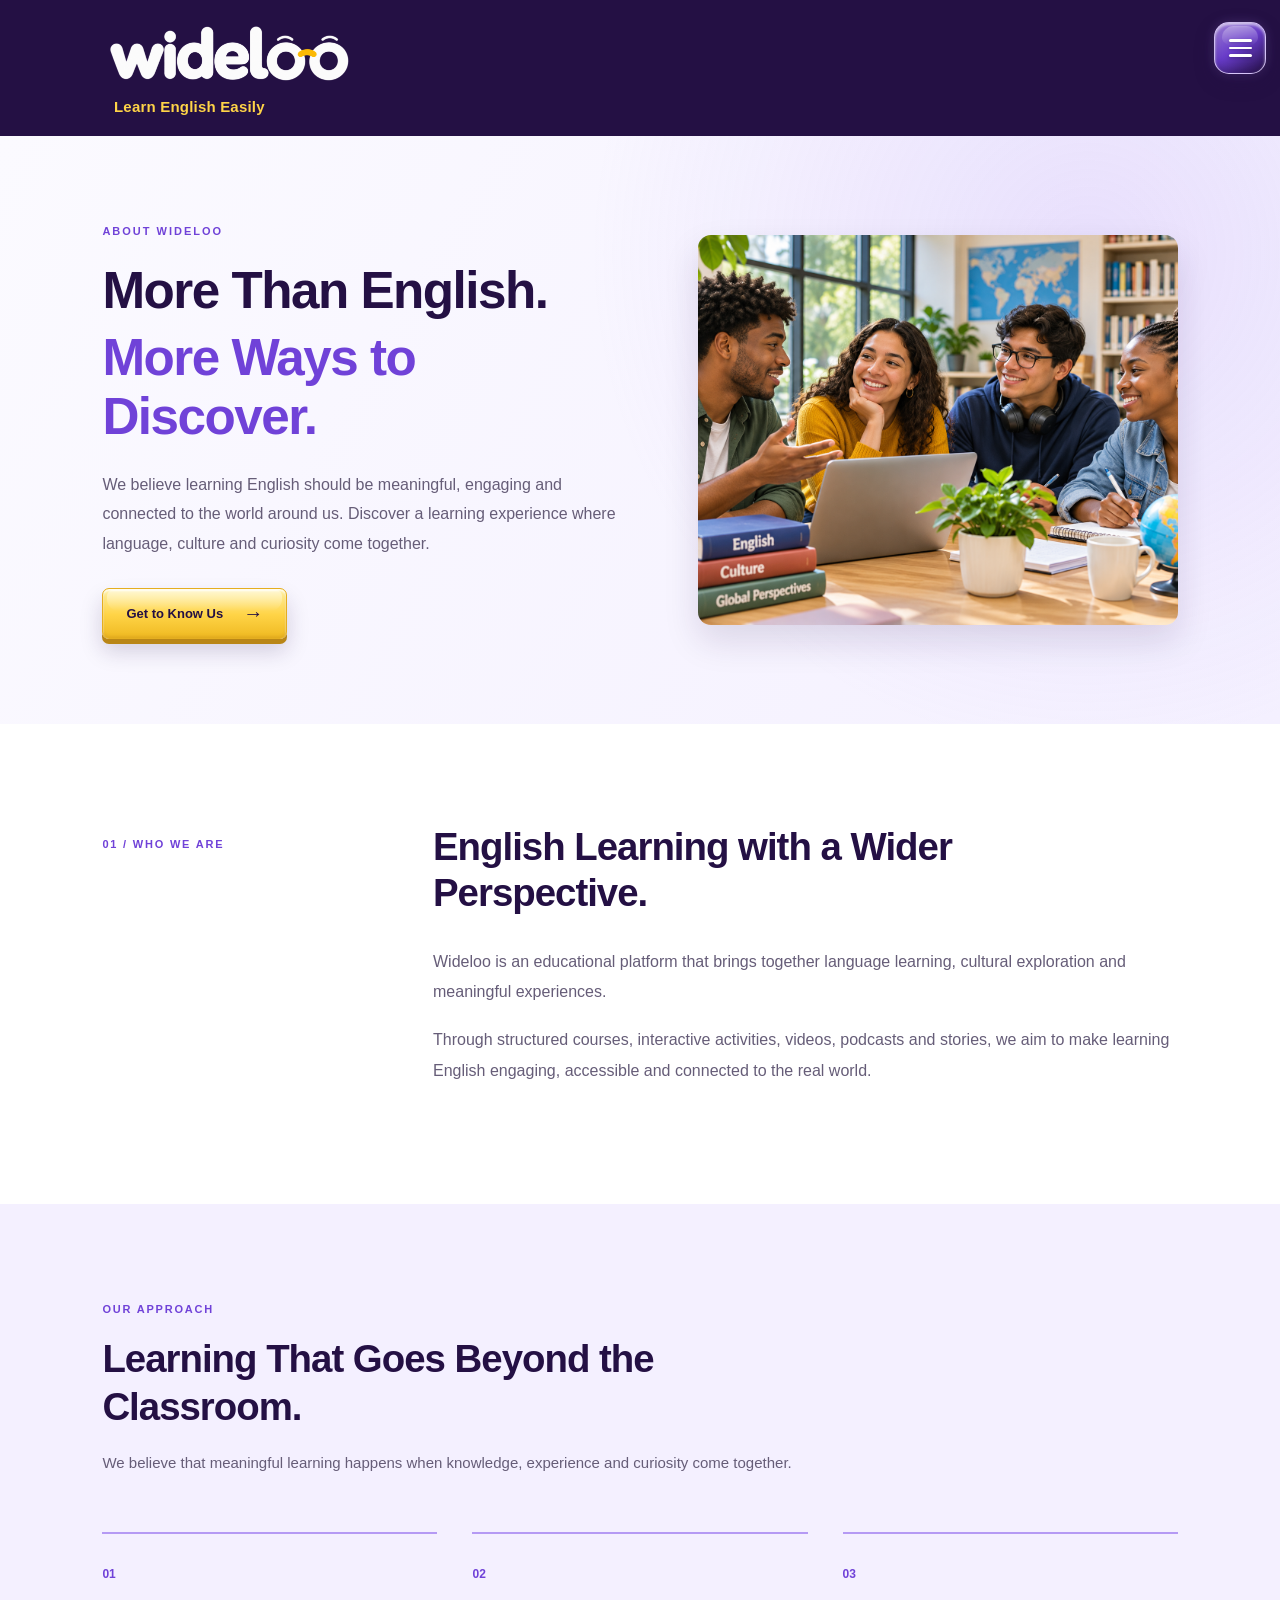
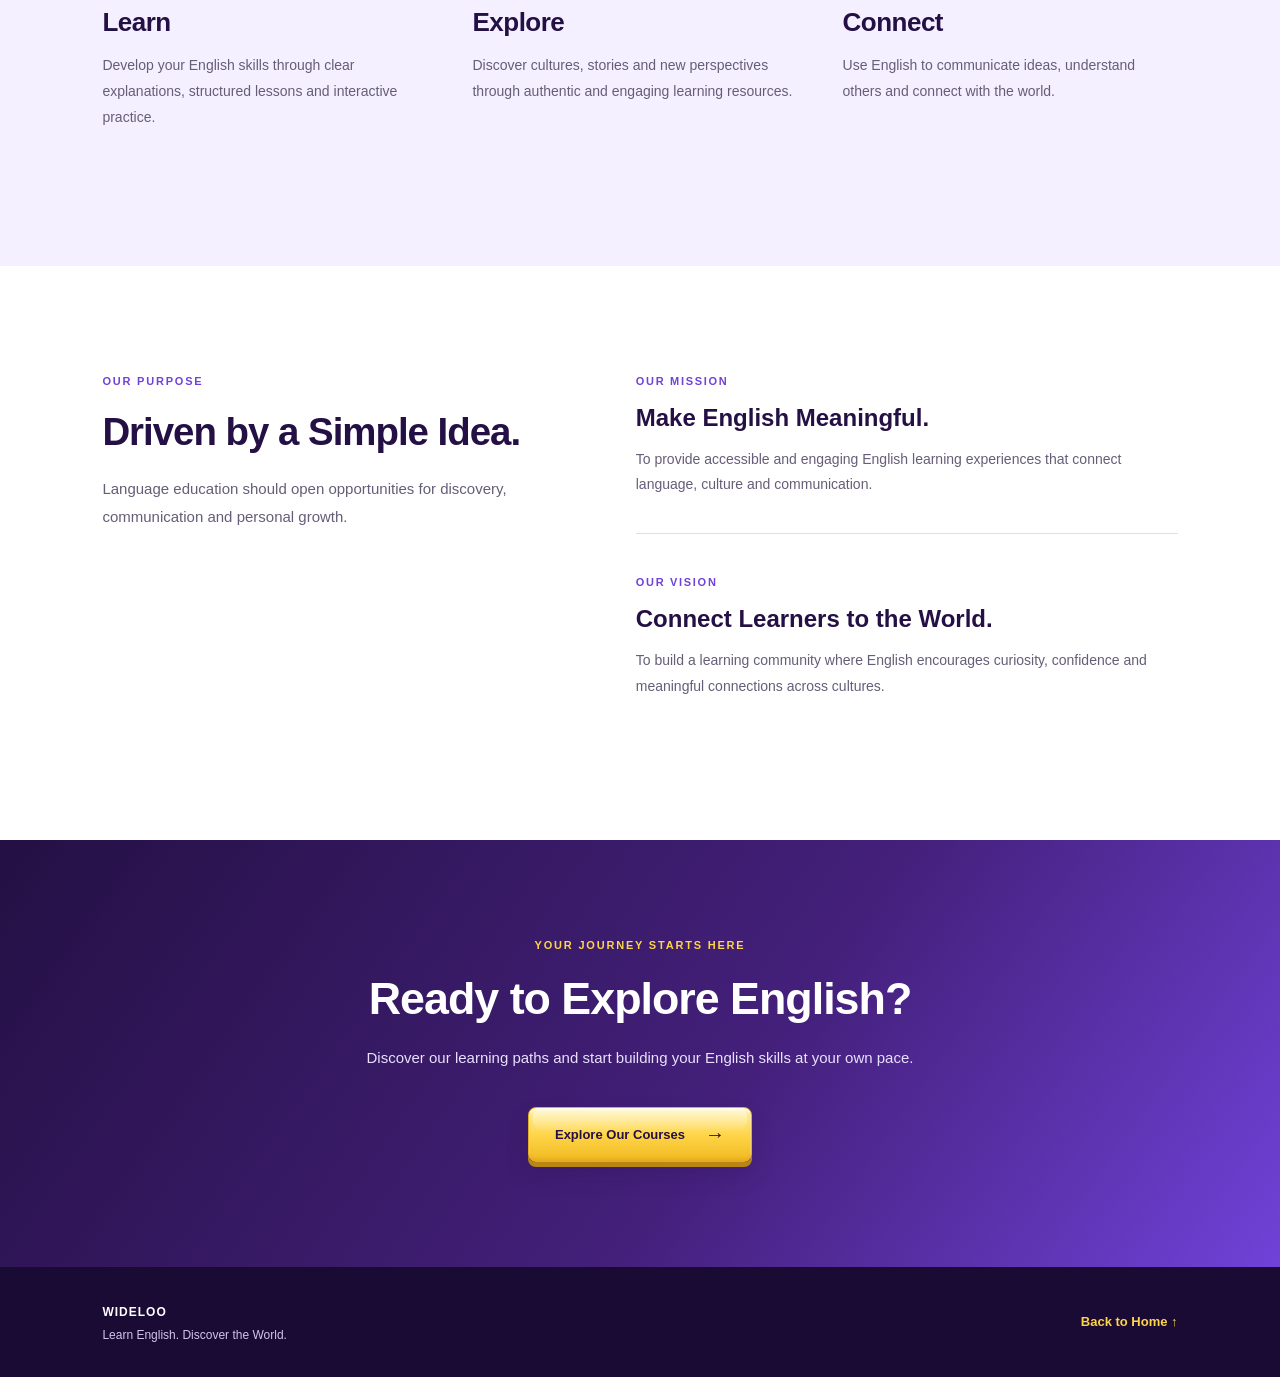
<file: about/about.html>
<!DOCTYPE html>
<html lang="en">

<head>
    <meta charset="UTF-8">
    <meta name="viewport" content="width=device-width, initial-scale=1.0">

    <meta name="description"
          content="Discover the philosophy, mission and vision behind Wideloo.">

    <title>About Us | Wideloo</title>

    <!-- ABOUT US STYLES -->
    <link rel="stylesheet" href="about.css">

    <!-- ABOUT US JAVASCRIPT -->
    <script src="about.js" defer></script>

    <!-- FLOATING NAVIGATION MENU -->
    <link rel="stylesheet" href="../floating-menu.css">
    <script src="../floating-menu.js" defer></script>

</head>

<body>

    <!-- HEADER -->
    <header class="about-header">
        <div class="about-topbar">
            <a href="../index.html" class="about-brand" aria-label="Wideloo - Home">
                <img src="../images/wideloo-logo.png" class="wideloo-logo" alt="Wideloo">
            </a>
            <p class="about-header-motto">Learn English Easily</p>
        </div>
    </header>

    <main>

        <!-- ABOUT HERO -->
<section class="about-hero">

    <div class="about-hero-content">

        <span class="eyebrow">ABOUT WIDELOO</span>

        <h1>
            More Than English.
            <span>More Ways to Discover.</span>
        </h1>

        <p>
            We believe learning English should be meaningful,
            engaging and connected to the world around us.
            Discover a learning experience where language,
            culture and curiosity come together.
        </p>

        <a href="#our-story" class="about-primary-button">
            Get to Know Us
            <span aria-hidden="true">→</span>
        </a>

    </div>

    <div class="about-hero-image">

        <img
            src="../images/about-learning.png"
            alt="Students collaborating and learning English together"
            loading="eager"
        >

    </div>

</section>

        
<!-- WHO WE ARE -->
<section id="our-story" class="about-introduction">

    <div class="about-section-label">
        <span>01 / WHO WE ARE</span>
    </div>

    <div class="about-introduction-content">

        <h2>English Learning with a Wider Perspective.</h2>

        <p>
            Wideloo is an educational
            platform that brings together language learning,
            cultural exploration and meaningful experiences.
        </p>

        <p>
            Through structured courses, interactive activities,
            videos, podcasts and stories, we aim to make
            learning English engaging, accessible and
            connected to the real world.
        </p>

    </div>

</section>


<!-- OUR APPROACH -->
<section class="about-approach">

    <div class="about-section-heading">

        <span class="about-small-label">OUR APPROACH</span>

        <h2>Learning That Goes Beyond the Classroom.</h2>

        <p>
            We believe that meaningful learning happens when
            knowledge, experience and curiosity come together.
        </p>

    </div>

    <div class="about-approach-grid">

        <article class="approach-item">

            <span class="approach-number">01</span>

            <h3>Learn</h3>

            <p>
                Develop your English skills through clear
                explanations, structured lessons and
                interactive practice.
            </p>

        </article>

        <article class="approach-item">

            <span class="approach-number">02</span>

            <h3>Explore</h3>

            <p>
                Discover cultures, stories and new
                perspectives through authentic and
                engaging learning resources.
            </p>

        </article>

        <article class="approach-item">

            <span class="approach-number">03</span>

            <h3>Connect</h3>

            <p>
                Use English to communicate ideas,
                understand others and connect
                with the world.
            </p>

        </article>

    </div>

</section>

<!-- MISSION AND VISION -->
<section class="about-purpose">

    <div class="about-purpose-intro">

        <span class="about-small-label">OUR PURPOSE</span>

        <h2>Driven by a Simple Idea.</h2>

        <p>
            Language education should open opportunities
            for discovery, communication and personal growth.
        </p>

    </div>

    <div class="about-purpose-content">

        <div class="purpose-item">

            <span>OUR MISSION</span>

            <h3>Make English Meaningful.</h3>

            <p>
                To provide accessible and engaging English
                learning experiences that connect language,
                culture and communication.
            </p>

        </div>

        <div class="purpose-item">

            <span>OUR VISION</span>

            <h3>Connect Learners to the World.</h3>

            <p>
                To build a learning community where English
                encourages curiosity, confidence and
                meaningful connections across cultures.
            </p>

        </div>

    </div>

</section>

<!-- FINAL INVITATION -->
<section class="about-final">

    <span class="about-small-label">YOUR JOURNEY STARTS HERE</span>

    <h2>Ready to Explore English?</h2>

    <p>
        Discover our learning paths and start building
        your English skills at your own pace.
    </p>

    <a href="../courses/courses.html" class="about-primary-button">
        Explore Our Courses
        <span aria-hidden="true">→</span>
    </a>

</section>

    </main>

    <footer class="about-footer">

        <div>
            <strong>WIDELOO</strong>
            <p>Learn English. Discover the World.</p>
        </div>

        <a href="../index.html">Back to Home ↑</a>

    </footer>

</body>
</html>
</file>
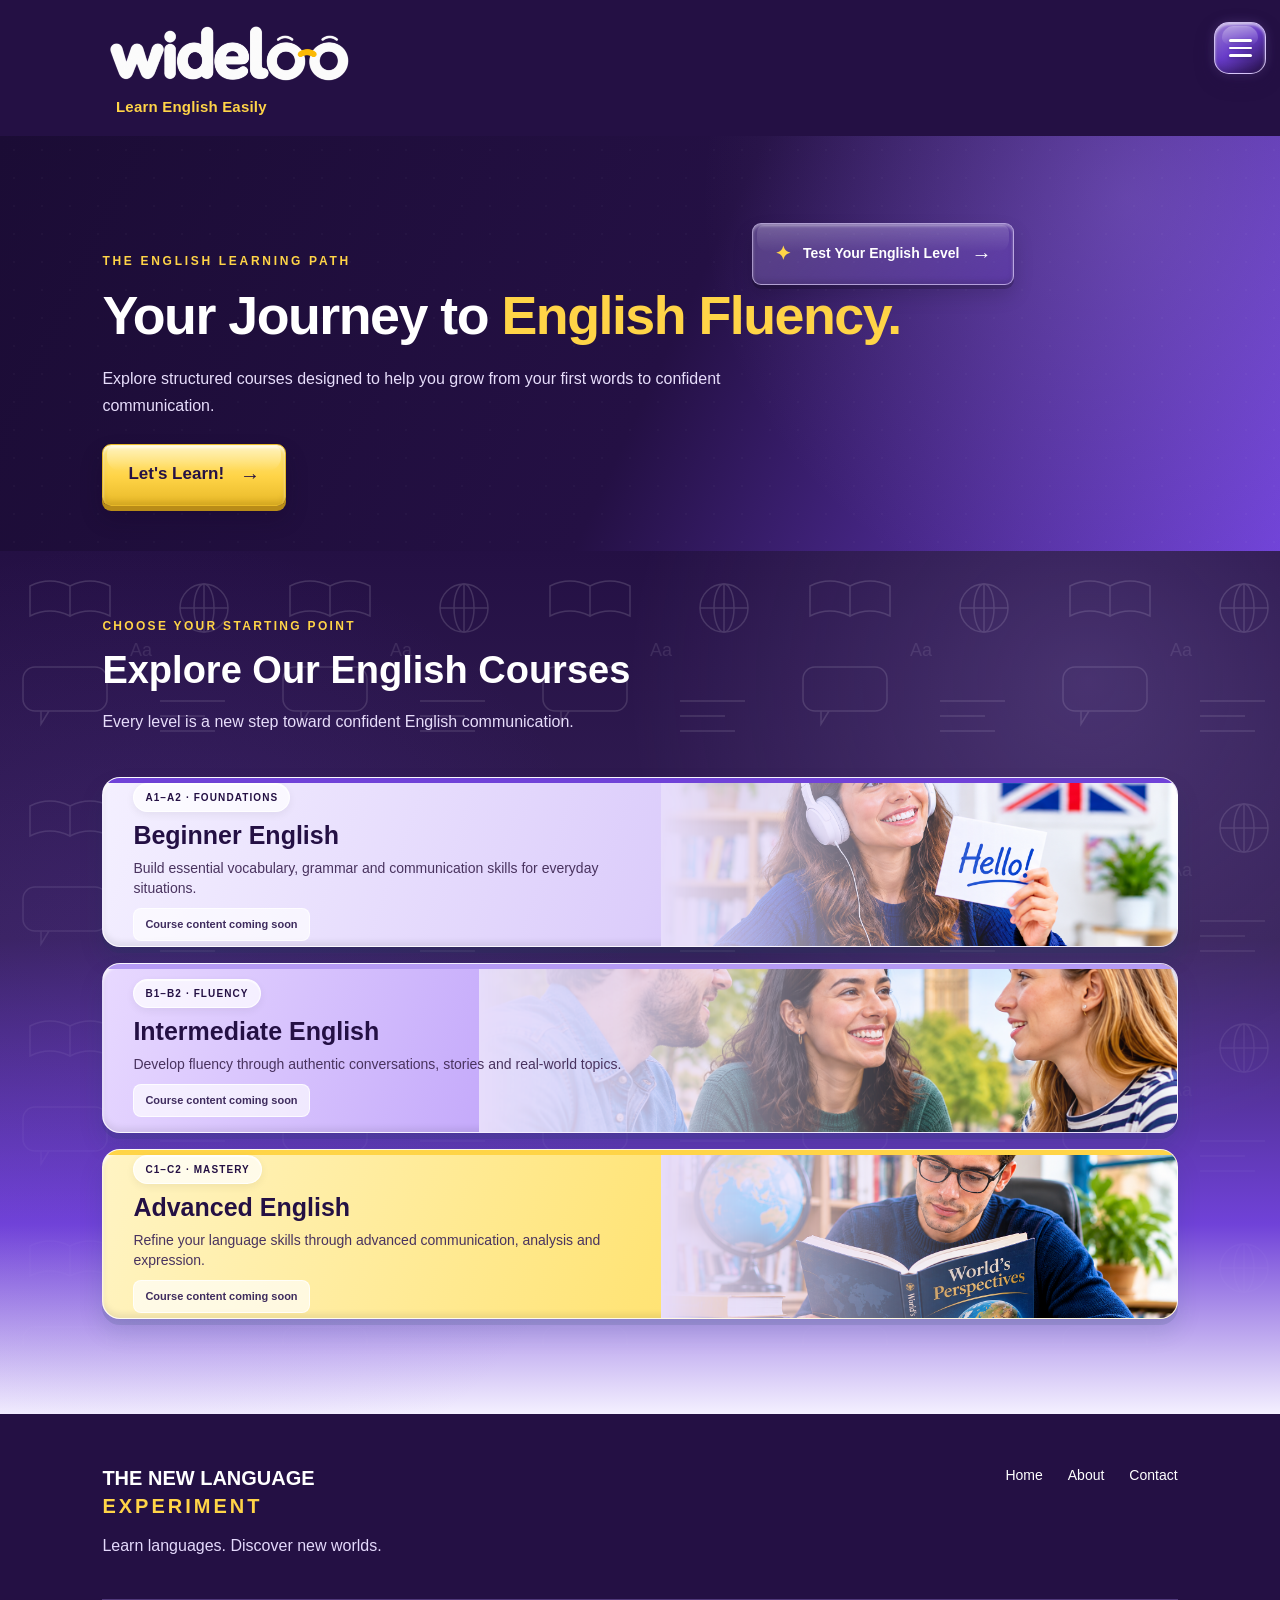
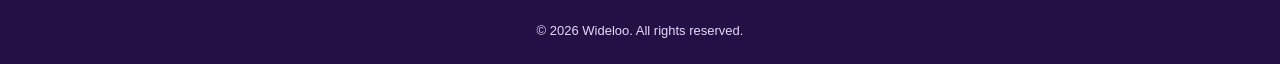
<file: courses/courses.html>
<!DOCTYPE html>
<html lang="en">

<head>
    <meta charset="UTF-8">
    <meta name="viewport"
          content="width=device-width, initial-scale=1.0">

    <meta name="description"
          content="Explore English courses from beginner to advanced at Wideloo. Learn English Easily.">

    <title>Courses | Wideloo</title>

    <!-- MAIN STYLES -->
    <link rel="stylesheet" href="../style.css">
    <link rel="stylesheet" href="courses.css">

    <!-- FLOATING NAVIGATION MENU -->
    <link rel="stylesheet" href="../floating-menu.css">
    <script src="../floating-menu.js" defer></script>
    <script src="courses.js" defer></script>

</head>

<body>

  
<!-- WIDELOO BRAND HEADER -->
<header class="courses-header">
    <div class="site-header-banner">
        <a href="../index.html" class="site-header-brand" aria-label="Wideloo - Home">
            <img class="wideloo-logo" src="../images/wideloo-logo.png" alt="Wideloo">
        </a>
        <p class="site-header-motto">Learn English Easily</p>
    </div>
</header>

    <main>

        <!-- COURSES INTRODUCTION -->

        <section class="courses-hero">

            <div class="courses-hero-content">

                <span class="courses-eyebrow">
                    THE ENGLISH LEARNING PATH
                </span>

                <h1>
                    Your Journey to
                    <span>English Fluency.</span>
                </h1>

                <p>
                    Explore structured courses designed
                    to help you grow from your first words
                    to confident communication.
                </p>
                
<div class="courses-hero-actions">

    <a href="#course-path"
       class="courses-hero-button">
        Let's Learn!
        <span aria-hidden="true">→</span>
    </a>

<a href="../diagnostic/diagnostic.html"
   class="courses-diagnostic-button"
   aria-label="Test Your English Level"
   title="Discover your English level">

    <span class="diagnostic-icon" aria-hidden="true">✦</span>

    <span class="diagnostic-text">
        Test Your English Level
    </span>

    <span class="diagnostic-arrow" aria-hidden="true">→</span>

</a>

</div>

            </div>

        </section>

        <!-- COURSE PATH -->

        <section id="course-path" class="courses-section">

            <div class="courses-section-heading">

                <span class="courses-section-label">
                    CHOOSE YOUR STARTING POINT
                </span>

                <h2>Explore Our English Courses</h2>

                <p>
                    Every level is a new step toward
                    confident English communication.
                </p>

            </div>

            <div class="courses-grid">

                <!-- BEGINNER -->

                <article class="course-path-card beginner">

                    <div class="course-path-image">
                        <img src="../images/level 1.png"
                             alt="Beginner English learning">
                    </div>

                    <div class="course-path-content">

                        <span class="course-path-level">
                            A1–A2 · FOUNDATIONS
                        </span>

                        <h3>Beginner English</h3>

                        <p>
                            Build essential vocabulary,
                            grammar and communication
                            skills for everyday situations.
                        </p>

                        <span class="course-path-status">
                            Course content coming soon
                        </span>

                    </div>

                </article>

                <!-- INTERMEDIATE -->

                <article class="course-path-card intermediate">

                    <div class="course-path-image">
                        <img src="../images/level 2.png"
                             alt="Intermediate English learning">
                    </div>

                    <div class="course-path-content">

                        <span class="course-path-level">
                            B1–B2 · FLUENCY
                        </span>

                        <h3>Intermediate English</h3>

                        <p>
                            Develop fluency through
                            authentic conversations,
                            stories and real-world topics.
                        </p>

                        <span class="course-path-status">
                            Course content coming soon
                        </span>

                    </div>

                </article>

                <!-- ADVANCED -->

                <article class="course-path-card advanced">

                    <div class="course-path-image">
                        <img src="../images/level 3.png"
                             alt="Advanced English learning">
                    </div>

                    <div class="course-path-content">

                        <span class="course-path-level">
                            C1–C2 · MASTERY
                        </span>

                        <h3>Advanced English</h3>

                        <p>
                            Refine your language skills
                            through advanced communication,
                            analysis and expression.
                        </p>

                        <span class="course-path-status">
                            Course content coming soon
                        </span>

                    </div>

                </article>

            </div>

        </section>

    </main>

    <!-- FOOTER -->

    <footer>

        <div class="footer-content">

            <div class="footer-logo">
                <h3>
                    THE NEW LANGUAGE
                    <span>EXPERIMENT</span>
                </h3>

                <p>
                    Learn languages.
                    Discover new worlds.
                </p>
            </div>

            <div class="footer-links">
                <a href="../index.html">Home</a>
                <a href="../index.html#about">About</a>
                <a href="../index.html#contact">Contact</a>
            </div>

        </div>

        <div class="copyright">
            <p>
                © 2026 Wideloo.
                All rights reserved.
            </p>
        </div>

    </footer>

</body>
</html>
</file>
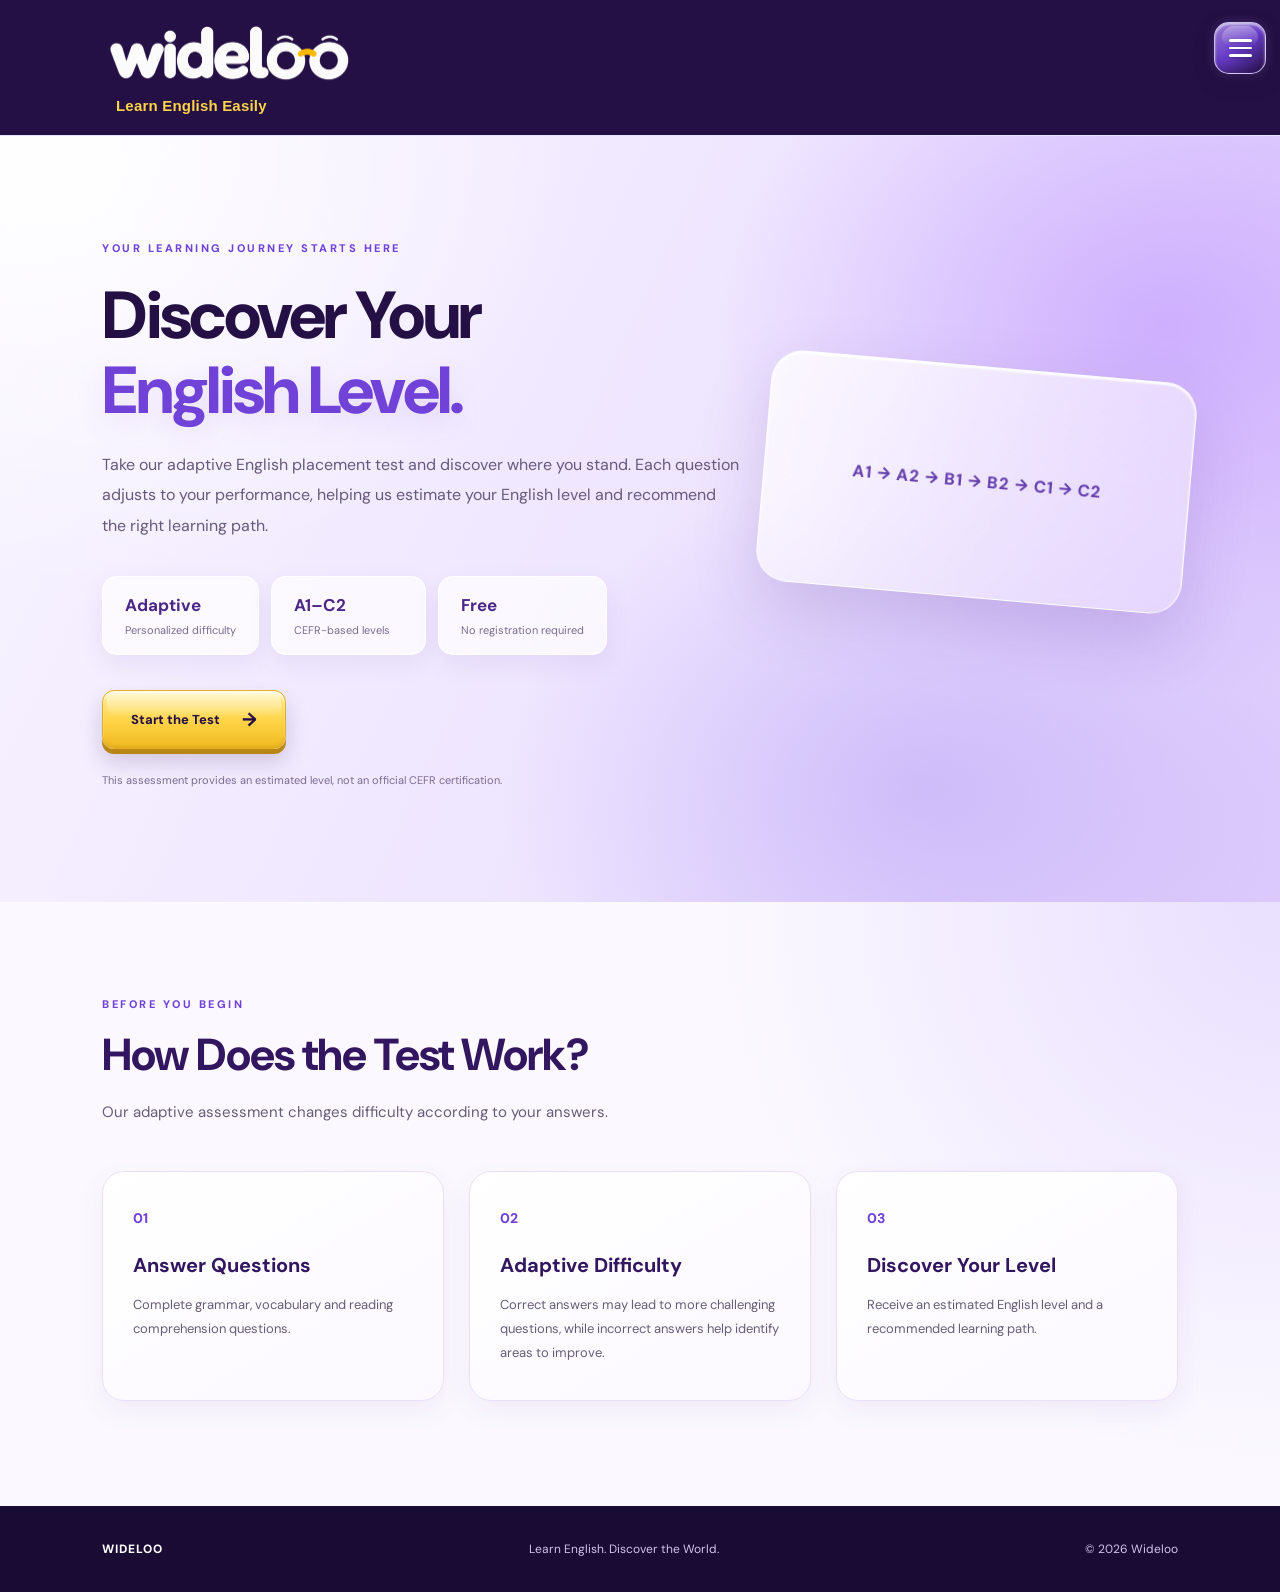
<file: diagnostic/diagnostic.html>
<!DOCTYPE html>
<html lang="en">

<head>
    <meta charset="UTF-8">

    <meta name="viewport"
          content="width=device-width, initial-scale=1.0">

    <meta name="description"
          content="Discover your English level with Wideloo adaptive placement test.">

    <title>
        English Level Test | Wideloo
    </title>

    <!-- DIAGNOSTIC STYLES -->
    <link rel="stylesheet" href="diagnostic.css">

    <!-- DIAGNOSTIC JAVASCRIPT -->
    <script src="diagnostic.js" defer></script>

    <!-- FLOATING NAVIGATION MENU -->
    <link rel="stylesheet" href="../floating-menu.css">
    <script src="../floating-menu.js" defer></script>

</head>

<body>
    <!-- WIDELOO HEADER -->
    <header class="diagnostic-header site-header-banner">
        <a href="../index.html" class="site-header-brand" aria-label="Wideloo - Home">
            <img class="wideloo-logo" src="../images/wideloo-logo.png" alt="Wideloo">
        </a>
        <p class="site-header-motto">Learn English Easily</p>
    </header>
    <main>

        <!-- INTRODUCTION -->
        <section class="diagnostic-intro"
                 id="diagnostic-intro">

            <div class="intro-content">

                <span class="diagnostic-eyebrow">
                    YOUR LEARNING JOURNEY STARTS HERE
                </span>

                <h1>
                    Discover Your
                    <span>English Level.</span>
                </h1>

                <p class="intro-description">
                    Take our adaptive English placement test
                    and discover where you stand.

                    Each question adjusts to your performance,
                    helping us estimate your English level
                    and recommend the right learning path.
                </p>

                <div class="test-features">

                    <div class="feature">
                        <strong>Adaptive</strong>
                        <span>Personalized difficulty</span>
                    </div>

                    <div class="feature">
                        <strong>A1–C2</strong>
                        <span>CEFR-based levels</span>
                    </div>

                    <div class="feature">
                        <strong>Free</strong>
                        <span>No registration required</span>
                    </div>

                </div>

                <button class="start-test-button"
                        id="startTestButton"
                        type="button">

                    Start the Test
                    <span aria-hidden="true">→</span>

                </button>

                <p class="test-note">
                    This assessment provides an estimated
                    level, not an official CEFR certification.
                </p>

            </div>

        </section>


        <!-- INSTRUCTIONS -->
        <section class="test-instructions"
                 id="test-instructions">

            <div class="section-heading">

                <span class="section-eyebrow">
                    BEFORE YOU BEGIN
                </span>

                <h2>How Does the Test Work?</h2>

                <p>
                    Our adaptive assessment changes
                    difficulty according to your answers.
                </p>

            </div>

            <div class="instructions-grid">

                <article class="instruction-card">
                    <span class="instruction-number">01</span>

                    <h3>Answer Questions</h3>

                    <p>
                        Complete grammar, vocabulary
                        and reading comprehension questions.
                    </p>
                </article>

                <article class="instruction-card">
                    <span class="instruction-number">02</span>

                    <h3>Adaptive Difficulty</h3>

                    <p>
                        Correct answers may lead to more
                        challenging questions, while incorrect
                        answers help identify areas to improve.
                    </p>
                </article>

                <article class="instruction-card">
                    <span class="instruction-number">03</span>

                    <h3>Discover Your Level</h3>

                    <p>
                        Receive an estimated English level
                        and a recommended learning path.
                    </p>
                </article>

            </div>

        </section>


        <!-- TEST INTERFACE -->
        <section class="test-interface"
                 id="test-interface"
                 aria-labelledby="test-title"
                 hidden>

            <div class="test-container">

                <div class="test-topbar">

                    <span class="test-category">
                        ADAPTIVE ASSESSMENT
                    </span>

                    <span id="questionCounter">
                        Question 1
                    </span>

                </div>

                <div class="progress-track"
                     role="progressbar"
                     aria-label="Test progress"
                     aria-valuemin="0"
                     aria-valuemax="100"
                     aria-valuenow="0"
                     id="progressTrack">

                    <div class="progress-fill"
                         id="progressFill"></div>

                </div>

                <div class="question-content">

                    <span class="question-level"
                          id="questionLevel">
                        English Assessment
                    </span>

                    <h2 id="test-title">
                        Choose the correct answer.
                    </h2>

                    <p id="questionText">
                        Your first question will appear here.
                    </p>

                    <div class="answer-options"
                         id="answerOptions">
                    </div>

                    <button class="next-question-button"
                            id="nextQuestionButton"
                            type="button"
                            disabled>

                        Continue
                        <span aria-hidden="true">→</span>

                    </button>

                </div>

            </div>

        </section>


        <!-- RESULTS -->
        <section class="test-results"
                 id="test-results"
                 aria-labelledby="results-title"
                 hidden>

            <div class="results-container">

                <span class="results-eyebrow">
                    ASSESSMENT COMPLETED
                </span>

                <h2 id="results-title">
                    Your English Level
                </h2>

                <div class="result-level"
                     id="resultLevel">
                    --
                </div>

                <p id="resultDescription">
                    Your personalized results
                    will appear here.
                </p>

                <a href="../courses/courses.html"
                   class="recommended-course-button"
                   id="recommendedCourseButton">

                    Explore Recommended Courses
                    <span aria-hidden="true">→</span>

                </a>

                <button class="restart-test-button"
                        id="restartTestButton"
                        type="button">

                    Take the Test Again

                </button>

            </div>

        </section>

    </main>


    <!-- FOOTER -->
    <footer class="diagnostic-footer">

        <div class="footer-brand">
            WIDELOO
        </div>

        <p>
            Learn English. Discover the World.
        </p>

        <span>
            © 2026 Wideloo
        </span>

    </footer>

</body>
</html>
</file>
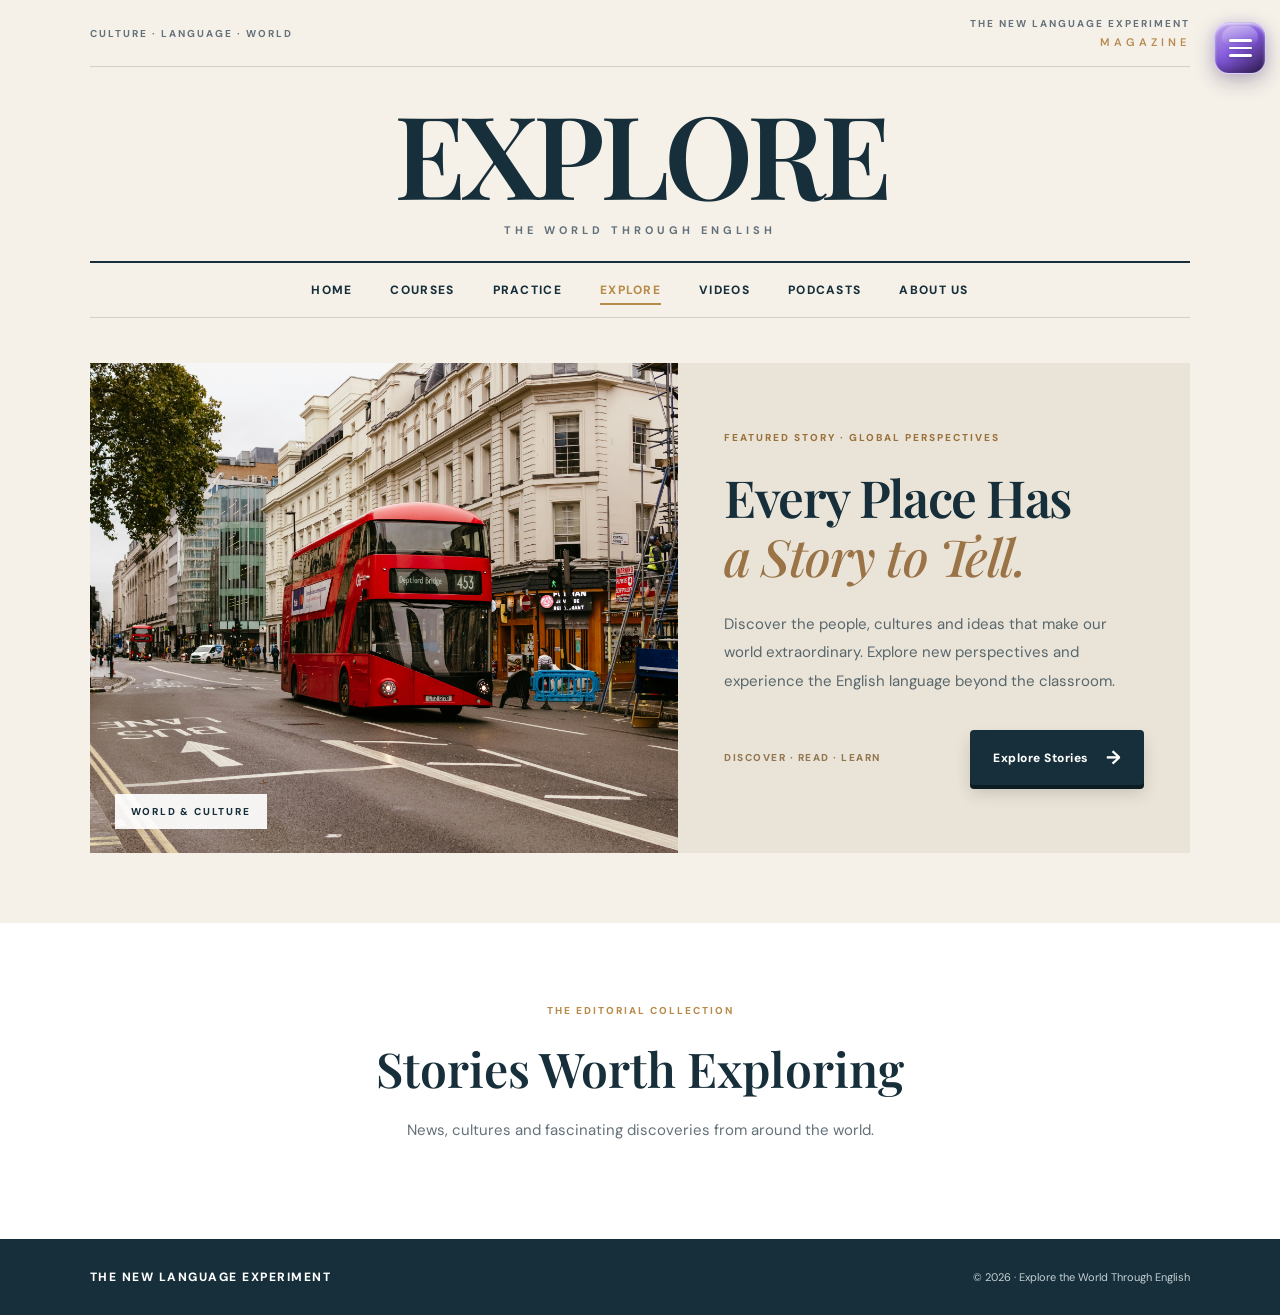
<file: explore/explore.html>
<!DOCTYPE html>
<html lang="en">

<head>
    <meta charset="UTF-8">
    <meta name="viewport"
          content="width=device-width, initial-scale=1.0">

    <meta name="description"
          content="Explore the world through English. Discover global stories, cultures, news and language.">

    <title>Explore | The New Language Experiment</title>

    <!-- EXPLORE STYLES -->
    <link rel="stylesheet" href="explore.css">

    <!-- FLOATING NAVIGATION MENU -->
    <link rel="stylesheet" href="../floating-menu.css">
    <script src="../floating-menu.js" defer></script>

</head>

<body>

    <!-- EDITORIAL HEADER -->
    <header class="explore-header">

        <div class="explore-topline">

            <span>CULTURE · LANGUAGE · WORLD</span>
        <div class="magazine-brand">
            <span class="magazine-name">THE NEW LANGUAGE EXPERIMENT</span>
            <span class="magazine-subtitle">MAGAZINE</span>
        </div>

</div>

        <div class="explore-masthead">
            <a href="explore.html" class="explore-logo">
                EXPLORE
            </a>

            <p>THE WORLD THROUGH ENGLISH</p>
        </div>

        <!-- NAVIGATION -->
        <nav class="explore-nav" aria-label="Main navigation">
            <a href="../index.html#home">Home</a>
            <a href="../courses/courses.html">Courses</a>
            <a href="../practice/practice.html">Practice</a>
            <a href="explore.html" class="active" aria-current="page">Explore</a>
            <a href="../videos/videos.html">Videos</a>
            <a href="../podcasts/podcasts.html">Podcasts</a>
            <a href="../about/about.html">About Us</a>
        </nav>

    </header>

    <main>

        <!-- MAGAZINE COVER -->
        <section class="explore-cover">

            <div class="cover-image">
                <img src="../images/london-news.jpg"
                     alt="A London street with a red double-decker bus">

                <span class="cover-image-label">
                    WORLD & CULTURE
                </span>
            </div>

            <div class="cover-content">

                <span class="cover-category">
                    FEATURED STORY · GLOBAL PERSPECTIVES
                </span>

                <h1>
                    Every Place Has
                    <em>a Story to Tell.</em>
                </h1>

                <p>
                    Discover the people, cultures and ideas
                    that make our world extraordinary.
                    Explore new perspectives and experience
                    the English language beyond the classroom.
                </p>

                <div class="cover-footer">
                    <span>DISCOVER · READ · LEARN</span>
                    <a href="#explore-stories" class="cover-button">
                        Explore Stories
                        <span aria-hidden="true">→</span>
                    </a>
                </div>

            </div>

        </section>

        <!-- FUTURE EDITORIAL CONTENT -->
        <section id="explore-stories" class="explore-stories">

            <div class="stories-heading">
                <span>THE EDITORIAL COLLECTION</span>
                <h2>Stories Worth Exploring</h2>
                <p>
                    News, cultures and fascinating discoveries
                    from around the world.
                </p>
            </div>

        </section>

    </main>

    <footer class="explore-footer">
        <p>THE NEW LANGUAGE EXPERIMENT</p>
        <span>© 2026 · Explore the World Through English</span>
    </footer>

</body>
</html>
</file>
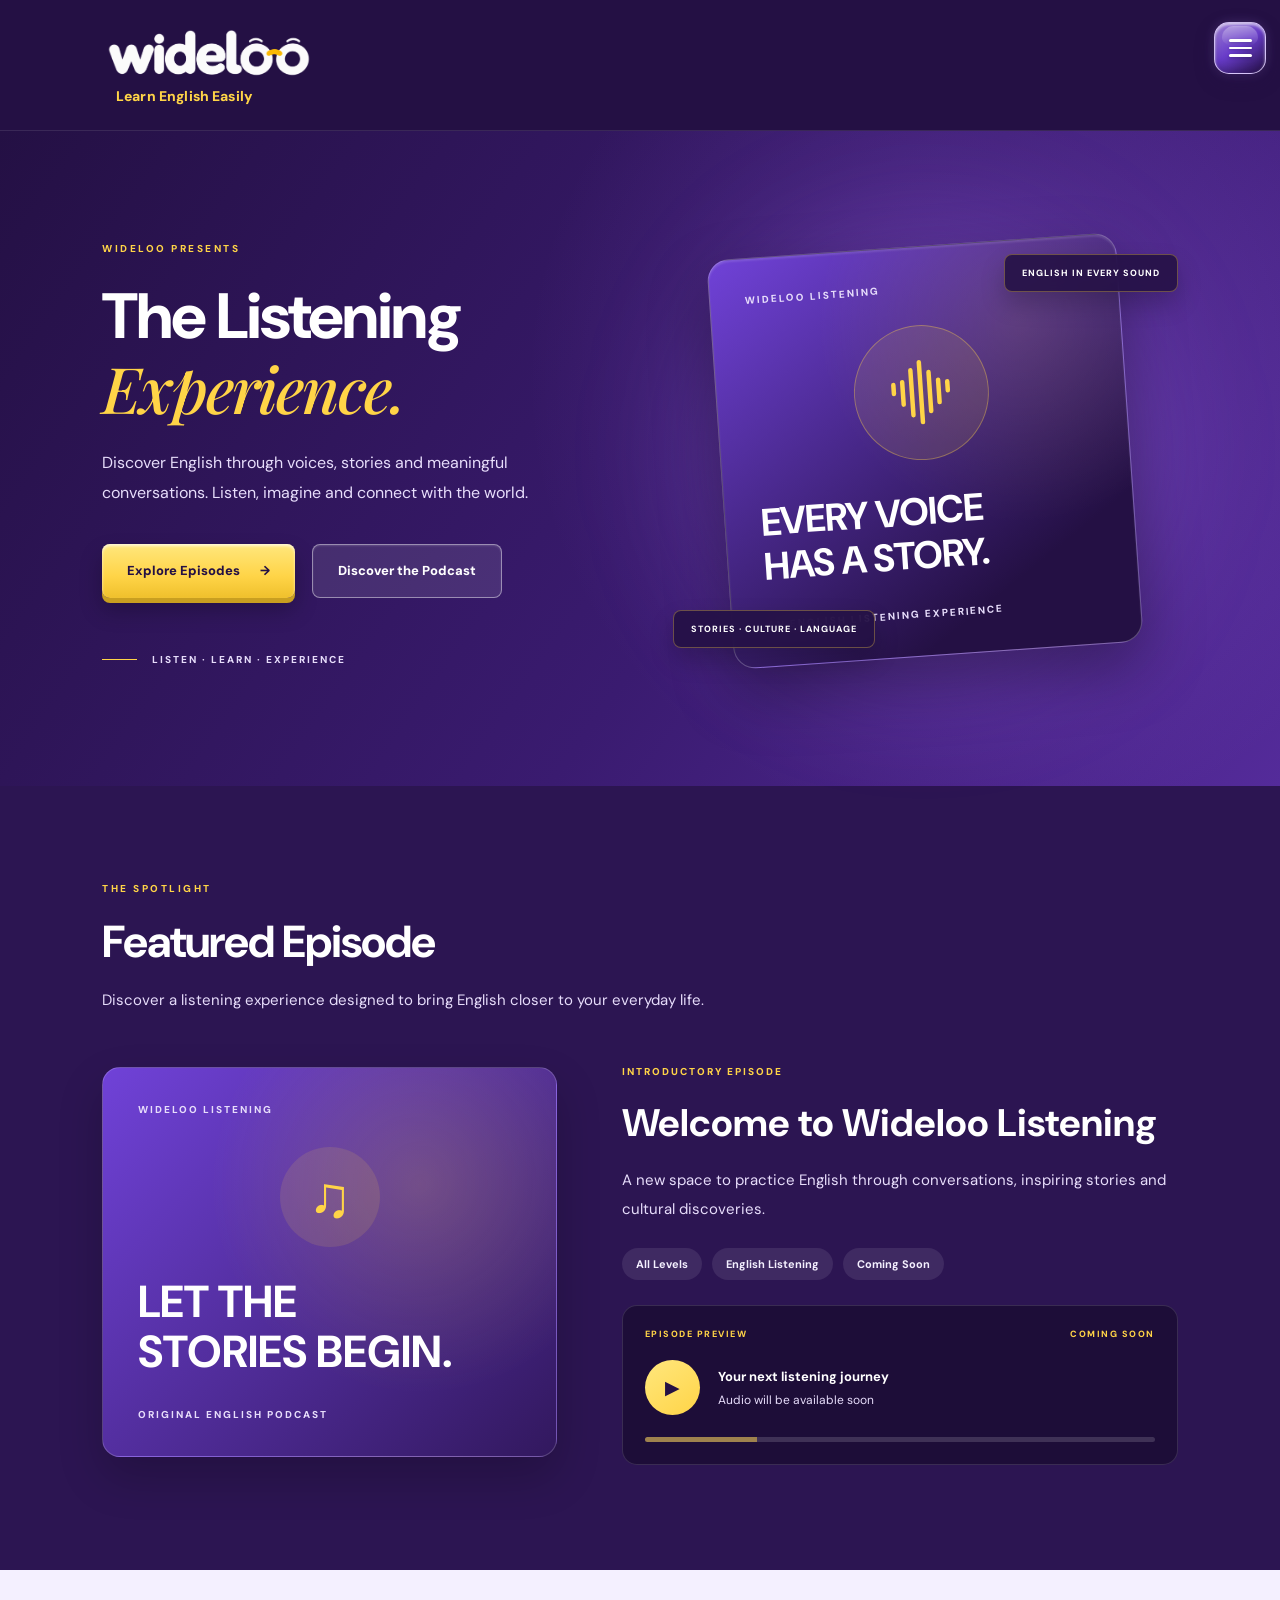
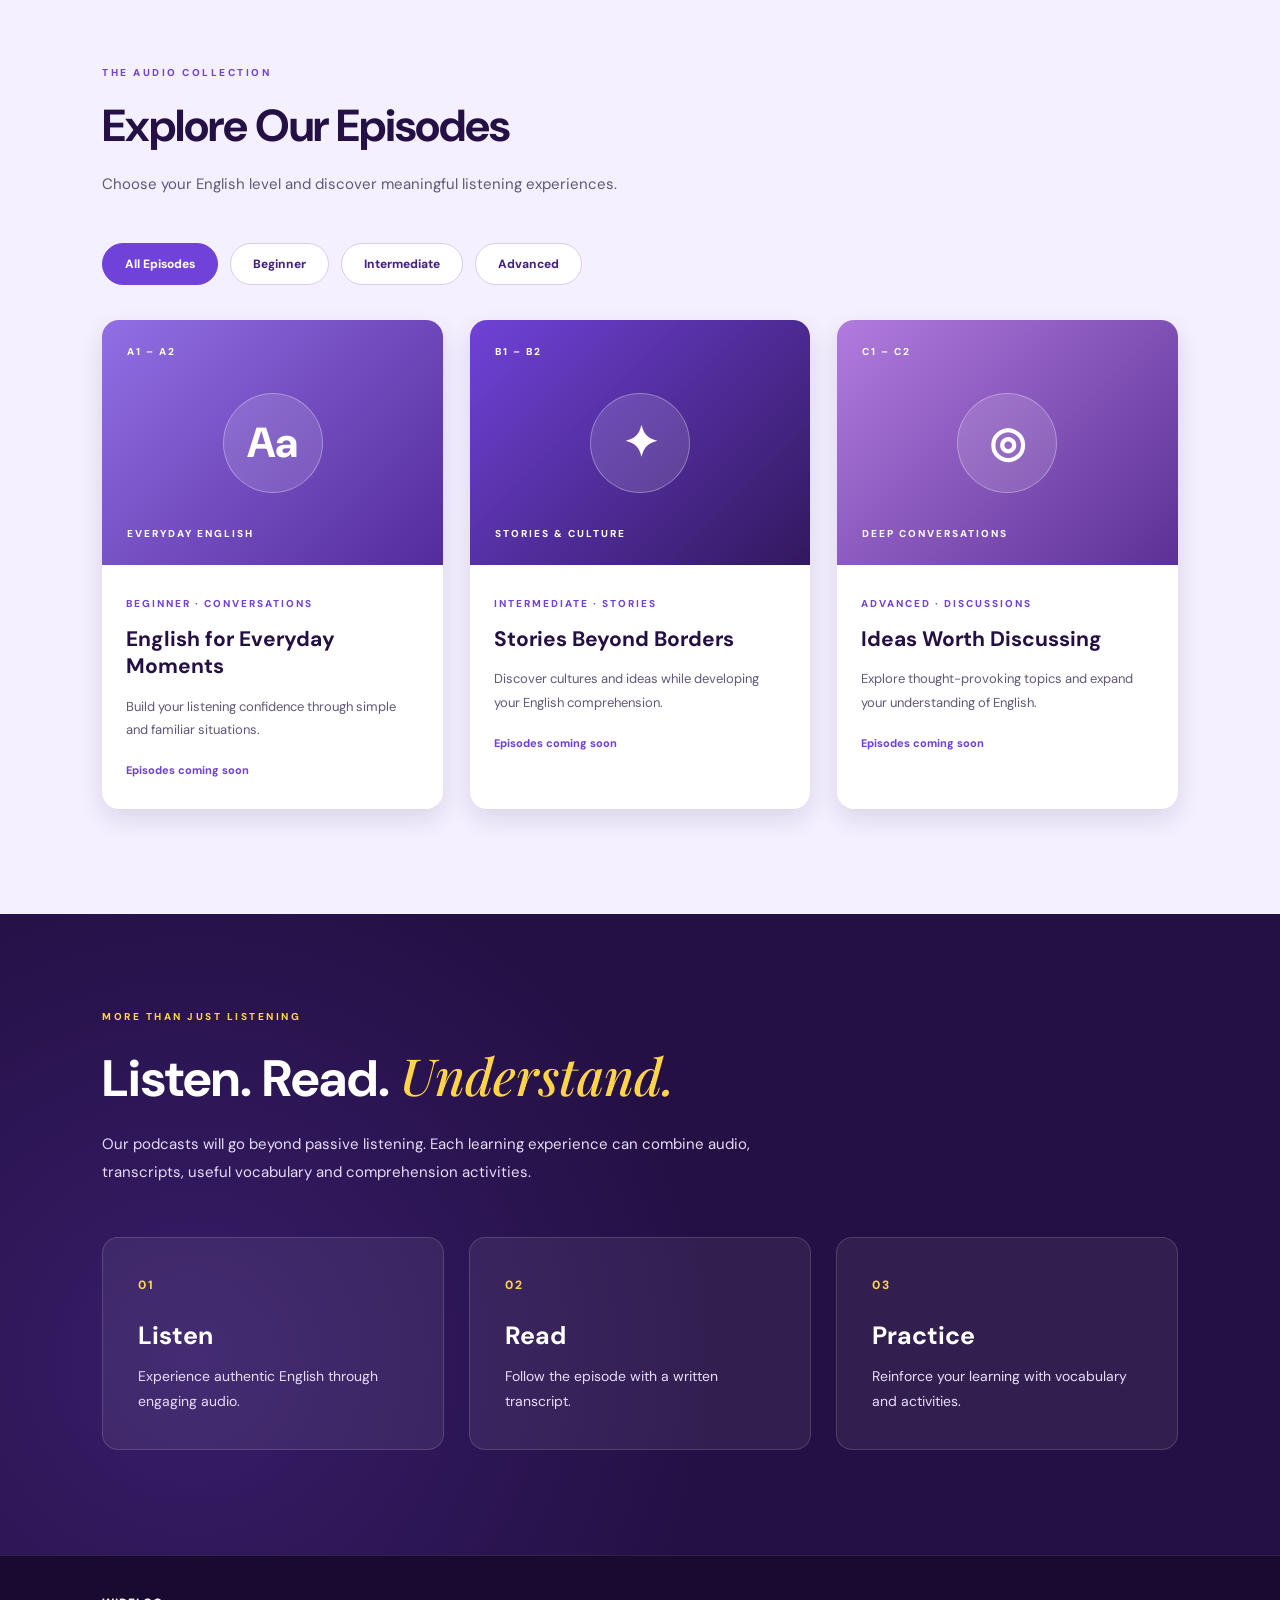
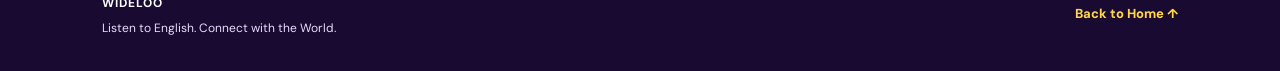
<file: podcasts/podcasts.html>
<!DOCTYPE html>
<html lang="en">

<head>
    <meta charset="UTF-8">
    <meta name="viewport" content="width=device-width, initial-scale=1.0">

    <meta name="description"
          content="Improve your English listening skills through podcasts, stories and conversations at Wideloo.">

    <title>Podcasts | Wideloo</title>

    <!-- PODCASTS STYLES -->
    <link rel="stylesheet" href="podcasts.css">

    <!-- PODCASTS JAVASCRIPT -->
    <script src="podcasts.js" defer></script>

    <!-- FLOATING NAVIGATION MENU -->
    <link rel="stylesheet" href="../floating-menu.css">
    <script src="../floating-menu.js" defer></script>

</head>

<body>

    <!-- HEADER -->
    <header class="podcast-header">
        <div class="site-header-banner">
            <a href="../index.html" class="site-header-brand" aria-label="Wideloo — Back to Home">
                <img class="wideloo-logo" src="../images/wideloo-logo.png" alt="Wideloo">
            </a>
            <p class="site-header-motto">Learn English Easily</p>
        </div>
    </header>

    <main>

        <!-- HERO -->
        <section class="podcast-hero">

            <div class="hero-copy">

                <span class="hero-eyebrow">
                    WIDELOO PRESENTS
                </span>

                <h1>
                    The Listening
                    <em>Experience.</em>
                </h1>

                <p>
                    Discover English through voices, stories
                    and meaningful conversations. Listen,
                    imagine and connect with the world.
                </p>

                <div class="hero-actions">

                    <a href="#episodes" class="podcast-primary-button">
                        Explore Episodes
                        <span aria-hidden="true">→</span>
                    </a>

                    <a href="#featured-episode"
                       class="podcast-secondary-button">
                        Discover the Podcast
                    </a>

                </div>

                <div class="hero-bottom-note">
                    <span class="note-line"></span>
                    LISTEN · LEARN · EXPERIENCE
                </div>

            </div>

            <div class="hero-artwork">

                <div class="artwork-glow"></div>

                <div class="artwork-card">

                    <span class="artwork-top">
                        WIDELOO LISTENING
                    </span>

                    <div class="artwork-symbol" aria-hidden="true">
                        <svg viewBox="0 0 120 120" fill="none">
                            <path d="M24 60V48M36 75V45M48 90V30M60 100V20M72 86V34M84 75V45M96 60V48"
                                  stroke="currentColor"
                                  stroke-width="6"
                                  stroke-linecap="round"/>
                        </svg>
                    </div>

                    <h2>EVERY VOICE<br>HAS A STORY.</h2>

                    <span class="artwork-bottom">
                        AN ENGLISH LISTENING EXPERIENCE
                    </span>

                </div>

                <span class="floating-label floating-one">
                    ENGLISH IN EVERY SOUND
                </span>

                <span class="floating-label floating-two">
                    STORIES · CULTURE · LANGUAGE
                </span>

            </div>

        </section>

        <!-- FEATURED EPISODE -->
        <section id="featured-episode" class="featured-section">

            <div class="section-heading">
                <span class="section-eyebrow">THE SPOTLIGHT</span>
                <h2>Featured Episode</h2>
                <p>
                    Discover a listening experience designed
                    to bring English closer to your everyday life.
                </p>
            </div>

            <div class="featured-layout">

                <div class="featured-cover">

                    <span class="featured-cover-top">
                        WIDELOO LISTENING
                    </span>

                    <div class="featured-cover-icon" aria-hidden="true">
                        ♫
                    </div>

                    <h3>LET THE<br>STORIES BEGIN.</h3>

                    <span class="featured-cover-bottom">
                        ORIGINAL ENGLISH PODCAST
                    </span>

                </div>

                <div class="featured-info">

                    <span class="episode-category">
                        INTRODUCTORY EPISODE
                    </span>

                    <h3>Welcome to Wideloo Listening</h3>

                    <p>
                        A new space to practice English through
                        conversations, inspiring stories and
                        cultural discoveries.
                    </p>

                    <div class="episode-tags">
                        <span>All Levels</span>
                        <span>English Listening</span>
                        <span>Coming Soon</span>
                    </div>

                    <!-- AUDIO PLAYER PLACEHOLDER -->
                    <div class="audio-player-preview">

                        <div class="audio-preview-top">
                            <span>EPISODE PREVIEW</span>
                            <span>COMING SOON</span>
                        </div>

                        <div class="audio-preview-content">
                            <div class="audio-preview-play" aria-hidden="true">
                                ▶
                            </div>

                            <div class="audio-preview-lines">
                                <strong>Your next listening journey</strong>
                                <span>Audio will be available soon</span>
                            </div>
                        </div>

                        <div class="audio-progress-preview">
                            <span></span>
                        </div>

                    </div>

                </div>

            </div>

        </section>

        <!-- EPISODE LIBRARY -->
        <section id="episodes" class="episodes-section">

            <div class="section-heading">
                <span class="section-eyebrow">THE AUDIO COLLECTION</span>
                <h2>Explore Our Episodes</h2>
                <p>
                    Choose your English level and discover
                    meaningful listening experiences.
                </p>
            </div>

            <!-- FILTERS -->
            <div class="episode-filters" aria-label="Filter episodes">

                <button class="episode-filter active"
                        data-level="all" aria-pressed="true">
                    All Episodes
                </button>

                <button class="episode-filter"
                        data-level="beginner" aria-pressed="false">
                    Beginner
                </button>

                <button class="episode-filter"
                        data-level="intermediate" aria-pressed="false">
                    Intermediate
                </button>

                <button class="episode-filter"
                        data-level="advanced" aria-pressed="false">
                    Advanced
                </button>

            </div>

            <div class="episodes-grid">

                <article class="episode-card" data-level="beginner">

                    <div class="episode-card-art art-beginner">
                        <span class="art-level">A1 – A2</span>
                        <div class="art-symbol" aria-hidden="true">Aa</div>
                        <span class="art-bottom">EVERYDAY ENGLISH</span>
                    </div>

                    <div class="episode-card-body">
                        <span class="card-category">BEGINNER · CONVERSATIONS</span>
                        <h3>English for Everyday Moments</h3>
                        <p>
                            Build your listening confidence through
                            simple and familiar situations.
                        </p>
                        <span class="episode-coming">Episodes coming soon</span>
                    </div>

                </article>

                <article class="episode-card" data-level="intermediate">

                    <div class="episode-card-art art-intermediate">
                        <span class="art-level">B1 – B2</span>
                        <div class="art-symbol" aria-hidden="true">✦</div>
                        <span class="art-bottom">STORIES & CULTURE</span>
                    </div>

                    <div class="episode-card-body">
                        <span class="card-category">INTERMEDIATE · STORIES</span>
                        <h3>Stories Beyond Borders</h3>
                        <p>
                            Discover cultures and ideas while
                            developing your English comprehension.
                        </p>
                        <span class="episode-coming">Episodes coming soon</span>
                    </div>

                </article>

                <article class="episode-card" data-level="advanced">

                    <div class="episode-card-art art-advanced">
                        <span class="art-level">C1 – C2</span>
                        <div class="art-symbol" aria-hidden="true">◎</div>
                        <span class="art-bottom">DEEP CONVERSATIONS</span>
                    </div>

                    <div class="episode-card-body">
                        <span class="card-category">ADVANCED · DISCUSSIONS</span>
                        <h3>Ideas Worth Discussing</h3>
                        <p>
                            Explore thought-provoking topics
                            and expand your understanding of English.
                        </p>
                        <span class="episode-coming">Episodes coming soon</span>
                    </div>

                </article>

            </div>

        </section>

        <!-- LEARNING EXPERIENCE -->
        <section class="learning-section">

            <div class="learning-intro">

                <span class="section-eyebrow">
                    MORE THAN JUST LISTENING
                </span>

                <h2>
                    Listen. Read.
                    <em>Understand.</em>
                </h2>

                <p>
                    Our podcasts will go beyond passive listening.
                    Each learning experience can combine audio,
                    transcripts, useful vocabulary and comprehension
                    activities.
                </p>

            </div>

            <div class="learning-features">

                <div class="learning-feature">
                    <span class="feature-number">01</span>
                    <h3>Listen</h3>
                    <p>
                        Experience authentic English
                        through engaging audio.
                    </p>
                </div>

                <div class="learning-feature">
                    <span class="feature-number">02</span>
                    <h3>Read</h3>
                    <p>
                        Follow the episode with a
                        written transcript.
                    </p>
                </div>

                <div class="learning-feature">
                    <span class="feature-number">03</span>
                    <h3>Practice</h3>
                    <p>
                        Reinforce your learning with
                        vocabulary and activities.
                    </p>
                </div>

            </div>

        </section>

    </main>

    <!-- FOOTER -->
    <footer class="podcast-footer">

        <div>
            <strong>WIDELOO</strong>
            <p>Listen to English. Connect with the World.</p>
        </div>

        <a href="../index.html">
            Back to Home ↑
        </a>

    </footer>

</body>
</html>
</file>
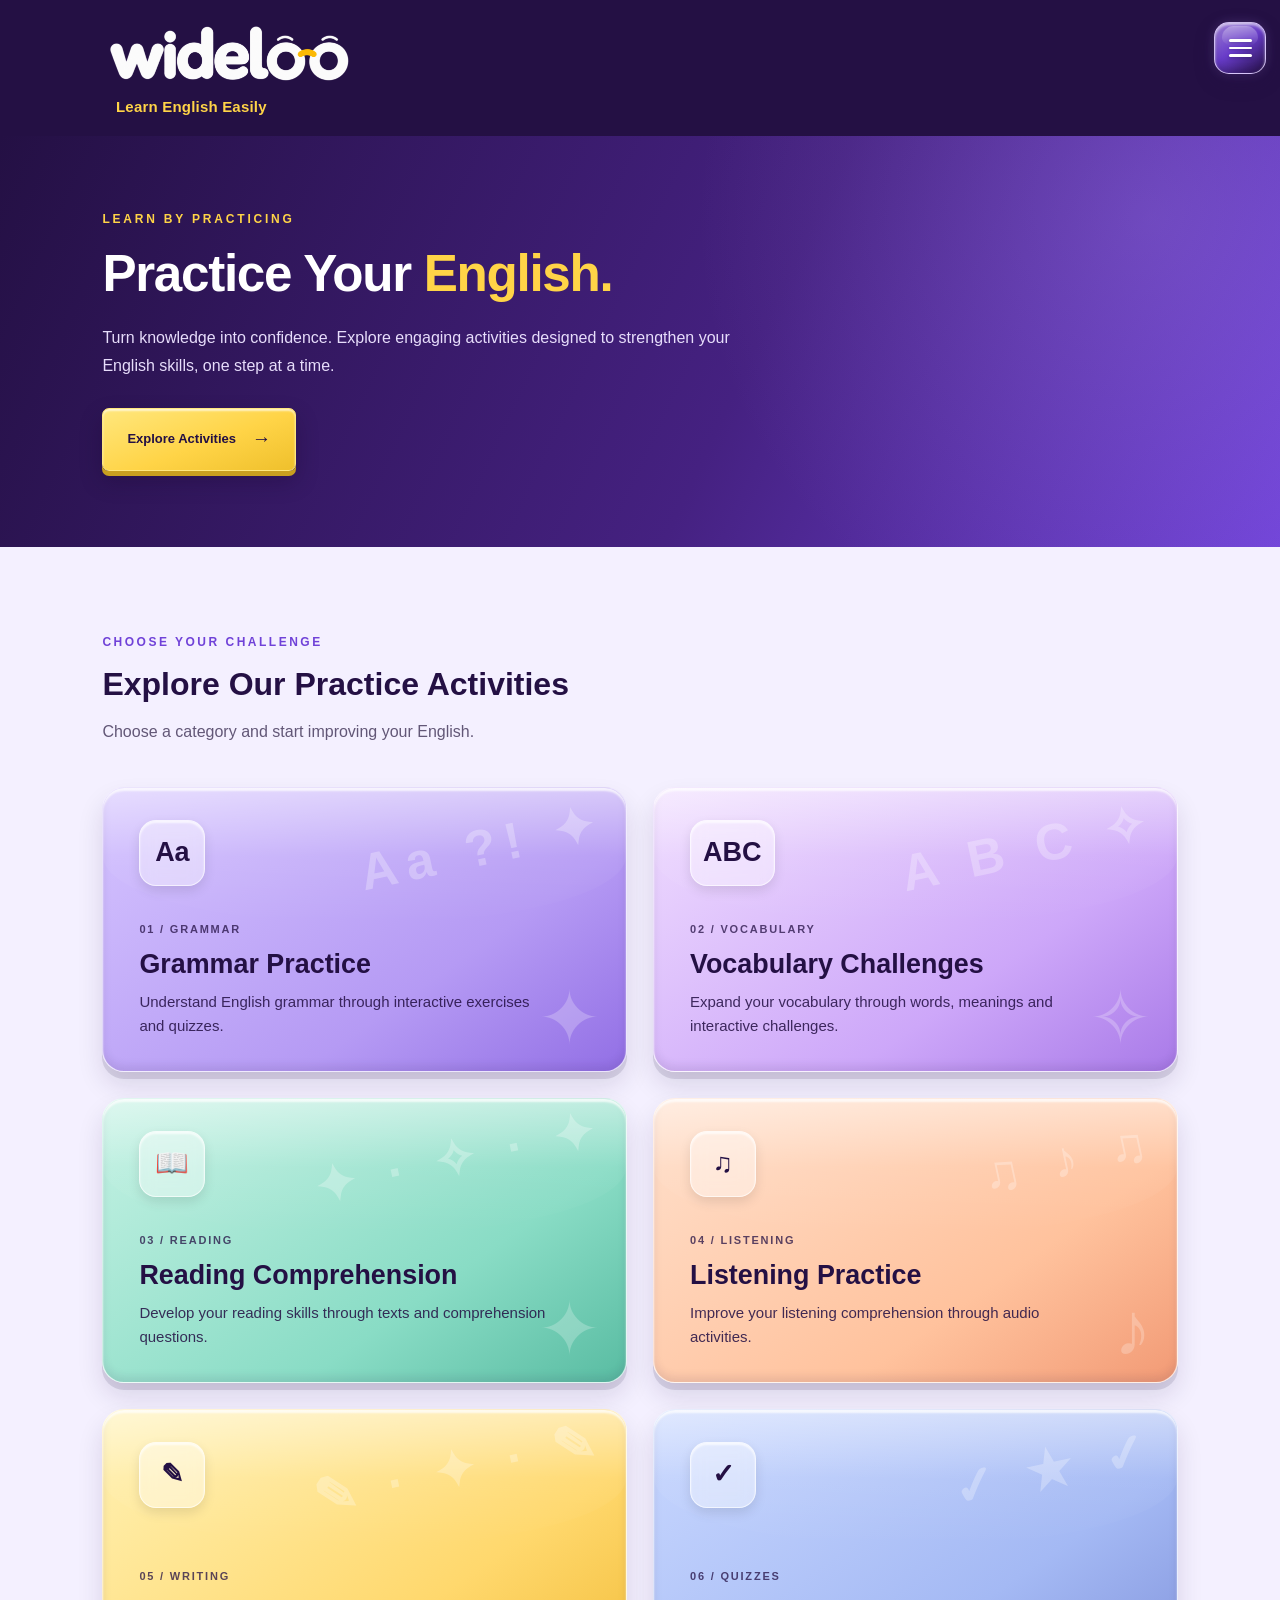
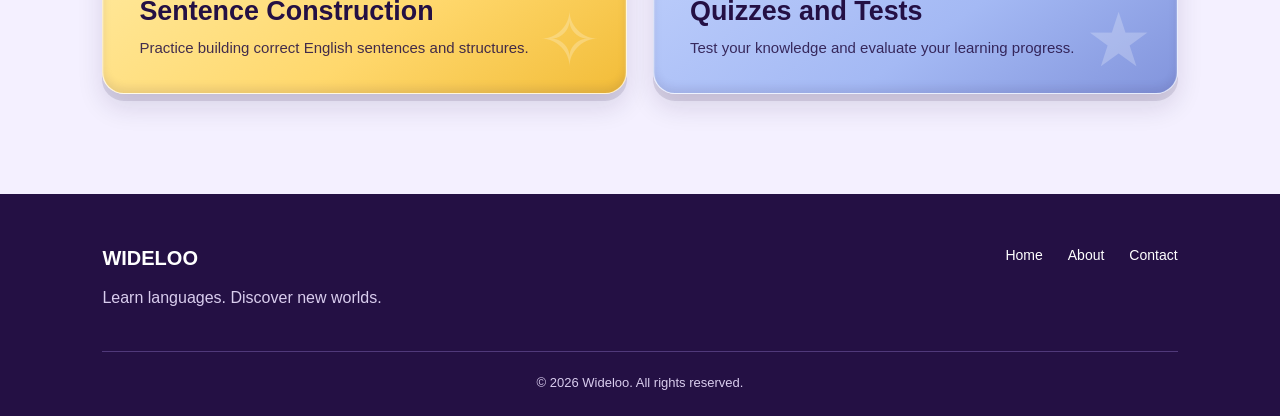
<file: practice/practice.html>
<!DOCTYPE html>
<html lang="en">

<head>
    <meta charset="UTF-8">

    <meta name="viewport"
          content="width=device-width, initial-scale=1.0">

    <meta name="description"
          content="Practice English grammar, vocabulary, reading and listening with Wideloo. Learn English Easily.">

    <title>Practice | Wideloo</title>

    <!-- MAIN STYLES -->
    <link rel="stylesheet" href="../style.css">
    <link rel="stylesheet" href="practice.css">

    <!-- FLOATING NAVIGATION MENU -->
    <link rel="stylesheet" href="../floating-menu.css">
    <script src="../floating-menu.js" defer></script>

</head>


<body>

    <!-- HEADER -->


<!-- SHARED INTERIOR PAGE HEADER -->

<!-- WIDELOO BRAND HEADER -->
<header class="interior-header">
    <div class="site-header-banner">
        <a href="../index.html" class="site-header-brand" aria-label="Wideloo - Home">
            <img class="wideloo-logo" src="../images/wideloo-logo.png" alt="Wideloo">
        </a>
        <p class="site-header-motto">Learn English Easily</p>
    </div>
</header>



    <!-- PAGE INTRODUCTION -->

    <main class="practice-page">

        
<!-- PRACTICE HERO -->

<section class="practice-hero">

    <div class="practice-hero-content">

        <span class="practice-eyebrow">
            LEARN BY PRACTICING
        </span>

        <h1>
            Practice Your
            <span>English.</span>
        </h1>

        <p>
            Turn knowledge into confidence.
            Explore engaging activities designed
            to strengthen your English skills,
            one step at a time.
        </p>

        <a href="#practice-categories"
           class="practice-hero-button">
            Explore Activities
            <span aria-hidden="true">→</span>
        </a>

    </div>

    <div class="practice-hero-decoration"
         aria-hidden="true">
        <span class="practice-orbit orbit-one"></span>
        <span class="practice-orbit orbit-two"></span>
        <span class="practice-orbit orbit-three"></span>
    </div>

</section>

        <!-- PRACTICE CATEGORIES -->

        
<!-- PRACTICE CATEGORIES -->

<section id="practice-categories" class="featured">

    <div class="section-heading">
        <span class="practice-section-eyebrow">
            CHOOSE YOUR CHALLENGE
        </span>

        <h2>Explore Our Practice Activities</h2>

        <p>
            Choose a category and start improving your English.
        </p>
    </div>

    <div class="practice-category-grid">

        <!-- GRAMMAR -->
        <article class="practice-category-card grammar-card">
            <span class="card-pattern" aria-hidden="true">Aa ?! ✦</span>

            <div class="category-icon" aria-hidden="true">Aa</div>

            <div class="category-info">
                <span class="category-number">01 / GRAMMAR</span>
                <h3>Grammar Practice</h3>
                <p>
                    Understand English grammar through
                    interactive exercises and quizzes.
                </p>
            </div>

            <span class="category-decoration" aria-hidden="true">✦</span>
        </article>

        <!-- VOCABULARY -->
        <article class="practice-category-card vocabulary-card">
            <span class="card-pattern" aria-hidden="true">A B C ✧</span>

            <div class="category-icon" aria-hidden="true">ABC</div>

            <div class="category-info">
                <span class="category-number">02 / VOCABULARY</span>
                <h3>Vocabulary Challenges</h3>
                <p>
                    Expand your vocabulary through
                    words, meanings and interactive challenges.
                </p>
            </div>

            <span class="category-decoration" aria-hidden="true">✧</span>
        </article>

        <!-- READING -->
        <article class="practice-category-card reading-card">
            <span class="card-pattern" aria-hidden="true">✦ · ✧ · ✦</span>

            <div class="category-icon" aria-hidden="true">📖</div>

            <div class="category-info">
                <span class="category-number">03 / READING</span>
                <h3>Reading Comprehension</h3>
                <p>
                    Develop your reading skills through
                    texts and comprehension questions.
                </p>
            </div>

            <span class="category-decoration" aria-hidden="true">✦</span>
        </article>

        <!-- LISTENING -->
        <article class="practice-category-card listening-card">
            <span class="card-pattern" aria-hidden="true">♫ ♪ ♫</span>

            <div class="category-icon" aria-hidden="true">♫</div>

            <div class="category-info">
                <span class="category-number">04 / LISTENING</span>
                <h3>Listening Practice</h3>
                <p>
                    Improve your listening comprehension
                    through audio activities.
                </p>
            </div>

            <span class="category-decoration" aria-hidden="true">♪</span>
        </article>

        <!-- SENTENCE CONSTRUCTION -->
        <article class="practice-category-card writing-card">
            <span class="card-pattern" aria-hidden="true">✎ · ✦ · ✎</span>

            <div class="category-icon" aria-hidden="true">✎</div>

            <div class="category-info">
                <span class="category-number">05 / WRITING</span>
                <h3>Sentence Construction</h3>
                <p>
                    Practice building correct English
                    sentences and structures.
                </p>
            </div>

            <span class="category-decoration" aria-hidden="true">✧</span>
        </article>

        <!-- QUIZZES -->
        <article class="practice-category-card quizzes-card">
            <span class="card-pattern" aria-hidden="true">✓ ★ ✓</span>

            <div class="category-icon" aria-hidden="true">✓</div>

            <div class="category-info">
                <span class="category-number">06 / QUIZZES</span>
                <h3>Quizzes and Tests</h3>
                <p>
                    Test your knowledge and evaluate
                    your learning progress.
                </p>
            </div>

            <span class="category-decoration" aria-hidden="true">★</span>
        </article>

    </div>

</section>

    </main>


    <!-- FOOTER -->

    <footer>

        <div class="footer-content">

            <div class="footer-logo">

                <h3>
                    WIDELOO
                </h3>

                <p>
                   Learn languages.
                   Discover new worlds.
                </p>

            </div>

            <div class="footer-links">

                <a href="../index.html">Home</a>
                <a href="../index.html#about">About</a>
                <a href="../index.html#contact">Contact</a>

            </div>

        </div>

        <div class="copyright">

            <p>
                © 2026 Wideloo. All rights reserved.
            </p>

        </div>

    </footer>
<script src="practice.js" defer></script>

</body>

</html>
</file>
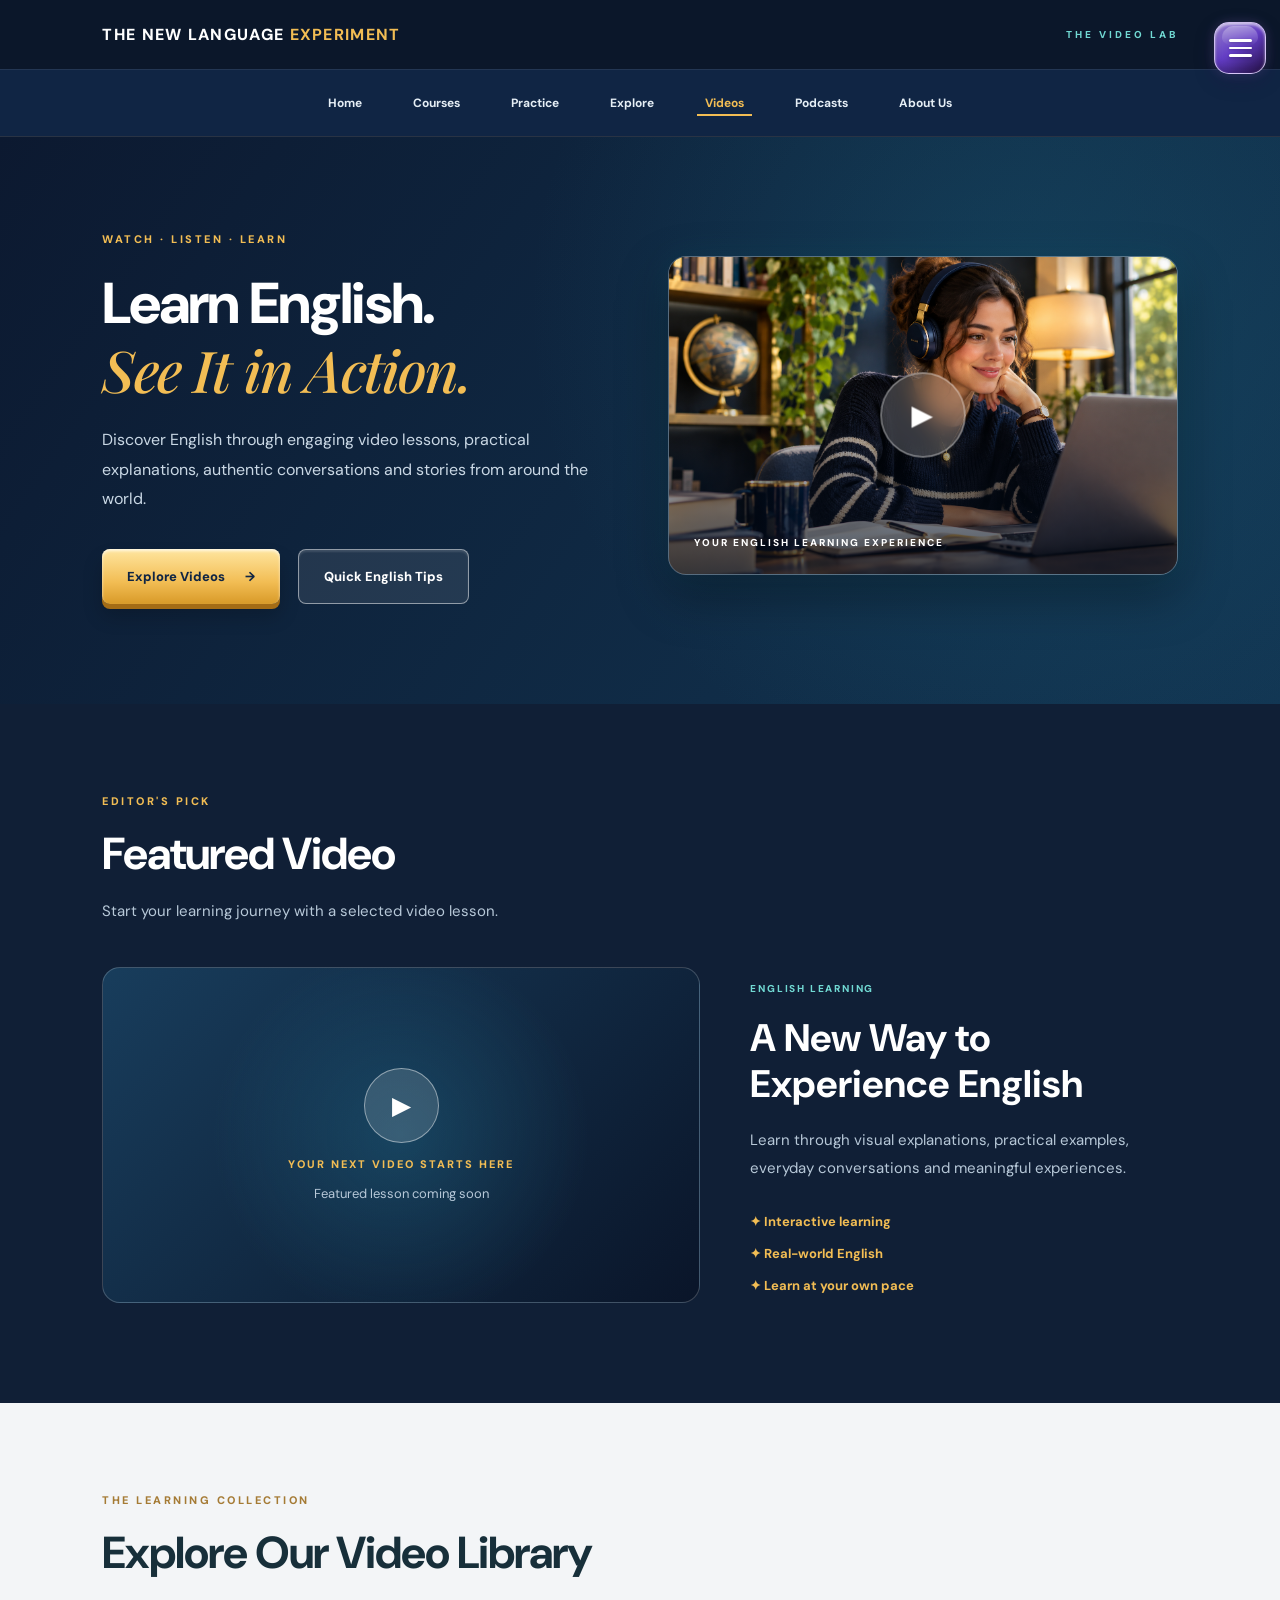
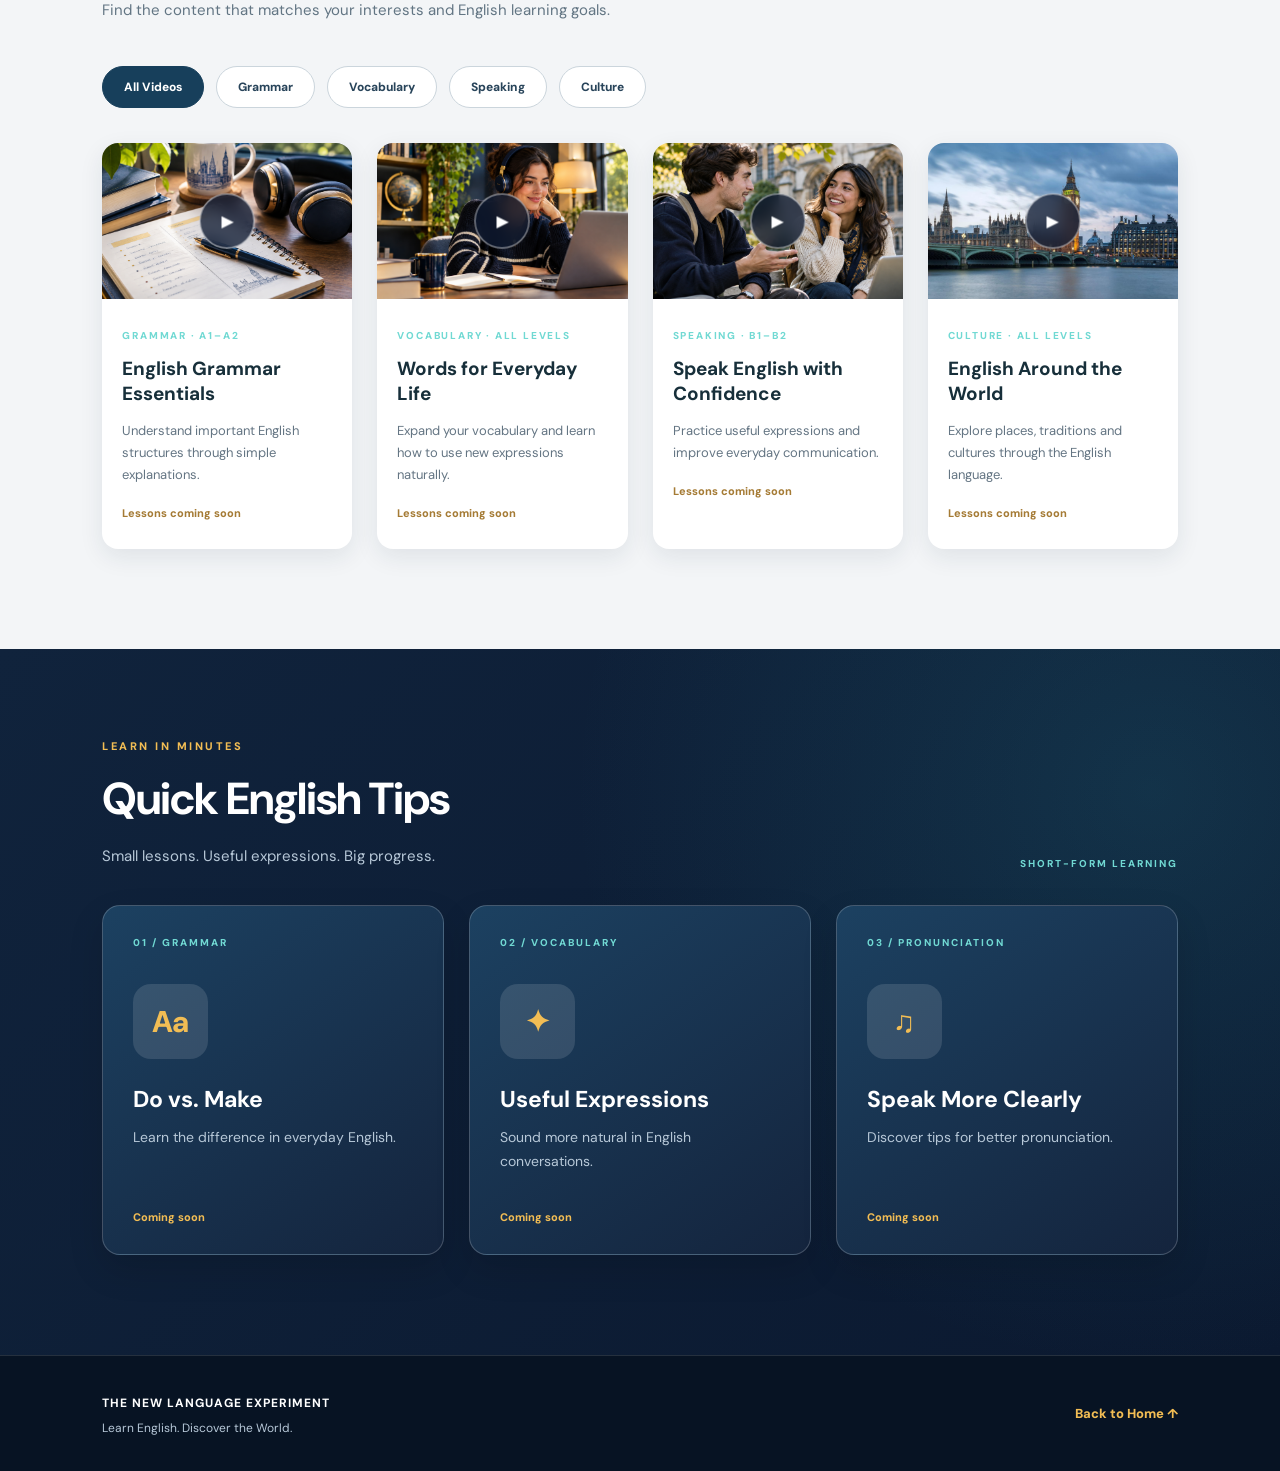
<file: videos/videos.html>
<!DOCTYPE html>
<html lang="en">

<head>
    <meta charset="UTF-8">
    <meta name="viewport" content="width=device-width, initial-scale=1.0">

    <meta name="description"
          content="Learn English through engaging video lessons, practical tips, and real-world content at The New Language Experiment.">

    <title>Videos | The New Language Experiment</title>

    <!-- VIDEOS STYLES -->
    <link rel="stylesheet" href="videos.css">

    <!-- VIDEOS JAVASCRIPT -->
    <script src="videos.js" defer></script>

    <!-- FLOATING NAVIGATION MENU -->
    <link rel="stylesheet" href="../floating-menu.css">
    <script src="../floating-menu.js" defer></script>

</head>

<body>

    <!-- HEADER -->
    <header class="video-header">

        <div class="video-brand">
            <a href="../index.html#home" class="brand-name">
                THE NEW LANGUAGE <strong>EXPERIMENT</strong>
            </a>
            <span class="brand-label">THE VIDEO LAB</span>
        </div>

        <!-- NAVIGATION -->
        <nav class="video-nav" aria-label="Main navigation">
            <a href="../index.html#home">Home</a>
            <a href="../courses/courses.html">Courses</a>
            <a href="../practice/practice.html">Practice</a>
            <a href="../explore/explore.html">Explore</a>
            <a href="videos.html" class="active" aria-current="page">Videos</a>
            <a href="../podcasts/podcasts.html">Podcasts</a>
            <a href="../about/about.html">About Us</a>
        </nav>

    </header>

    <main>

        <!-- VIDEO HERO -->
        <section class="video-hero">

            <div class="hero-copy">
                <span class="eyebrow">WATCH · LISTEN · LEARN</span>

                <h1>
                    Learn English.
                    <em>See It in Action.</em>
                </h1>

                <p>
                    Discover English through engaging video lessons,
                    practical explanations, authentic conversations
                    and stories from around the world.
                </p>

                <div class="hero-actions">
                    <a href="#video-library" class="primary-video-button">
                        Explore Videos
                        <span aria-hidden="true">→</span>
                    </a>

                    <a href="#quick-tips" class="secondary-video-button">
                        Quick English Tips
                    </a>
                </div>
            </div>

            <div class="hero-visual">
                <img src="../images/video-main.png"
                     alt="English learning through video lessons">

                <div class="hero-play-symbol" aria-hidden="true">
                    ▶
                </div>

                <span class="visual-caption">
                    YOUR ENGLISH LEARNING EXPERIENCE
                </span>
            </div>

        </section>

        <!-- FEATURED VIDEO -->
        <section class="featured-video-section" id="featured-video">

            <div class="section-heading">
                <span class="section-eyebrow">EDITOR'S PICK</span>
                <h2>Featured Video</h2>
                <p>
                    Start your learning journey with a selected video lesson.
                </p>
            </div>

            <div class="featured-video-layout">

                <div class="featured-player">
                    <div class="video-placeholder">
                        <div class="placeholder-play" aria-hidden="true">▶</div>
                        <span>YOUR NEXT VIDEO STARTS HERE</span>
                        <p>Featured lesson coming soon</p>
                    </div>
                </div>

                <div class="featured-description">
                    <span class="video-category">ENGLISH LEARNING</span>

                    <h3>A New Way to Experience English</h3>

                    <p>
                        Learn through visual explanations, practical examples,
                        everyday conversations and meaningful experiences.
                    </p>

                    <div class="featured-details">
                        <span>✦ Interactive learning</span>
                        <span>✦ Real-world English</span>
                        <span>✦ Learn at your own pace</span>
                    </div>
                </div>

            </div>

        </section>

        <!-- VIDEO LIBRARY -->
        <section class="video-library" id="video-library">

            <div class="section-heading">
                <span class="section-eyebrow">THE LEARNING COLLECTION</span>
                <h2>Explore Our Video Library</h2>
                <p>
                    Find the content that matches your interests
                    and English learning goals.
                </p>
            </div>

            <!-- FILTERS -->
            <div class="video-filters" aria-label="Filter video categories">
                <button class="filter-button active"
                        data-filter="all" aria-pressed="true">All Videos</button>

                <button class="filter-button"
                        data-filter="grammar" aria-pressed="false">Grammar</button>

                <button class="filter-button"
                        data-filter="vocabulary" aria-pressed="false">Vocabulary</button>

                <button class="filter-button"
                        data-filter="speaking" aria-pressed="false">Speaking</button>

                <button class="filter-button"
                        data-filter="culture" aria-pressed="false">Culture</button>
            </div>

            <!-- VIDEO CARDS -->
            <div class="video-grid">

                <article class="video-card" data-category="grammar">
                    <div class="video-card-image">
                        <img src="../images/video-vocabulary.png"
                             alt="English grammar learning materials">
                        <span class="card-play" aria-hidden="true">▶</span>
                    </div>

                    <div class="video-card-content">
                        <span class="card-category">GRAMMAR · A1–A2</span>
                        <h3>English Grammar Essentials</h3>
                        <p>
                            Understand important English structures
                            through simple explanations.
                        </p>
                        <span class="card-status">Lessons coming soon</span>
                    </div>
                </article>

                <article class="video-card" data-category="vocabulary">
                    <div class="video-card-image">
                        <img src="../images/video-main.png"
                             alt="English vocabulary video lessons">
                        <span class="card-play" aria-hidden="true">▶</span>
                    </div>

                    <div class="video-card-content">
                        <span class="card-category">VOCABULARY · ALL LEVELS</span>
                        <h3>Words for Everyday Life</h3>
                        <p>
                            Expand your vocabulary and learn how
                            to use new expressions naturally.
                        </p>
                        <span class="card-status">Lessons coming soon</span>
                    </div>
                </article>

                <article class="video-card" data-category="speaking">
                    <div class="video-card-image">
                        <img src="../images/video-speaking.png"
                             alt="People practicing English speaking">
                        <span class="card-play" aria-hidden="true">▶</span>
                    </div>

                    <div class="video-card-content">
                        <span class="card-category">SPEAKING · B1–B2</span>
                        <h3>Speak English with Confidence</h3>
                        <p>
                            Practice useful expressions and
                            improve everyday communication.
                        </p>
                        <span class="card-status">Lessons coming soon</span>
                    </div>
                </article>

                <article class="video-card" data-category="culture">
                    <div class="video-card-image">
                        <img src="../images/londres.jpeg"
                             alt="London and English-speaking cultures">
                        <span class="card-play" aria-hidden="true">▶</span>
                    </div>

                    <div class="video-card-content">
                        <span class="card-category">CULTURE · ALL LEVELS</span>
                        <h3>English Around the World</h3>
                        <p>
                            Explore places, traditions and
                            cultures through the English language.
                        </p>
                        <span class="card-status">Lessons coming soon</span>
                    </div>
                </article>

            </div>

        </section>

        <!-- SHORTS -->
        <section class="quick-tips" id="quick-tips">

            <div class="quick-tips-heading">
                <div>
                    <span class="section-eyebrow">LEARN IN MINUTES</span>
                    <h2>Quick English Tips</h2>
                    <p>
                        Small lessons. Useful expressions.
                        Big progress.
                    </p>
                </div>
                <span class="shorts-label">SHORT-FORM LEARNING</span>
            </div>

            <div class="shorts-grid">

                <article class="short-card">
                    <span class="short-number">01 / GRAMMAR</span>
                    <div class="short-icon" aria-hidden="true">Aa</div>
                    <h3>Do vs. Make</h3>
                    <p>Learn the difference in everyday English.</p>
                    <span class="short-status">Coming soon</span>
                </article>

                <article class="short-card">
                    <span class="short-number">02 / VOCABULARY</span>
                    <div class="short-icon" aria-hidden="true">✦</div>
                    <h3>Useful Expressions</h3>
                    <p>Sound more natural in English conversations.</p>
                    <span class="short-status">Coming soon</span>
                </article>

                <article class="short-card">
                    <span class="short-number">03 / PRONUNCIATION</span>
                    <div class="short-icon" aria-hidden="true">♫</div>
                    <h3>Speak More Clearly</h3>
                    <p>Discover tips for better pronunciation.</p>
                    <span class="short-status">Coming soon</span>
                </article>

            </div>

        </section>

    </main>

    <!-- FOOTER -->
    <footer class="video-footer">
        <div>
            <strong>THE NEW LANGUAGE EXPERIMENT</strong>
            <p>Learn English. Discover the World.</p>
        </div>

        <a href="../index.html#home">Back to Home ↑</a>
    </footer>

</body>
</html>
</file>
<file: about/about.css>
@import url('https://fonts.googleapis.com/css2?family=DM+Sans:wght@400;500;600;700;800&family=Playfair+Display:ital,wght@0,500;0,600;1,500;1,600&display=swap');

:root {
    --navy: #102C54;
    --navy-dark: #0B203D;
    --blue: #245A86;
    --gold: #D9A95F;
    --cream: #F5F1E9;
    --ink: #1B3146;
    --muted: #667783;
    --white: #FFFFFF;
}

* {
    margin: 0;
    padding: 0;
    box-sizing: border-box;
}

html {
    scroll-behavior: smooth;
}

body {
    font-family: 'DM Sans', sans-serif;
    color: var(--ink);
    background: var(--cream);
}

a {
    text-decoration: none;
}

/* HEADER */

.about-header {
    background: var(--white);
}

.about-topbar {
    display: flex;
    justify-content: space-between;
    align-items: center;
    gap: 20px;
    padding: 25px 8%;
}

.about-brand {
    display: flex;
    flex-direction: column;
    color: var(--navy);
    font-size: 18px;
    font-weight: 800;
    letter-spacing: 1px;
    line-height: 1.3;
}

.about-brand span {
    color: #B98235;
}

.about-header-note {
    color: var(--muted);
    font-size: 10px;
    font-weight: 800;
    letter-spacing: 2px;
}

.about-nav {
    display: flex;
    justify-content: center;
    flex-wrap: wrap;
    gap: 8px 4px;
    padding: 12px 3%;
    background: var(--navy);
}


.about-nav a {
    position: relative;
    display: inline-flex;
    align-items: center;
    justify-content: center;

    padding: 7px 8px;
    border-radius: 7px;

    color: white;
    font-size: 12px;
    font-weight: 700;

    transition:
        color .3s ease,
        background .3s ease,
        transform .3s ease,
        box-shadow .3s ease;
}

.about-nav a:hover,
.about-nav a.active {
    color: #F2C782;
}

/* ABOUT - PREMIUM BUTTON HOVER */

.about-nav a:hover {
    background: linear-gradient(
        180deg,
        rgba(113, 217, 211, .20),
        rgba(27, 73, 103, .42)
    );

    transform: translateY(-3px);

    box-shadow:
        inset 0 1px 0 rgba(255,255,255,.25),
        0 5px 12px rgba(0,0,0,.22);
}

.about-nav a::after {
    content: "";
    position: absolute;
    left: 0;
    bottom: 2px;
    width: 0;
    height: 2px;
    background: var(--gold);
    transition: width .3s ease;
}

.about-nav a:hover::after,
.about-nav a.active::after {
    width: 100%;
}

/* HERO */

.about-hero {
    display: grid;
    grid-template-columns: 1.1fr .9fr;
    align-items: center;
    gap: 60px;
    min-height: 650px;
    padding: 90px 8%;
    overflow: hidden;
    background:
        radial-gradient(circle at 80% 45%, rgba(68,126,175,.3), transparent 42%),
        linear-gradient(120deg, #0C2444, #19416C);
    color: white;
}

.eyebrow,
.section-eyebrow {
    color: var(--gold);
    font-size: 10px;
    font-weight: 800;
    letter-spacing: 2.4px;
}

.about-hero-content h1 {
    max-width: 760px;
    margin: 25px 0;
    font-size: clamp(42px, 5vw, 72px);
    line-height: 1.13;
    letter-spacing: -2px;
}

.about-hero-content h1 em {
    display: block;
    margin-top: 8px;
    color: #F2C782;
    font-family: 'Playfair Display', serif;
    font-weight: 500;
}

.about-hero-content > p {
    max-width: 570px;
    color: #D6E2EE;
    font-size: 16px;
    line-height: 1.9;
    margin-bottom: 35px;
}

/* BUTTON */

.about-primary-button {
    position: relative;
    display: inline-flex;
    align-items: center;
    justify-content: center;
    gap: 20px;
    padding: 15px 26px;
    border-radius: 8px;

    background: linear-gradient(
        180deg,
        #FFE4A8,
        #E8B96C 55%,
        #CA8D3F
    );

    color: #18304A;
    font-size: 13px;
    font-weight: 800;

    box-shadow:
        inset 0 2px 2px rgba(255,255,255,.8),
        0 5px 0 #94602A,
        0 12px 22px rgba(0,0,0,.2);

    transition: transform .35s ease, box-shadow .35s ease;
}

.about-primary-button:hover {
    transform: translateY(-4px);
    box-shadow:
        inset 0 2px 2px rgba(255,255,255,.9),
        0 9px 0 #94602A,
        0 17px 25px rgba(0,0,0,.25);
}

.about-primary-button span {
    font-size: 20px;
    transition: transform .35s ease;
}

.about-primary-button:hover span {
    transform: translateX(5px);
}

/* HERO ART */

.about-hero-art {
    position: relative;
    display: grid;
    place-items: center;
    min-height: 440px;
}

.hero-orbit {
    position: absolute;
    border: 1px solid rgba(255,255,255,.2);
    border-radius: 50%;
    animation: orbitPulse 7s ease-in-out infinite alternate;
}

.orbit-one {
    width: 350px;
    height: 350px;
}

.orbit-two {
    width: 440px;
    height: 440px;
    border-style: dashed;
    animation-delay: -3s;
}

.hero-center {
    z-index: 1;
    display: flex;
    flex-direction: column;
    justify-content: space-between;
    width: 280px;
    height: 280px;
    padding: 35px;
    border-radius: 50%;
    background: linear-gradient(145deg, #3976A2, #102B4E);
    border: 1px solid rgba(255,255,255,.3);
    box-shadow:
        inset 0 3px 8px rgba(255,255,255,.1),
        0 25px 55px rgba(0,0,0,.25);
}

.hero-center span {
    color: #EFC989;
    font-size: 9px;
    font-weight: 800;
    letter-spacing: 1.5px;
}

.hero-center strong {
    color: white;
    font-size: 27px;
    line-height: 1.2;
}

.orbit-label {
    position: absolute;
    z-index: 2;
    padding: 12px 17px;
    border-radius: 30px;
    background: #F4E5CA;
    color: var(--navy);
    font-size: 10px;
    font-weight: 800;
    letter-spacing: 1px;
    box-shadow: 0 10px 20px rgba(0,0,0,.18);
}

.label-one {
    top: 10%;
    right: 5%;
}

.label-two {
    bottom: 14%;
    left: 0;
}

.label-three {
    bottom: 5%;
    right: 0;
}

@keyframes orbitPulse {
    from {
        transform: scale(.97) rotate(0deg);
        opacity: .5;
    }
    to {
        transform: scale(1.04) rotate(18deg);
        opacity: 1;
    }
}

/* FOOTER */

.about-footer {
    display: flex;
    justify-content: space-between;
    align-items: center;
    flex-wrap: wrap;
    gap: 20px;
    padding: 35px 8%;
    background: var(--navy-dark);
    color: white;
}

.about-footer strong {
    font-size: 12px;
    letter-spacing: 1px;
}

.about-footer p {
    margin-top: 8px;
    color: #B8C9D7;
    font-size: 12px;
}

.about-footer a {
    color: #F2C782;
    font-size: 13px;
    font-weight: 800;
}

/* RESPONSIVE */

@media (max-width: 950px) {
    .about-hero,
    .story-section,
    .difference-section {
        grid-template-columns: 1fr;
    }

    .about-hero {
        gap: 45px;
    }

    .philosophy-grid {
        grid-template-columns: repeat(2, 1fr);
    }
}

@media (max-width: 650px) {
    .about-topbar {
        padding: 22px 6%;
    }

    .about-header-note {
        display: none;
    }

   
.about-nav {
    gap: 8px 4px;
    padding: 12px 6%;
}

    .about-hero,
    .story-section,
    .philosophy-section,
    .difference-section,
    .purpose-section,
    .about-cta {
        padding: 65px 6%;
    }

    .about-hero-content h1 {
        font-size: 43px;
    }

    .about-hero-art {
        min-height: 360px;
        transform: scale(.8);
    }

    .philosophy-grid,
    .purpose-section {
        grid-template-columns: 1fr;
    }

    .purpose-card {
        padding: 30px;
    }
}

@media (prefers-reduced-motion: reduce) {
    html {
        scroll-behavior: auto;
    }

    .hero-orbit {
        animation: none;
    }

    *, *::before, *::after {
        transition-duration: .01ms !important;
    }
}
/* SCROLL REVEAL */

.reveal-ready {
    opacity: 0;
    transform: translateY(28px);
    transition:
        opacity .75s ease,
        transform .75s ease;
}

.reveal-ready.reveal-visible {
    opacity: 1;
    transform: translateY(0);
}
/* ==========================================
   ABOUT US - MINIMALIST REDESIGN
========================================== */

/* Typography */

body {
    font-family: Arial, Helvetica, sans-serif;
    background: #f8f9f7;
}

/* Hero layout */

.about-hero {
    display: grid;
    grid-template-columns: 1.05fr 0.95fr;
    align-items: center;
    gap: 65px;

    min-height: 570px;
    padding: 85px 8%;

    background: #f8f9f7;
    color: #24343a;

    overflow: hidden;
}

/* Small heading */

.about-hero .eyebrow {
    display: inline-block;
    color: #718b7d;
    font-size: 11px;
    font-weight: 800;
    letter-spacing: 2px;
}

/* Main heading */

.about-hero-content h1 {
    max-width: 650px;
    margin: 23px 0;

    font-family: Arial, Helvetica, sans-serif;
    font-size: clamp(36px, 4vw, 58px);
    font-weight: 800;
    line-height: 1.15;
    letter-spacing: -1.5px;

    color: #203239;
}

.about-hero-content h1 span {
    display: block;
    margin-top: 8px;
    color: #6d917d;
}

/* Description */

.about-hero-content > p {
    max-width: 530px;
    margin-bottom: 30px;

    color: #617077;
    font-size: 16px;
    line-height: 1.85;
}

/* Button */

.about-hero .about-primary-button {
    padding: 13px 23px;

    background: linear-gradient(
        180deg,
        #e0ebe2 0%,
        #b9d0bf 55%,
        #9cb9a4 100%
    );

    color: #244437;
    border: 1px solid #a6c0ae;
    border-radius: 7px;

    box-shadow:
        inset 0 2px 2px rgba(255,255,255,.85),
        0 4px 0 #73937c,
        0 9px 17px rgba(30,60,40,.12);

    font-size: 13px;

    transition:
        transform .3s ease,
        box-shadow .3s ease;
}

.about-hero .about-primary-button:hover {
    transform: translateY(-3px);

    box-shadow:
        inset 0 2px 2px rgba(255,255,255,.9),
        0 7px 0 #73937c,
        0 14px 22px rgba(30,60,40,.17);
}

/* Photography */

.about-hero-image {
    position: relative;
    width: 100%;
    height: 390px;

    overflow: hidden;
    border-radius: 13px;

    background: #e5ebe5;
    box-shadow: 0 16px 35px rgba(30,50,40,.1);
}

.about-hero-image img {
    display: block;
    width: 100%;
    height: 100%;
    object-fit: cover;

    transition: transform .7s ease;
}

.about-hero-image:hover img {
    transform: scale(1.035);
}

/* Responsive */

@media (max-width: 950px) {
    .about-hero {
        grid-template-columns: 1fr;
        gap: 40px;
        padding: 65px 7%;
    }

    .about-hero-image {
        height: 350px;
    }
}

@media (max-width: 600px) {
    .about-hero {
        padding: 55px 6%;
    }

    .about-hero-content h1 {
        font-size: 38px;
    }

    .about-hero-image {
        height: 260px;
    }
}

@media (prefers-reduced-motion: reduce) {
    .about-hero-image img {
        transition: none;
    }
}

/* ==========================================
   ABOUT US - MINIMALIST CONTENT
========================================== */

/* WHO WE ARE */

.about-introduction {
    display: grid;
    grid-template-columns: 0.35fr 1fr;
    gap: 70px;

    padding: 100px 8%;
    background: #ffffff;
}

.about-section-label {
    padding-top: 10px;
}

.about-section-label span,
.about-small-label {
    color: #72917f;
    font-size: 11px;
    font-weight: 800;
    letter-spacing: 1.8px;
}

.about-introduction-content {
    max-width: 790px;
}

.about-introduction-content h2 {
    max-width: 650px;
    margin-bottom: 30px;

    color: #263b37;
    font-size: clamp(30px, 3vw, 43px);
    line-height: 1.2;
    letter-spacing: -1px;
}

.about-introduction-content p {
    margin-bottom: 18px;
    color: #667770;
    font-size: 16px;
    line-height: 1.9;
}

/* OUR APPROACH */

.about-approach {
    padding: 95px 8% 105px;
    background: #f5f7f4;
}

.about-section-heading {
    max-width: 700px;
    margin-bottom: 55px;
}

.about-section-heading h2 {
    margin: 18px 0;
    color: #263b37;
    font-size: clamp(30px, 3vw, 43px);
    line-height: 1.25;
    letter-spacing: -1px;
}

.about-section-heading p {
    color: #667770;
    font-size: 15px;
    line-height: 1.85;
}

.about-approach-grid {
    display: grid;
    grid-template-columns: repeat(3, minmax(0, 1fr));
    gap: 35px;
}

.approach-item {
    padding: 30px 0;
    border-top: 2px solid #b5c9bb;

    transition:
        transform 0.35s ease,
        border-color 0.35s ease;
}

.approach-item:hover {
    transform: translateY(-5px);
    border-color: #668d75;
}

.approach-number {
    color: #8da99a;
    font-size: 12px;
    font-weight: 800;
}

.approach-item h3 {
    margin: 25px 0 15px;
    color: #263b37;
    font-size: 26px;
    letter-spacing: -0.5px;
}

.approach-item p {
    max-width: 340px;
    color: #667770;
    font-size: 14px;
    line-height: 1.85;
}

/* MISSION AND VISION */

.about-purpose {
    display: grid;
    grid-template-columns: 0.9fr 1.1fr;
    gap: 90px;

    padding: 105px 8%;
    background: #ffffff;
}

.about-purpose-intro h2 {
    margin: 20px 0;
    color: #263b37;
    font-size: clamp(30px, 3vw, 43px);
    line-height: 1.2;
    letter-spacing: -1px;
}

.about-purpose-intro p {
    max-width: 420px;
    color: #667770;
    font-size: 15px;
    line-height: 1.9;
}

.about-purpose-content {
    display: flex;
    flex-direction: column;
    gap: 38px;
}

.purpose-item {
    padding-bottom: 35px;
    border-bottom: 1px solid #dce5de;
}

.purpose-item:last-child {
    border-bottom: none;
}

.purpose-item > span {
    color: #72917f;
    font-size: 11px;
    font-weight: 800;
    letter-spacing: 1.7px;
}

.purpose-item h3 {
    margin: 15px 0;
    color: #263b37;
    font-size: 24px;
}

.purpose-item p {
    color: #667770;
    font-size: 14px;
    line-height: 1.85;
}

/* FINAL INVITATION */

.about-final {
    padding: 95px 8% 105px;
    text-align: center;
    background: #edf3ee;
}

.about-final h2 {
    margin: 20px 0;
    color: #263b37;
    font-size: clamp(32px, 3.5vw, 47px);
    letter-spacing: -1px;
}

.about-final p {
    max-width: 550px;
    margin: 0 auto 35px;

    color: #667770;
    font-size: 15px;
    line-height: 1.85;
}

/* SUBTLE REVEAL ANIMATIONS */

.reveal-ready {
    opacity: 0;
    transform: translateY(20px);

    transition:
        opacity 0.7s ease,
        transform 0.7s ease;
}

.reveal-ready.reveal-visible {
    opacity: 1;
    transform: translateY(0);
}

/* RESPONSIVE */

@media (max-width: 900px) {

    .about-introduction,
    .about-purpose {
        grid-template-columns: 1fr;
        gap: 35px;
    }

    .about-approach-grid {
        grid-template-columns: 1fr;
        gap: 15px;
    }

}

@media (max-width: 600px) {

    .about-introduction,
    .about-approach,
    .about-purpose,
    .about-final {
        padding: 65px 6%;
    }

    .about-approach-grid {
        gap: 10px;
    }

    .approach-item {
        padding: 25px 0;
    }

}

@media (prefers-reduced-motion: reduce) {

    .reveal-ready {
        opacity: 1;
        transform: none;
        transition: none;
    }

}

/* ==========================================
   FAST NAVIGATION ENTRANCE
   LEFT TO RIGHT - 0.55 SECONDS
========================================== */

.explore-nav,
.video-nav,
.podcast-nav,
.about-nav {
    animation: interiorNavReveal 0.55s cubic-bezier(0.22, 1, 0.36, 1) both;
    animation-delay: 0s;
}

@keyframes interiorNavReveal {
    from {
        opacity: 0;
        transform: translateX(-30px);
    }

    to {
        opacity: 1;
        transform: translateX(0);
    }
}

@media (prefers-reduced-motion: reduce) {
    .explore-nav,
    .video-nav,
    .podcast-nav,
    .about-nav {
        animation: none;
    }
}


/* ==========================================================
   ABOUT US — VIOLET & YELLOW BRAND REFRESH (NOV 2026)
   Layout, typography, photography and reveal animations kept.
========================================================== */
:root {
    --navy: #241044;
    --navy-dark: #1A0B34;
    --blue: #7042D8;
    --gold: #FFD447;
    --cream: #F4F0FF;
    --ink: #241044;
    --muted: #665D78;
    --white: #FFFFFF;
}
body { background: #F4F0FF; color: #241044; }
.about-header, .about-topbar { background: #241044; }
.about-brand { color: #FFFFFF; }
.about-brand span { color: #FFD447; }
.about-header-note { color: #E1D5F6; }
.about-nav { background: #241044; }
.about-nav a { color: #F7F4FF; }
.about-nav a:hover, .about-nav a.active { color: #FFD447; }
.about-nav a:hover {
    background: linear-gradient(180deg, rgba(181,154,244,.27), rgba(112,66,216,.35));
}
.about-nav a::after { background: #FFD447; }

/* Minimalist, bright hero with violet typography */
.about-hero {
    background: radial-gradient(circle at 85% 20%, rgba(181,154,244,.22), transparent 42%),
                linear-gradient(120deg, #FBFAFF 0%, #F4F0FF 100%);
    color: #241044;
}
.about-hero .eyebrow { color: #7042D8; }
.about-hero-content h1 { color: #241044; }
.about-hero-content h1 span { color: #7042D8; }
.about-hero-content > p { color: #665D78; }
.about-hero-image { background: #E9E0FF; box-shadow: 0 16px 35px rgba(36,16,68,.13); }

/* Shared yellow crystal buttons */
.about-primary-button,
.about-hero .about-primary-button {
    position: relative;
    overflow: hidden;
    color: #241044;
    border: 1px solid #E5AE20;
    background: linear-gradient(180deg, #FFF1A7 0%, #FFD447 52%, #EFB921 100%);
    box-shadow: inset 0 2px 2px rgba(255,255,255,.85),
                inset 0 -2px 3px rgba(128,80,0,.13),
                0 5px 0 #B98616, 0 12px 22px rgba(36,16,68,.18);
}
.about-primary-button::before {
    content: "";
    position: absolute;
    top: 1px;
    left: 4px;
    right: 4px;
    height: 43%;
    border-radius: 6px 6px 12px 12px;
    background: linear-gradient(to bottom, rgba(255,255,255,.5), transparent);
    pointer-events: none;
}
.about-primary-button:hover,
.about-hero .about-primary-button:hover {
    color: #241044;
    box-shadow: inset 0 2px 2px rgba(255,255,255,.9),
                0 9px 0 #B98616, 0 17px 27px rgba(36,16,68,.23);
}
.about-primary-button:focus-visible,
.about-nav a:focus-visible {
    outline: 3px solid #7042D8;
    outline-offset: 4px;
}

/* Content sections: preserve light, airy editorial layout */
.about-introduction { background: #FFFFFF; }
.about-approach { background: #F4F0FF; }
.about-purpose { background: #FFFFFF; }
.about-final {
    background: linear-gradient(125deg, #241044 0%, #44207B 58%, #7042D8 100%);
    color: #FFFFFF;
}
.about-section-label span,
.about-small-label,
.purpose-item > span { color: #7042D8; }
.about-introduction-content h2,
.about-section-heading h2,
.approach-item h3,
.about-purpose-intro h2,
.purpose-item h3 { color: #241044; }
.about-introduction-content p,
.about-section-heading p,
.approach-item p,
.about-purpose-intro p,
.purpose-item p { color: #665D78; }
.approach-item { border-top-color: #B59AF4; }
.approach-item:hover { border-top-color: #7042D8; }
.approach-number { color: #7042D8; }
.purpose-item { border-bottom-color: #E4D9F8; }
.about-final .about-small-label { color: #FFD447; }
.about-final h2 { color: #FFFFFF; }
.about-final p { color: #E9E0FF; }
.about-footer { background: #1A0B34; }
.about-footer p { color: #D1C4EB; }
.about-footer a { color: #FFD447; }

@media (prefers-reduced-motion: reduce) {
    .about-primary-button::before { transition: none; }
}


/* ABOUT US — COMPACT STICKY HEADER */
body > .about-header {
    position: sticky;
    top: 0;
    z-index: 900;
    background: #241044;
}
body > .about-header .about-topbar {
    min-height: 108px;
    transition: min-height .28s ease, padding .28s ease;
}
body > .about-header .about-brand {
    transition: font-size .28s ease, letter-spacing .28s ease;
}
body > .about-header.is-compact .about-topbar {
    box-sizing: border-box;
    min-height: 68px;
    height: 68px;
    padding: 0 80px;
    display: flex;
    flex-direction: column;
    justify-content: center;
    align-items: center;
    gap: 0;
}
body > .about-header.is-compact .about-brand {
    text-align: center;
    align-items: center;
    font-size: 16px;
    line-height: 1.08;
    letter-spacing: .5px;
}
body > .about-header.is-compact .about-header-note {
    display: none;
}
@media (max-width: 650px) {
    body > .about-header .about-topbar { min-height: 95px; }
    body > .about-header.is-compact .about-topbar {
        min-height: 64px;
        height: 64px;
        padding: 0 65px;
    }
    body > .about-header.is-compact .about-brand {
        font-size: 13px;
        letter-spacing: .15px;
    }
}
@media (prefers-reduced-motion: reduce) {
    body > .about-header .about-topbar,
    body > .about-header .about-brand { transition: none; }
}

/* =====================================================
   WIDELOO — SHARED BRAND HEADER (HOME / COURSES / PRACTICE)
   Overrides legacy About header only; editorial content stays intact.
===================================================== */
.about-header {
    position: sticky;
    top: 0;
    z-index: 900;
    width: 100%;
    background: #241044;
    box-shadow: none;
    transition: box-shadow .35s ease;
}
.about-header .about-topbar,
body > .about-header .about-topbar {
    box-sizing: border-box;
    height: 136px;
    min-height: 136px;
    padding: 14px 8%;
    display: flex;
    flex-direction: column;
    align-items: flex-start;
    justify-content: center;
    gap: 2px;
    background: #241044;
    transition: height .35s ease, min-height .35s ease, padding .35s ease;
}
.about-header .about-brand {
    display: block;
    width: fit-content;
    max-width: 100%;
    margin: 0;
    line-height: 0;
    text-decoration: none;
}
.about-header .wideloo-logo {
    display: block;
    width: clamp(170px, 20vw, 258px);
    max-width: 100%;
    height: auto;
    transition: width .35s ease;
}
.about-header .about-header-motto {
    display: block;
    margin: 0 0 0 12px;
    color: #FFD447;
    font-family: 'Nunito', 'Trebuchet MS', Arial, sans-serif;
    font-size: 15px;
    font-weight: 700;
    letter-spacing: .2px;
    line-height: 1.2;
    text-align: left;
    max-height: 24px;
    transform-origin: top left;
    animation: widelooAboutSloganReveal 1.1s ease-out .35s both;
    transition: opacity .22s ease, max-height .3s ease;
}
@keyframes widelooAboutSloganReveal {
    0% { opacity: 0; transform: translateY(-12px) scaleY(.75); clip-path: inset(0 0 100% 0); }
    100% { opacity: 1; transform: translateY(0) scaleY(1); clip-path: inset(0 0 0 0); }
}
.about-header.is-compact { box-shadow: 0 9px 22px rgba(20,7,40,.24); }
.about-header.is-compact .about-topbar,
body > .about-header.is-compact .about-topbar {
    height: 70px !important;
    min-height: 70px !important;
    padding: 0 80px !important;
    align-items: center !important;
    justify-content: center !important;
    gap: 0;
}
.about-header.is-compact .about-brand,
body > .about-header.is-compact .about-brand { margin: 0 !important; text-align: center; }
.about-header.is-compact .wideloo-logo { width: 160px; }
.about-header.is-compact .about-header-motto {
    animation: none;
    opacity: 0;
    visibility: hidden;
    max-height: 0;
    overflow: hidden;
    margin: 0;
}
body:has(.about-header.is-compact) .floating-menu-toggle { top: 8px !important; }
@media (max-width: 768px) {
    .about-header .about-topbar,
    body > .about-header .about-topbar {
        height: 108px;
        min-height: 108px;
        padding: 12px 6%;
    }
    .about-header .wideloo-logo { width: 180px; }
    .about-header .about-header-motto { font-size: 12px; }
    .about-header.is-compact .about-topbar,
    body > .about-header.is-compact .about-topbar {
        height: 64px !important;
        min-height: 64px !important;
        padding: 0 65px !important;
    }
    .about-header.is-compact .wideloo-logo { width: 132px; }
    body:has(.about-header.is-compact) .floating-menu-toggle { top: 9px !important; }
}
@media (prefers-reduced-motion: reduce) {
    .about-header .about-header-motto { animation: none; opacity: 1; }
    .about-header.is-compact .about-header-motto { opacity: 0; }
    .about-header .about-topbar, .about-header .wideloo-logo { transition: none; }
}
</file>
<file: floating-menu.css>
/* ==========================================
   FLOATING NAVIGATION MENU
   THE NEW LANGUAGE EXPERIMENT
========================================== */

.floating-menu-toggle {
    position: fixed;
    top: 22px;
    right: 24px;
    z-index: 10001;

    display: flex;
    align-items: center;
    justify-content: center;
    flex-direction: column;
    gap: 5px;

    width: 52px;
    height: 52px;

    border: 1px solid rgba(255,255,255,.7);
    border-radius: 15px;

    background: linear-gradient(
        145deg,
        rgba(90,140,190,.72),
        rgba(16,44,84,.82)
    );

    backdrop-filter: blur(16px);
    -webkit-backdrop-filter: blur(16px);

    box-shadow:
        inset 0 2px 2px rgba(255,255,255,.5),
        inset 0 -2px 4px rgba(0,0,0,.2),
        0 8px 20px rgba(0,0,0,.24);

    cursor: pointer;

    transition:
        transform .3s ease,
        box-shadow .3s ease,
        background .3s ease;
}

.floating-menu-toggle:hover {
    transform: translateY(-3px);

    box-shadow:
        inset 0 2px 3px rgba(255,255,255,.65),
        0 12px 28px rgba(0,0,0,.3);
}

/* THREE LINES */

.floating-menu-toggle span {
    display: block;

    width: 23px;
    height: 2.5px;

    border-radius: 5px;
    background: white;

    box-shadow: 0 1px 3px rgba(0,0,0,.2);

    transition:
        transform .3s ease,
        opacity .3s ease;
}

/* ANIMATED X */

.floating-menu-toggle.is-open span:nth-child(1) {
    transform: translateY(7.5px) rotate(45deg);
}

.floating-menu-toggle.is-open span:nth-child(2) {
    opacity: 0;
}

.floating-menu-toggle.is-open span:nth-child(3) {
    transform: translateY(-7.5px) rotate(-45deg);
}

/* ==========================================
   FLOATING PANEL
========================================== */

.floating-menu-panel {
    position: fixed;
    top: 86px;
    right: 24px;
    z-index: 10000;

    width: min(310px, calc(100vw - 32px));
    max-height: calc(100dvh - 105px);

    overflow-y: auto;

    padding: 22px;

    border-radius: 19px;
    border: 1px solid rgba(255,255,255,.28);

    background: linear-gradient(
        155deg,
        rgba(21,54,94,.96),
        rgba(9,28,55,.97)
    );

    backdrop-filter: blur(20px);
    -webkit-backdrop-filter: blur(20px);

    box-shadow:
        inset 0 1px 2px rgba(255,255,255,.2),
        0 20px 45px rgba(0,0,0,.3);

    opacity: 0;
    visibility: hidden;

    transform: translateX(35px) scale(.97);

    transition:
        opacity .3s ease,
        visibility .3s ease,
        transform .35s cubic-bezier(.22,1,.36,1);
}

.floating-menu-panel.is-open {
    opacity: 1;
    visibility: visible;
    transform: translateX(0) scale(1);
}

.floating-menu-title {
    display: block;

    margin-bottom: 16px;

    color: #F2BD54;
    font-size: 11px;
    font-weight: 800;
    letter-spacing: 2px;
}

.floating-menu-links {
    display: flex;
    flex-direction: column;
    gap: 5px;
}

.floating-menu-links a {
    display: flex;
    align-items: center;
    gap: 13px;

    padding: 12px 13px;

    border-radius: 9px;

    color: #E9F1F8;
    font-size: 13px;
    font-weight: 600;
    text-decoration: none;

    transition:
        background .25s ease,
        color .25s ease,
        transform .25s ease;
}

.floating-menu-links a:hover {
    background: rgba(255,255,255,.12);
    color: #F2BD54;
    transform: translateX(5px);
}

.floating-menu-links a:focus-visible,
.floating-menu-toggle:focus-visible {
    outline: 3px solid #F2BD54;
    outline-offset: 3px;
}

.floating-link-icon {
    display: inline-flex;
    justify-content: center;

    width: 20px;
    font-size: 16px;
}

/* DIAGNOSTIC BUTTON */

.floating-menu-links .floating-diagnostic-link {
    margin-top: 12px;

    background: linear-gradient(
        180deg,
        #FFE5A1,
        #F2BD54,
        #D99A2D
    );

    color: #102C54;
    font-weight: 800;

    box-shadow:
        inset 0 2px 2px rgba(255,255,255,.65),
        0 4px 0 #9F6D20,
        0 8px 18px rgba(0,0,0,.2);
}

.floating-menu-links .floating-diagnostic-link:hover {
    background: linear-gradient(
        180deg,
        #FFF0BE,
        #F5C769,
        #E3A83C
    );

    color: #102C54;
}

/* MOBILE */

@media (max-width: 600px) {
    .floating-menu-toggle {
        top: 15px;
        right: 4px;

        width: 46px;
        height: 46px;
    }

    .floating-menu-panel {
        top: 72px;
        right: 15px;

        padding: 18px;
    }
}

@media (prefers-reduced-motion: reduce) {
    .floating-menu-toggle,
    .floating-menu-toggle span,
    .floating-menu-panel,
    .floating-menu-links a {
        transition: none;
    }
}


/* ==========================================
   FLOATING MENU — PREMIUM GLASS REFINEMENT
========================================== */

/* 1. MORE TRANSPARENT AND BRIGHTER BUTTON */

.floating-menu-toggle {
    background: linear-gradient(
        145deg,
        rgba(175, 220, 255, 0.42) 0%,
        rgba(75, 150, 215, 0.30) 45%,
        rgba(16, 65, 120, 0.48) 100%
    );

    border: 1px solid rgba(255, 255, 255, 0.72);

    backdrop-filter: blur(18px) saturate(170%);
    -webkit-backdrop-filter: blur(18px) saturate(170%);

    box-shadow:
        inset 0 2px 3px rgba(255, 255, 255, 0.70),
        inset 0 -3px 6px rgba(15, 55, 105, 0.16),
        0 5px 18px rgba(20, 75, 130, 0.20),
        0 0 12px rgba(155, 215, 255, 0.18);

    overflow: hidden;
}

/* Delicate glass reflection */

.floating-menu-toggle::before {
    content: "";
    position: absolute;

    top: 3px;
    left: 7px;
    right: 7px;
    height: 42%;

    border-radius: 12px 12px 45% 45%;

    background: linear-gradient(
        180deg,
        rgba(255, 255, 255, 0.34),
        rgba(255, 255, 255, 0)
    );

    pointer-events: none;
}

.floating-menu-toggle:hover {
    background: linear-gradient(
        145deg,
        rgba(190, 230, 255, 0.52),
        rgba(70, 150, 220, 0.42),
        rgba(20, 75, 135, 0.54)
    );

    box-shadow:
        inset 0 2px 4px rgba(255, 255, 255, 0.78),
        0 10px 25px rgba(20, 75, 130, 0.25),
        0 0 20px rgba(155, 215, 255, 0.30);
}

.floating-menu-toggle span {
    position: relative;
    z-index: 1;

    background: #FFFFFF;

    box-shadow:
        0 1px 3px rgba(0, 40, 85, 0.30),
        0 0 5px rgba(255, 255, 255, 0.25);
}

/* 2. TRANSLUCENT BLUE NAVIGATION PANEL */

.floating-menu-panel {
    background: linear-gradient(
        145deg,
        rgba(47, 112, 171, 0.84) 0%,
        rgba(25, 77, 132, 0.88) 50%,
        rgba(12, 45, 91, 0.91) 100%
    );

    border: 1px solid rgba(205, 232, 255, 0.38);

    backdrop-filter: blur(24px) saturate(155%);
    -webkit-backdrop-filter: blur(24px) saturate(155%);

    box-shadow:
        inset 0 2px 3px rgba(255, 255, 255, 0.22),
        inset 1px 0 2px rgba(255, 255, 255, 0.10),
        0 18px 42px rgba(10, 35, 75, 0.27),
        0 0 18px rgba(130, 195, 245, 0.08);
}

/* 3. SOFTER NAVIGATION LINKS */

.floating-menu-links a {
    color: rgba(255, 255, 255, 0.94);
    font-weight: 500;
}

.floating-menu-links a:hover {
    background: rgba(255, 255, 255, 0.15);
    color: #FFFFFF;

    box-shadow:
        inset 0 1px 1px rgba(255, 255, 255, 0.12);
}

/* 4. ELEGANT, COMPACT DIAGNOSTIC LINK */

.floating-menu-links .floating-diagnostic-link {
    margin-top: 9px;
    padding: 10px 12px;

    border: 1px solid rgba(255, 222, 156, 0.45);
    border-radius: 9px;

    background: linear-gradient(
        135deg,
        rgba(255, 222, 151, 0.18),
        rgba(235, 180, 75, 0.10)
    );

    color: #FFE5AE;
    font-size: 12px;
    font-weight: 600;

    box-shadow:
        inset 0 1px 1px rgba(255, 255, 255, 0.10),
        0 3px 9px rgba(0, 0, 0, 0.08);
}

.floating-menu-links .floating-diagnostic-link:hover {
    background: rgba(245, 196, 102, 0.23);

    color: #FFFFFF;

    box-shadow:
        inset 0 1px 2px rgba(255, 255, 255, 0.18),
        0 5px 14px rgba(0, 0, 0, 0.12);
}

/* ==========================================
   FLOATING MENU — POSITION REFINEMENT
========================================== */

/* Desktop */
.floating-menu-toggle {
    right: 14px;
}

.floating-menu-panel {
    right: 14px;
}

/* Small screens and mobile */
@media (max-width: 600px) {

    .floating-menu-toggle {
        right: 4px;
    }

    .floating-menu-panel {
        right: 6px;
    }

}


/* ==========================================
   VIOLET + YELLOW BRAND REFINEMENT
   Overrides previous blue glass treatments.
========================================== */
.floating-menu-toggle {
    background: linear-gradient(145deg, rgba(185,154,244,.82) 0%, rgba(112,66,216,.88) 48%, rgba(36,16,68,.96) 100%);
    border-color: rgba(230,216,255,.85);
    box-shadow: inset 0 2px 3px rgba(255,255,255,.65), inset 0 -3px 6px rgba(36,16,68,.25), 0 7px 20px rgba(36,16,68,.28), 0 0 12px rgba(181,154,244,.20);
}
.floating-menu-toggle:hover {
    background: linear-gradient(145deg, rgba(206,181,255,.92), rgba(130,81,230,.94), rgba(49,23,93,.98));
    box-shadow: inset 0 2px 4px rgba(255,255,255,.8), 0 10px 25px rgba(36,16,68,.35), 0 0 20px rgba(181,154,244,.4);
}
.floating-menu-toggle span {
    background: #FFD447;
    box-shadow: 0 1px 3px rgba(36,16,68,.4), 0 0 5px rgba(255,212,71,.25);
}
.floating-menu-panel {
    background: linear-gradient(145deg, rgba(112,66,216,.94), rgba(66,30,126,.96) 52%, rgba(36,16,68,.98));
    border-color: rgba(206,181,255,.5);
    box-shadow: inset 0 2px 3px rgba(255,255,255,.2), 0 18px 42px rgba(36,16,68,.35), 0 0 18px rgba(181,154,244,.12);
}
.floating-menu-title { color: #FFD447; }
.floating-menu-links a { color: #FFFFFF; }
.floating-menu-links a:hover { background: rgba(181,154,244,.22); color: #FFD447; }
.floating-menu-links a:focus-visible, .floating-menu-toggle:focus-visible { outline-color: #FFD447; }
.floating-menu-links .floating-diagnostic-link {
    border-color: rgba(255,212,71,.58);
    background: linear-gradient(135deg, rgba(255,212,71,.22), rgba(255,212,71,.10));
    color: #FFE58B;
}
.floating-menu-links .floating-diagnostic-link:hover { background: rgba(255,212,71,.28); color: #FFFFFF; }

/* ==========================================
   BOTÓN FLOTANTE - RAYAS BLANCAS
========================================== */

.floating-menu-toggle span {
    background: #FFFFFF !important;
    box-shadow: 0 1px 3px rgba(0, 0, 0, 0.20);
}
</file>
<file: style.css>
/* =====================================
   THE NEW LANGUAGE EXPERIMENT
   GENERAL SETTINGS
===================================== */

:root {
    --navy: #102c54;
    --blue: #21639b;
    --light-blue: #72c6f0;
    --yellow: #f2bd32;
    --background: #f5f7fa;
    --text: #252525;
    --muted: #667085;
    --border: #e2e6eb;
    --white: #ffffff;
}

* {
    margin: 0;
    padding: 0;
    box-sizing: border-box;
}

html {
    scroll-behavior: smooth;
    scroll-padding-top: 30px;
}

body {
    font-family: Arial, Helvetica, sans-serif;
    background-color: var(--white);
    color: var(--text);
    line-height: 1.7;
}

a {
    text-decoration: none;
    color: inherit;
}

a:focus-visible {
    outline: 3px solid var(--yellow);
    outline-offset: 4px;
}

section {
    scroll-margin-top: 20px;
}


/* =====================================
   HEADER
===================================== */

header {
    background-color: var(--white);
    border-bottom: none;
    position: relative;
}

.top-bar {
    display: flex;
    flex-direction: column;
    align-items: center;
    padding: 0 8% 5px;
    max-width: 1600px;
    margin: 0 auto;
    position: relative;
}

.logo {
    width: 115%;
    text-align: center;
}

.logo a {
    display: block;
    width: 100%;
}

.logo img {
    display: block;
    width: 100%;
    height: auto;
    object-fit: contain;
    margin: 0 auto;

}

/* HEADER CALL TO ACTION */

.header-actions {
    position: absolute;
    right: 8%;
    bottom: 12px;

    display: flex;
    flex-direction: column;
    align-items: flex-end;
    gap: 12px;

    animation: linksReveal 0.9s ease-out both;
    animation-delay: 2.4s;
}

.header-start-button {
    display: inline-flex;
    align-items: center;
    gap: 12px;

    padding: 9px 19px;

    background: rgba(59, 130, 184, 0.10);
    color: var(--navy);

    border: 1px solid rgba(16, 44, 84, 0.28);
    border-radius: 6px;

    font-size: 14px;
    font-weight: 700;
    letter-spacing: 0.3px;

    box-shadow:
        inset 0 1px 0 rgba(255, 255, 255, 0.8),
        0 2px 5px rgba(16, 44, 84, 0.06);

    transition:
        background-color 0.3s ease,
        border-color 0.3s ease,
        transform 0.3s ease,
        box-shadow 0.3s ease;
}

/* HEADER START LEARNING - GLASS EFFECT */

.header-start-button {
    display: inline-flex;
    align-items: center;
    justify-content: center;
    gap: 10px;

    padding: 11px 20px;

    color: #102c54;
    font-size: 14px;
    font-weight: 700;
    text-decoration: none;

    background: rgba(255, 255, 255, 0.18);

    border: 1px solid rgba(255, 255, 255, 0.65);
    border-radius: 8px;

    backdrop-filter: blur(12px);
    -webkit-backdrop-filter: blur(12px);

    box-shadow:
        inset 0 2px 2px rgba(255, 255, 255, 0.75),
        inset 0 -2px 4px rgba(16, 44, 84, 0.08),
        0 5px 12px rgba(16, 44, 84, 0.12);
transition:
    background 0.3s ease,
    border-color 0.3s ease,
    transform 0.3s ease,
    box-shadow 0.3s ease;

}
.header-start-button span {
    font-size: 17px;
    transition: transform 0.3s ease;
}

.header-start-button:hover {
    background: rgba(59, 130, 184, 0.20);
    border-color: rgba(16, 44, 84, 0.45);
    transform: translateY(-2px);

    box-shadow:
        0 4px 10px rgba(16, 44, 84, 0.12);
}

.header-start-button:hover span {
    transform: translateX(4px);
}
.header-links {
    display: flex;
    justify-content: flex-end;
    gap: 25px;

}

@keyframes linksReveal {
    from {
        opacity: 0;
        transform: translateY(-8px);
    }

    to {
        opacity: 1;
        transform: translateY(0);
    }
}
.header-links a {
    font-size: 14px;
    color: #555555;
    transition: color 0.3s;
}

.header-links a:hover {
    color: var(--blue);
}


/* =====================================
   NAVIGATION
===================================== */

nav {
    background-color: var(--navy);
    padding: 0 8%;
    border-top: 3px solid var(--blue);
    position: relative;
    animation: menuReveal 0.8s ease-out both;
    animation-delay: 0.35s;
}

nav ul {
    list-style: none;
    display: flex;
    flex-wrap: wrap;
    align-items: center;
    max-width: 1600px;
    margin: 0 auto;
}

nav li {
    padding: 15px 17px;
}

nav a {
    color: var(--white);
    font-size: 17px;
    font-weight: bold;
    transition: color 0.3s;
}

nav a:hover {
    color: var(--light-blue);
}


/* =====================================
   GENERAL TYPOGRAPHY
===================================== */

.category {
    font-size: 11px;
    font-weight: bold;
    color: var(--blue);
    letter-spacing: 2px;
    margin-bottom: 12px;
    text-transform: uppercase;
}

.section-heading {
    max-width: 750px;
    margin-bottom: 40px;
}

.section-heading h2 {
    font-size: 32px;
    line-height: 1.25;
    color: var(--navy);
    margin-bottom: 14px;
}

.section-heading > p:not(.category) {
    color: var(--muted);
    font-size: 16px;
}



/* =====================================
   HERO SECTION
===================================== */

.hero {
    position: relative;
    overflow: hidden;
    min-height: 520px;
    padding: 65px 10% 25px;

    display: flex;
    flex-direction: column;
    justify-content: center;

    background: linear-gradient(
        110deg,
        #102c54,
        #21639b
    );

    color: var(--white);
}

.hero-inner {
    width: 100%;
    max-width: 1400px;
    margin: 0 auto;

    display: grid;
    grid-template-columns: 1.15fr 0.85fr;
    align-items: center;
    gap: 40px;
}

/* TEXT */

.hero-content {
    max-width: 680px;

    animation: heroTextReveal 1.2s ease-out both;
    animation-delay: 0.3s;
}

.hero .category {
    color: #a8dcfa;
    font-size: 12px;
    font-weight: bold;
    letter-spacing: 2.5px;
    margin-bottom: 24px;
}

.hero h1 {
    font-size: clamp(38px, 4.5vw, 60px);
    line-height: 1.12;
    margin-bottom: 24px;
    letter-spacing: -1.5px;
}

.hero h1 span {
    display: block;
    color: #a8dcfa;
}

.hero-description {
    font-size: 17px;
    line-height: 1.8;
    max-width: 550px;
    margin-bottom: 32px;
    color: #e5eff8;
}

/* HERO ANIMATION */

@keyframes heroTextReveal {
    from {
        opacity: 0;
        transform: translateY(18px);
    }

    to {
        opacity: 1;
        transform: translateY(0);
    }
}


/* =====================================
   HERO VISUAL
===================================== */

.hero-visual {
    position: relative;
    min-height: 360px;

    display: flex;
    align-items: center;
    justify-content: center;

    animation: heroTextReveal 1.5s ease-out both;
    animation-delay: 0.6s;
}

.globe {
    position: relative;
    width: 230px;
    height: 230px;
    border-radius: 50%;

    background: radial-gradient(
        circle at 35% 30%,
        #a8dcfa,
        #3b82b8 38%,
        #174574 72%,
        #102c54
    );

    box-shadow:
        0 0 50px rgba(168, 220, 250, 0.25),
        inset -20px -15px 35px rgba(10, 35, 70, 0.5);

    overflow: hidden;
}

.globe-line {
    position: absolute;
    border: 1px solid rgba(255, 255, 255, 0.45);
    border-radius: 50%;
}

.globe-line-one {
    width: 100%;
    height: 45%;
    top: 27%;
}

.globe-line-two {
    width: 45%;
    height: 100%;
    left: 27%;
}

.globe-line-three {
    width: 75%;
    height: 100%;
    left: 12%;
    transform: rotate(35deg);
}

.globe-orbit {
    position: absolute;
    width: 310px;
    height: 310px;
    border: 1px solid rgba(168, 220, 250, 0.35);
    border-radius: 50%;
}

.orbit-one {
    transform: rotateX(65deg) rotate(-25deg);
}

.orbit-two {
    transform: rotateX(65deg) rotate(55deg);
}

.visual-label {
    position: absolute;
    padding: 9px 15px;
    border: 1px solid rgba(255, 255, 255, 0.25);
    border-radius: 5px;
    background: rgba(16, 44, 84, 0.8);
    color: #ffffff;
    font-size: 10px;
    font-weight: bold;
    letter-spacing: 1.5px;
}

.label-one {
    top: 25px;
    right: 5%;
}

.label-two {
    bottom: 55px;
    left: 0;
}

.label-three {
    bottom: 15px;
    right: 0;
}


/* =====================================
   HERO FOOTER
===================================== */

.hero-footer {
    display: flex;
    justify-content: center;
    gap: 55px;

    max-width: 1400px;
    width: 100%;
    margin: 45px auto 0;
    padding-top: 20px;

    border-top: 1px solid rgba(255, 255, 255, 0.2);

    color: #a8dcfa;
    font-size: 11px;
    font-weight: bold;
    letter-spacing: 2px;
}


/* =====================================
   HERO SECTION
===================================== */

.hero {
    min-height: 480px;
    display: flex;
    align-items: center;
    padding: 80px 10%;
    background: linear-gradient(
        110deg,
        #102c54,
        #21639b
    );
    color: var(--white);

    transition: transform 0.3s, box-shadow 0.3s;
}

/* =====================================
   HERO BACKGROUND SLIDESHOW
===================================== */

.hero-background {
    position: absolute;
    inset: 0;
    z-index: 0;
    overflow: hidden;
    pointer-events: none;
}

.hero-background img {
    position: absolute;
    inset: 0;

    width: 100%;
    height: 100%;

    object-fit: cover;
    object-position: center;

    opacity: 0;
    filter: blur(1.5px);

    animation: heroSlideshow 24s infinite ease-in-out;
}

/* Image transitions */

.hero-background img:nth-child(1) {
    animation-delay: 0s;
}

.hero-background img:nth-child(2) {
    animation-delay: -20s;
}

.hero-background img:nth-child(3) {
    animation-delay: -16s;
}

.hero-background img:nth-child(4) {
    animation-delay: -12s;
}

.hero-background img:nth-child(5) {
    animation-delay: -8s;
}

.hero-background img:nth-child(6) {
    animation-delay: -4s;
}

@keyframes heroSlideshow {

    0% {
        opacity: 0;
    }

    4% {
        opacity: 1;
    }

    16% {
        opacity: 1;
    }

    20% {
        opacity: 0;
    }

    100% {
        opacity: 0;
    }
}

/* Blue gradient overlay */

.hero::after {
    content: "";
    position: absolute;
    inset: 0;
    z-index: 1;
    pointer-events: none;

    background:
        linear-gradient(
            to bottom,
            rgba(16, 44, 84, 0.48) 0%,
            rgba(16, 44, 84, 0.60) 55%,
            #102c54 100%
        );
}

/* Keep hero content above images */

.hero-content {
    position: relative;
    z-index: 2;
}
/* HERO HOVER EFFECT */

.hero:hover {
    transform: translateY(-6px);
    box-shadow: 0 12px 28px #102c5415;
}

.hero-content {
    max-width: 750px;
}

.hero .category {
    color: #a8dcfa;
}

.hero h1 {
    font-size: clamp(38px, 5vw, 58px);
    line-height: 1.12;
    margin-bottom: 22px;
    letter-spacing: -1px;
}

.hero-description {
    font-size: 18px;
    max-width: 570px;
    margin-bottom: 32px;
    color: #e5eff8;
}


/* =====================================
   HERO ANIMATIONS
===================================== */

@keyframes heroBackgroundReveal {

    from {
        opacity: 0;
    }

    to {
        opacity: 1;
    }

}

@keyframes heroTextReveal {

    from {
        opacity: 0;
        transform: translateY(15px);
    }

    to {
        opacity: 1;
        transform: translateY(0);
    }

}


/* ACCESSIBILITY */

@media (prefers-reduced-motion: reduce) {

    .hero,
    .hero-content,
    .hero-background img {
        animation: none;
    }

    .hero-background img {
        opacity: 0;
    }

    .hero-background img:first-child {
        opacity: 1;
    }

}

/* =====================================
   BUTTONS
===================================== */

.main-button {
    display: inline-flex;
    align-items: center;
    gap: 14px;

    background-color: #F6C94B;
    color: #18395F;

    padding: 15px 26px;
    border: 1px solid #E5B83D;
    border-radius: 6px;

    font-weight: bold;
    letter-spacing: 0.2px;

    box-shadow:
        0 3px 0 #D5A72E,
        0 5px 12px rgba(16, 44, 84, 0.12);

    transition:
        background-color 0.3s ease,
        transform 0.3s ease,
        box-shadow 0.3s ease;
}

.main-button span {
    font-size: 20px;
    transition: transform 0.3s ease;
}

.main-button:hover {
    background-color: #FFDA70;
    transform: translateY(-3px);

    box-shadow:
        0 5px 0 #D5A72E,
        0 9px 18px rgba(16, 44, 84, 0.18);
}

.main-button:hover span {
    transform: translateX(4px);
}

.main-button:active {
    transform: translateY(1px);

    box-shadow:
        0 1px 0 #D5A72E,
        0 2px 5px rgba(16, 44, 84, 0.12);
}

/* =====================================
   COURSES / LEARNING LEVELS
===================================== */

.learning-levels {
    padding: 80px 8%;
    background-color: var(--background);
}

.learning-levels .section-heading {
    margin-bottom: 35px;
}

.learning-levels .section-heading h2 {
    margin-bottom: 14px;
}

.levels-container {
    display: grid;
    grid-template-columns: repeat(3, 1fr);
    gap: 25px;
}


.level-card {
    position: relative;
    overflow: hidden;

    background: linear-gradient(
        145deg,
        #ffffff,
        #f7fbff
    );

    padding: 34px;
    border: 1px solid #dce6f0;
    border-radius: 12px;

    box-shadow: 0 3px 12px rgba(16, 44, 84, 0.04);

    transition:
        transform 0.35s ease,
        box-shadow 0.35s ease,
        border-color 0.35s ease;

    display: flex;
    flex-direction: column;
}

/* Top decorative line */
.level-card::before {
    content: "";
    position: absolute;
    top: 0;
    left: 0;
    width: 100%;
    height: 4px;

    background: linear-gradient(
        90deg,
        #2c75ad,
        #8bc5e9
    );
}

/* Card hover */
.level-card:hover {
    transform: translateY(-7px);

    border-color: #b8d2e8;

    box-shadow:
        0 14px 30px rgba(16, 44, 84, 0.11);
}

/* Level label */
.level-label {
    display: inline-block;
    align-self: flex-start;

    background-color: #e8f2fb;
    color: var(--blue);

    font-weight: bold;
    padding: 6px 14px;
    font-size: 13px;

    border-radius: 20px;
    margin-bottom: 20px;
}

/* Course title */
.level-card h3 {
    color: var(--navy);
    font-size: 24px;
    margin-bottom: 13px;
}

/* Description */
.level-card p {
    color: var(--muted);
    margin-bottom: 25px;
    flex-grow: 1;
    line-height: 1.7;
}

/* Course link */
.level-card a {
    color: var(--blue);
    font-weight: bold;
    display: inline-block;

    transition:
        color 0.3s ease,
        transform 0.3s ease;
}

.level-card a:hover {
    color: var(--navy);
    transform: translateX(5px);
}


/* =====================================
   FEATURED SECTIONS
===================================== */

.featured {
    padding: 80px 8%;
}


/* =====================================
   STEP BY STEP - BACKGROUND DESIGN
===================================== */

#course-details {
    position: relative;
    isolation: isolate;
    overflow: hidden;
    background-color: #E8D6B5;
}

/* Educational image texture */

#course-details::before {
    content: "";
    position: absolute;
    inset: 0;
    z-index: 0;
    pointer-events: none;

    background-image: url("images/textura%201.png");
    background-repeat: repeat;
    background-size: 380px auto;
    background-position: center top;

    opacity: 0.32;

    -webkit-mask-image: linear-gradient(
        to bottom,
        black 0%,
        rgba(0, 0, 0, 0.75) 45%,
        transparent 100%
    );

    mask-image: linear-gradient(
        to bottom,
        black 0%,
        rgba(0, 0, 0, 0.75) 45%,
        transparent 100%
    );
}

#course-details > * {
    position: relative;
    z-index: 1;
}

#practice {
    background-color: var(--background);
}

#explore {
    background-color: var(--white);
}

#about {
    background-color: var(--background);
}

/* =====================================
   STEP BY STEP / COURSE STRUCTURE
===================================== */

#course-details {
    background-color: #F5F0E6;
}

.content-grid {
    display: grid;
    grid-template-columns: repeat(3, 1fr);
    gap: 28px;
    align-items: stretch;
}

.content-card {
    position: relative;
    background-color: #FFFEFA;
    border: 1px solid #E7DFD1;
    border-radius: 16px;
    overflow: hidden;

    display: flex;
    flex-direction: column;

    box-shadow:
        0 4px 14px rgba(65, 54, 35, 0.05),
        0 1px 3px rgba(65, 54, 35, 0.04);

    transition:
        transform 0.45s cubic-bezier(0.2, 0.8, 0.2, 1),
        box-shadow 0.45s ease,
        border-color 0.35s ease;
}

.content-card:hover {
    transform: translateY(-10px);

    border-color: #CBB995;

    box-shadow:
        0 20px 38px rgba(65, 54, 35, 0.13),
        0 5px 12px rgba(65, 54, 35, 0.06);
}

/* Course image interaction */

.course-card-image {
    position: relative;
    width: 100%;
    height: 220px;
    overflow: hidden;
    background-color: #EDE7DC;
}

.course-card-image::after {
    content: "";
    position: absolute;
    inset: 0;

    background: linear-gradient(
        to bottom,
        transparent 55%,
        rgba(16, 44, 84, 0.18)
    );

    opacity: 0.5;
    transition: opacity 0.45s ease;
}

.course-card-image img {
    display: block;
    width: 100%;
    height: 100%;
    object-fit: cover;

    transition:
        transform 0.8s cubic-bezier(0.2, 0.8, 0.2, 1),
        filter 0.5s ease;
}

.content-card:hover .course-card-image img {
    transform: scale(1.07);
    filter: saturate(1.08);
}

.content-card:hover .course-card-image::after {
    opacity: 1;
}

/* Card content */

.card-content {
    padding: 28px;
    display: flex;
    flex-direction: column;
    flex-grow: 1;
}

.card-content .category {
    color: #927B55;
    font-size: 12px;
    font-weight: 700;
    letter-spacing: 1.2px;
    margin-bottom: 12px;
}

.card-content h3 {
    color: var(--navy);
    font-size: 22px;
    line-height: 1.3;
    margin-bottom: 14px;
}

.card-content p:not(.category) {
    color: var(--muted);
    line-height: 1.7;
    margin-bottom: 24px;
    flex-grow: 1;
}

.card-content a {
    color: var(--blue);
    font-weight: bold;
    display: inline-block;
    transition:
        color 0.3s ease,
        transform 0.3s ease;
}

.card-content a:hover {
    color: var(--navy);
    transform: translateX(5px);
}

/* Card content interaction */

.card-content .category {
    transition:
        color 0.35s ease,
        letter-spacing 0.35s ease;
}

.content-card:hover .card-content .category {
    color: #A17D43;
    letter-spacing: 1.5px;
}

.card-content h3 {
    transition: color 0.35s ease;
}

.content-card:hover .card-content h3 {
    color: #276A9D;
}

.card-content a {
    display: inline-flex;
    align-items: center;
    transition:
        color 0.35s ease,
        transform 0.35s ease;
}

.content-card:hover .card-content a {
    color: #174B79;
    transform: translateX(6px);
}

/* Keyboard accessibility */

.content-card:focus-within {
    outline: 2px solid #7EADD0;
    outline-offset: 4px;
}

/* Reduced motion */

@media (prefers-reduced-motion: reduce) {
    .content-card,
    .course-card-image img,
    .course-card-image::after,
    .card-content .category,
    .card-content h3,
    .card-content a {
        transition: none;
    }
}

/* =====================================
   VIDEO SECTION
===================================== */

.video-section {
    display: grid;
    grid-template-columns: 1fr 1fr;
    gap: 60px;
    align-items: center;
    padding: 85px 8%;
    background-color: #eef3f8;
}

.video-text h2 {
    color: var(--navy);
    font-size: 34px;
    line-height: 1.25;
    margin-bottom: 18px;
}

.video-text p:not(.category) {
    color: var(--muted);
    margin-bottom: 28px;
    max-width: 500px;
}

.video-placeholder {
    min-height: 290px;
    background: linear-gradient(135deg, #102c54, #21639b);
    color: var(--white);
    display: flex;
    flex-direction: column;
    align-items: center;
    justify-content: center;
    text-align: center;
    padding: 30px;
    border-radius: 8px;
}

.play-button {
    background-color: var(--yellow);
    color: var(--navy);
    width: 68px;
    height: 68px;
    border-radius: 50%;
    display: flex;
    align-items: center;
    justify-content: center;
    font-size: 25px;
    margin-bottom: 20px;
}


/* =====================================
   PODCAST SECTION
===================================== */

.podcast-section {
    padding: 85px 10%;
    background-color: var(--white);
}

.podcast-section > div {
    max-width: 750px;
}

.podcast-section h2 {
    color: var(--navy);
    font-size: 34px;
    line-height: 1.25;
    margin-bottom: 18px;
}

.podcast-section p:not(.category) {
    color: var(--muted);
    margin-bottom: 25px;
}

.podcast-section a {
    color: var(--blue);
    font-weight: bold;
}

.podcast-section a:hover {
    color: var(--navy);
}


/* =====================================
   ABOUT SECTION
===================================== */

#about .section-heading {
    max-width: 850px;
    margin-bottom: 0;
}

#about .section-heading > p:not(.category) {
    line-height: 1.9;
    
}

/* =====================================
   NEWSLETTER / CONTACT
===================================== */

.newsletter {
    background-color: #eaf2f9;
    padding: 75px 20px;
    text-align: center;
}

.newsletter h2 {
    color: var(--navy);
    font-size: 32px;
    margin-bottom: 12px;
}

.newsletter p {
    color: var(--muted);
    margin-bottom: 28px;
}


/* =====================================
   FOOTER
===================================== */

footer {
    background-color: var(--navy);
    color: var(--white);
    padding: 50px 8% 22px;
}

.footer-content {
    display: flex;
    justify-content: space-between;
    align-items: flex-start;
    gap: 40px;
    margin-bottom: 40px;
}

.footer-logo h3 {
    font-size: 20px;
    line-height: 1.4;
}

.footer-logo span {
    display: block;
    color: var(--light-blue);
    letter-spacing: 3px;
}

.footer-logo p {
    color: #bdcde0;
    margin-top: 12px;
}

.footer-links {
    display: flex;
    flex-wrap: wrap;
    gap: 18px 25px;
    max-width: 450px;
}

.footer-links a {
    color: var(--white);
    font-size: 14px;
    transition: color 0.3s;
}

.footer-links a:hover {
    color: var(--light-blue);
}

.copyright {
    border-top: 1px solid #49617e;
    padding-top: 20px;
    text-align: center;
    color: #bdcde0;
    font-size: 13px;
}


/* =====================================
   RESPONSIVE DESIGN
===================================== */

@media (max-width: 1000px) {

    .levels-container,
    .content-grid {
        grid-template-columns: repeat(2, 1fr);
    }

    nav {
        padding: 0 4%;
    }

    nav li {
        padding: 14px 12px;
    }

    nav ul {
    justify-content: center;
    flex-wrap: wrap;
    width: 100%;
} 
}


@media (max-width: 768px) {

    .top-bar {
        flex-direction: column;
        gap: 15px;
        text-align: center;
        padding: 22px 5%;
    }

    .header-links {
        justify-content: center;
    }
  

/* COMPACT RESPONSIVE NAVIGATION */


/* COMPACT RESPONSIVE NAVIGATION */

nav {
    height: auto;
    min-height: 0;
    padding: 8px 12px;
    overflow-x: visible;
}

nav ul {
    display: flex;
    flex-wrap: wrap;
    justify-content: center;
    align-content: center;
    align-items: center;

    width: 100%;
    max-width: 100%;
    height: auto;

    gap: 4px 12px;
    margin: 0 auto;
    padding: 0;
}

nav li {
    padding: 0;
    margin: 0;
}

nav a {
    display: inline-flex;
    align-items: center;
    justify-content: center;

    padding: 4px 5px;
    margin: 0;

    font-size: 14px;
    line-height: 1.4;
    white-space: nowrap;
    text-align: center;
}

    .hero {
        min-height: 420px;
        padding: 65px 8%;
    }

    .hero h1 {
        font-size: 40px;
    }

    .hero-description {
        font-size: 16px;
    }

    .learning-levels,
    .featured,
    .video-section,
    .podcast-section {
        padding: 60px 7%;
    }

    .section-heading h2,
    .video-text h2,
    .podcast-section h2 {
        font-size: 28px;
    }

    .levels-container,
    .content-grid {
        grid-template-columns: 1fr;
    }

    .video-section {
        grid-template-columns: 1fr;
        gap: 35px;
    }

    .video-placeholder {
        min-height: 230px;
    }

    .footer-content {
        flex-direction: column;
        gap: 30px;
    }

}


@media (max-width: 480px) {

    .logo a {
        font-size: 21px;
    }

    .logo span {
        font-size: 12px;
    }

    .hero {
        min-height: 390px;
        padding: 55px 7%;
    }

    .hero h1 {
        font-size: 34px;
    }

    .hero-description {
        font-size: 15px;
    }

    .learning-levels,
    .featured,
    .video-section,
    .podcast-section {
        padding: 50px 6%;
    }

    .section-heading h2,
    .video-text h2,
    .podcast-section h2,
    .newsletter h2 {
        font-size: 25px;
    }

    .level-card,
    .card-content {
        padding: 24px;
    }

    .newsletter {
        padding: 55px 20px;
    }

    .footer-links {
        gap: 15px;
    }

}
/* ACTIVE NAVIGATION LINK */

nav a.active {
    color: #f2bd32;
}

/* SEARCH FIELD FOCUS */

#searchInput:focus {
    outline: none;
    border-color: #21639b;
    box-shadow: 0 0 0 3px #21639b20;
}

/* ======================================
   INTERACTIVE A1 ACTIVITY
====================================== */

.interactive-activity {
    max-width: 750px;
    margin: 50px auto;
    padding: 35px;
    background-color: #ffffff;
    border: 1px solid #e2e6eb;
    border-radius: 14px;
    box-shadow: 0 5px 20px rgba(16, 44, 84, 0.07);
}

.activity-header {
    margin-bottom: 30px;
}

.activity-level {
    display: inline-block;
    margin-bottom: 12px;
    color: #21639b;
    font-size: 13px;
    font-weight: bold;
    letter-spacing: 1px;
}

.activity-header h3 {
    color: #102c54;
    margin-bottom: 12px;
}

.activity-header p {
    color: #667085;
    line-height: 1.6;
}

.quiz-progress {
    color: #21639b;
    font-size: 14px;
    font-weight: bold;
    margin-bottom: 15px;
}

.quiz-question {
    color: #102c54;
    font-size: 22px;
    margin-bottom: 22px;
}

.quiz-options {
    display: grid;
    grid-template-columns: 1fr 1fr;
    gap: 12px;
}

.quiz-option {
    padding: 15px;
    background-color: #f5f7fa;
    color: #252525;
    border: 1px solid #e2e6eb;
    border-radius: 8px;
    font-size: 16px;
    cursor: pointer;
    transition: 0.2s;
}

.quiz-option:hover:not(:disabled) {
    border-color: #21639b;
    background-color: #eaf3fa;
}

.quiz-option:disabled {
    cursor: default;
}

.quiz-option.correct {
    background-color: #e2f5e9;
    border-color: #25834a;
    color: #176437;
}

.quiz-option.incorrect {
    background-color: #fce8e8;
    border-color: #c94444;
    color: #a52d2d;
}

.quiz-feedback {
    min-height: 28px;
    margin-top: 20px;
    font-weight: bold;
}

.quiz-footer {
    display: flex;
    justify-content: space-between;
    align-items: center;
    gap: 15px;
    margin-top: 20px;
}

#quizScore {
    color: #102c54;
    font-weight: bold;
}

#quizNextButton,
#quizRestartButton {
    padding: 12px 22px;
    background-color: #21639b;
    color: #ffffff;
    border: none;
    border-radius: 7px;
    font-size: 15px;
    cursor: pointer;
}

#quizNextButton:hover:not(:disabled),
#quizRestartButton:hover {
    background-color: #102c54;
}

#quizNextButton:disabled {
    opacity: 0.5;
    cursor: not-allowed;
}

#quizResult {
    text-align: center;
    padding: 20px 0;
}

#quizResult h4 {
    color: #102c54;
    font-size: 24px;
}

#quizResult p {
    color: #667085;
    margin: 20px 0;
}

#verb-to-be-activity [hidden] {
    display: none !important;
}

@media (max-width: 600px) {
    .interactive-activity {
        padding: 22px;
    }

    .quiz-options {
        grid-template-columns: 1fr;
    }

    .quiz-footer {
        align-items: flex-start;
        flex-direction: column;
    }
}

/* ======================================
   PRACTICE PAGE ADJUSTMENTS
====================================== */

/* PRACTICE HERO TITLE */

.practice-page .hero {
    text-align: center;
}

.practice-page .hero-content {
    max-width: 850px;
    margin: 0 auto;
}

.practice-page .hero h1 {
    font-size: clamp(38px, 5vw, 58px);
    line-height: 1.15;
    margin-bottom: 20px;
}

/* HEADER VERTICAL REVEAL */

.logo {
    overflow: hidden;
    animation: headerReveal 3.0s cubic-bezier(0.22, 1, 0.36, 1) both;
}

@keyframes headerReveal {
    from {
        clip-path: inset(0 0 100% 0);
    }

    to {
        clip-path: inset(0 0 0 0);
    }
}

/* NAVIGATION REVEAL */

nav {
    animation: menuReveal 0.55s cubic-bezier(0.22, 1, 0.36, 1) both;
    animation-delay: 0s;
}

@keyframes menuReveal {
    from {
        opacity: 0;
        transform: translateX(-30px);
    }

    to {
        opacity: 1;
        transform: translateX(0);
    }
}

/* ACCESSIBILITY */

@media (prefers-reduced-motion: reduce) {
    .logo,
    nav,
    .header-links,
    .search-container {
        animation: none;
    }
}

/* PROFESSIONAL SEARCH BAR */

.search-container {
    background-color: var(--white);
    padding: 18px 8% 22px;
    border-bottom: 1px solid var(--border);

    /* Animación de derecha a izquierda */
    transform-origin: right center;
    animation: searchReveal 2.2s cubic-bezier(0.22, 1, 0.36, 1) both;
    animation-delay: 1.0s;
}

.search-field {
    position: relative;
    width: 100%;
    max-width: 680px;
    margin: 0 auto;
}

/* Search icon */

.search-field::before {
    content: "";
    position: absolute;
    left: 18px;
    top: 50%;
    width: 17px;
    height: 17px;
    transform: translateY(-50%);
    background-repeat: no-repeat;
    background-position: center;
    background-size: contain;
    background-image: url("data:image/svg+xml,%3Csvg xmlns='http://www.w3.org/2000/svg' fill='none' viewBox='0 0 24 24' stroke='%233B82B8' stroke-width='2'%3E%3Ccircle cx='11' cy='11' r='7'/%3E%3Cpath stroke-linecap='round' d='m16 16 4 4'/%3E%3C/svg%3E");
    pointer-events: none;
}

/* Input */

.search-input {
    width: 100%;
    box-sizing: border-box;
    padding: 15px 18px 15px 48px;
    border: 1px solid var(--border);
    border-radius: 8px;
    background-color: #ffffff;
    color: var(--navy);
    font-family: inherit;
    font-size: 15px;
    outline: none;
    transition: border-color 0.3s, box-shadow 0.3s;
}

.search-input::placeholder {
    color: #929eab;
}

.search-input:focus {
    border-color: var(--blue);
    box-shadow: 0 0 0 3px rgba(59, 130, 184, 0.12);
}

/* No results message */

.no-results {
    max-width: 680px;
    margin: 14px auto 0;
    color: #667085;
    font-size: 14px;
}

/* MOBILE */

@media (max-width: 768px) {
    .search-container {
        padding: 15px 6%;
    }

    .search-input {
        font-size: 14px;
        padding: 13px 14px 13px 44px;
    }
}

/* SEARCH BAR REVEAL */

@keyframes searchReveal {
    from {
        clip-path: inset(0 0 0 100%);
        opacity: 0.7;
    }

    to {
        clip-path: inset(0 0 0 0);
        opacity: 1;
    }
}
/* REPLAY HERO ANIMATIONS */

.hero.animate-hero {
    animation: heroBackgroundReveal 1.5s ease-out both;
}

.hero.animate-hero .hero-content {
    animation: heroTextReveal 1.2s ease-out 0.4s both;
}
/* HERO DIAGNOSTIC BUTTON */

.hero-cta-group {
    display: flex;
    align-items: center;
    flex-wrap: wrap;
    gap: 18px;
}

.diagnostic-button {
    display: inline-flex;
    align-items: center;
    justify-content: center;
    gap: 12px;

    padding: 15px 23px;
    border-radius: 6px;

    color: #ffffff;
    font-size: 15px;
    font-weight: 600;
    text-decoration: none;

    background: rgba(255, 255, 255, 0.10);
    border: 1px solid rgba(255, 255, 255, 0.55);

    backdrop-filter: blur(10px);
    -webkit-backdrop-filter: blur(10px);

    box-shadow: inset 0 1px 0 rgba(255, 255, 255, 0.2);

    transition:
        background 0.3s ease,
        transform 0.3s ease,
        box-shadow 0.3s ease;
}

.diagnostic-button:hover {
    background: rgba(255, 255, 255, 0.22);
    transform: translateY(-3px);
    box-shadow: 0 8px 22px rgba(0, 0, 0, 0.15);
}

.diagnostic-icon {
    color: #f4c542;
    font-size: 18px;
}

.diagnostic-arrow {
    display: inline-block;
    transition: transform 0.3s ease;
}

.diagnostic-button:hover .diagnostic-arrow {
    transform: translateX(5px);
}

@media (max-width: 600px) {
    .hero-cta-group {
        flex-direction: column;
        align-items: flex-start;
        gap: 14px;
    }
}

@media (prefers-reduced-motion: reduce) {
    .diagnostic-button,
    .diagnostic-arrow {
        transition: none;
    }
}
/* =====================================
   GLOSSY YELLOW BUTTONS
===================================== */

.main-button {
    position: relative;
    overflow: hidden;

    /* Solid, vibrant yellow */
    background: linear-gradient(
        180deg,
        #ffda4f 0%,
        #f4c542 48%,
        #e5ae20 100%
    );

    color: #102c54;

    border: 1px solid #c99415;
    border-radius: 7px;

    /* Visible 3D relief */
    box-shadow:
        inset 0 2px 1px rgba(255, 255, 255, 0.65),
        inset 0 -2px 2px rgba(119, 77, 0, 0.22),
        0 4px 0 #a87914,
        0 8px 15px rgba(0, 0, 0, 0.22);

    transition:
        transform 0.3s ease,
        box-shadow 0.3s ease,
        background 0.3s ease;
}

/* Glossy reflection */

.main-button::before {
    content: "";
    position: absolute;

    top: 1px;
    left: 4px;
    right: 4px;
    height: 40%;

    background: linear-gradient(
        to bottom,
        rgba(255, 255, 255, 0.35),
        transparent
    );

    border-radius: 5px 5px 12px 12px;
    pointer-events: none;
}

/* Hover: raised button */

.main-button:hover {
    background: linear-gradient(
        180deg,
        #ffe061 0%,
        #f4c542 48%,
        #e5ae20 100%
    );

    transform: translateY(-3px);

    box-shadow:
        inset 0 2px 2px rgba(255, 255, 255, 0.75),
        inset 0 -2px 2px rgba(119, 77, 0, 0.2),
        0 7px 0 #a87914,
        0 13px 20px rgba(0, 0, 0, 0.25);
}

/* Active: pressed button */

.main-button:active {
    transform: translateY(3px);

    box-shadow:
        inset 0 3px 5px rgba(119, 77, 0, 0.28),
        0 1px 0 #a87914,
        0 3px 7px rgba(0, 0, 0, 0.15);
}

@media (prefers-reduced-motion: reduce) {
    .main-button {
        transition: none;
    }
}
/* =====================================
   SEARCH BAR BACKGROUND
===================================== */

.search-container {
    position: relative;

    background-color: #f7fbff !important;

    background-image:
    linear-gradient(
        rgba(255, 255, 255, 0.197),
        rgba(255, 255, 255, 0.241)
    ),
    url("images/cinta%201.png") !important;

    background-repeat: no-repeat;
    background-position: center center;
    background-size: cover;

    border-bottom: 1px solid rgba(16, 44, 84, 0.12);
}
/* =====================================
   SEARCH BAR - GLOSSY 3D EFFECT
===================================== */

#searchInput {
    position: relative;

    background: linear-gradient(
        180deg,
        #ffffff 0%,
        #f8fbff 55%,
        #edf4fc 100%
    ) !important;

    border: 1px solid #4b8fc4 !important;
    border-radius: 10px !important;

    /* Glass-like relief */
    box-shadow:
        inset 0 2px 2px rgba(255, 255, 255, 1),
        inset 0 -2px 3px rgba(70, 120, 165, 0.12),
        0 4px 0 rgba(42, 104, 157, 0.22),
        0 8px 18px rgba(16, 44, 84, 0.14);

    transition:
        box-shadow 0.3s ease,
        border-color 0.3s ease,
        transform 0.3s ease,
        background 0.3s ease;
}

/* HOVER - SLIGHT ELEVATION */

#searchInput:hover {
    transform: translateY(-2px);

    border-color: #21639b !important;

    box-shadow:
        inset 0 2px 2px rgba(255, 255, 255, 1),
        inset 0 -2px 3px rgba(70, 120, 165, 0.12),
        0 6px 0 rgba(42, 104, 157, 0.25),
        0 12px 22px rgba(16, 44, 84, 0.18);
}

/* FOCUS - SOFT BLUE GLOW */

#searchInput:focus {
    outline: none;

    background: #ffffff !important;

    border-color: #21639b !important;

    box-shadow:
        inset 0 2px 4px rgba(16, 44, 84, 0.06),
        0 3px 0 rgba(42, 104, 157, 0.2),
        0 0 0 4px rgba(70, 150, 210, 0.15),
        0 10px 22px rgba(16, 44, 84, 0.15);
}

@media (prefers-reduced-motion: reduce) {
    #searchInput {
        transition: none;
    }
}
/* =====================================
   RESTORE SEARCH ICON
===================================== */

.search-field {
    position: relative;
}

/* Magnifying glass */

.search-field::before {
    content: "";
    position: absolute;

    left: 26px;
    top: 50%;

    width: 12px;
    height: 12px;

    border: 2px solid #2878b8;
    border-radius: 50%;

    transform: translateY(-65%);

    z-index: 2;
    pointer-events: none;
}

/* Magnifying glass handle */

.search-field::after {
    content: "";
    position: absolute;

    left: 40px;
    top: 50%;

    width: 8px;
    height: 2px;

    background-color: #2878b8;
    border-radius: 2px;

    transform: translateY(4px) rotate(45deg);
    transform-origin: left center;

    z-index: 2;
    pointer-events: none;
}

/* Space for the icon */

#searchInput {
    padding-left: 62px !important;
}

/* =====================================
   PRACTICE - BENTO GRID
===================================== */

#practice .practice-bento {
    display: grid;
    grid-template-columns: 1fr 1fr;
    grid-template-rows: repeat(2, minmax(210px, auto));
    gap: 22px;
    margin-top: 45px;
}

/* GENERAL BENTO CARD */

#practice .bento-card {
    position: relative;
    overflow: hidden;
    isolation: isolate;

    display: flex;
    flex-direction: column;
    justify-content: space-between;

    padding: 34px;
    border-radius: 22px;
    border: 1px solid rgba(16, 44, 84, 0.08);

    transition:
        transform 0.4s ease,
        box-shadow 0.4s ease,
        border-color 0.4s ease;
}

/* LARGE GRAMMAR CARD */

#practice .bento-grammar {
    grid-row: span 2;

    min-height: 450px;

    background: linear-gradient(
        145deg,
        #2879ad 0%,
        #174b7b 48%,
        #102c54 100%
    );

    color: #ffffff;

    box-shadow: 0 10px 28px rgba(16, 44, 84, 0.14);
}

/* DECORATIVE CIRCLES */

#practice .bento-grammar::before {
    content: "";
    position: absolute;
    width: 340px;
    height: 340px;
    right: -125px;
    top: -120px;

    border-radius: 50%;
    border: 45px solid rgba(255, 255, 255, 0.07);

    pointer-events: none;
}

#practice .bento-grammar::after {
    content: "";
    position: absolute;
    width: 220px;
    height: 220px;
    left: -110px;
    bottom: -125px;

    background: #f4c542;
    border-radius: 50%;

    pointer-events: none;
}

/* VOCABULARY */

#practice .bento-vocabulary {
    background: linear-gradient(
        135deg,
        #fffaf0,
        #ffe8ad
    );

    color: #102c54;
}

/* SKILLS */

#practice .bento-skills {
    background: linear-gradient(
        135deg,
        #effcfb,
        #bcece8
    );

    color: #102c54;
}

/* CONTENT */

#practice .bento-content {
    position: relative;
    z-index: 1;
    max-width: 470px;
}

#practice .bento-category {
    font-size: 12px;
    font-weight: 800;
    letter-spacing: 2px;
    margin-bottom: 15px;
    opacity: 0.85;
}

#practice .bento-card h3 {
    font-size: clamp(23px, 2.3vw, 34px);
    line-height: 1.15;
    margin-bottom: 18px;
}

#practice .bento-card p:not(.bento-category) {
    font-size: 15px;
    line-height: 1.75;
    margin-bottom: 25px;
}

/* DECORATIVE ICON */

#practice .bento-icon {
    position: absolute;
    top: 25px;
    right: 30px;

    font-size: 48px;
    font-weight: 800;
    line-height: 1;

    opacity: 0.22;

    transition:
        transform 0.4s ease,
        opacity 0.4s ease;
}

/* LINKS */

#practice .bento-link {
    display: inline-flex;
    align-items: center;
    gap: 12px;

    width: fit-content;
    padding: 12px 18px;

    background: rgba(255, 255, 255, 0.75);
    color: #102c54;

    border-radius: 9px;
    font-size: 14px;
    font-weight: 700;
    text-decoration: none;

    box-shadow: 0 3px 0 rgba(16, 44, 84, 0.12);

    transition:
        transform 0.3s ease,
        background 0.3s ease,
        box-shadow 0.3s ease;
}

#practice .bento-grammar .bento-link {
    background: #f4c542;
    color: #102c54;
}

#practice .bento-link:hover {
    transform: translateY(-3px);
    background: #ffffff;
    box-shadow: 0 6px 12px rgba(16, 44, 84, 0.15);
}

#practice .bento-link span {
    display: inline-block;
    transition: transform 0.3s ease;
}

#practice .bento-link:hover span {
    transform: translateX(5px);
}

/* CARD HOVER */

#practice .bento-card:hover {
    transform: translateY(-6px);
    box-shadow: 0 18px 35px rgba(16, 44, 84, 0.16);
}

#practice .bento-card:hover .bento-icon {
    transform: rotate(-12deg) scale(1.12);
    opacity: 0.35;
}

/* RESPONSIVE */

@media (max-width: 800px) {

    #practice .practice-bento {
        grid-template-columns: 1fr;
        grid-template-rows: auto;
    }

    #practice .bento-grammar {
        grid-row: auto;
        min-height: 340px;
    }

    #practice .bento-card {
        padding: 28px;
    }
}

@media (prefers-reduced-motion: reduce) {

    #practice .bento-card,
    #practice .bento-icon,
    #practice .bento-link,
    #practice .bento-link span {
        transition: none;
    }
}


/* =====================================
   PRACTICE BENTO - REFINED DESIGN
===================================== */

/* Section background */

#practice {
    position: relative;
    isolation: isolate;
    overflow: hidden;

    padding: 55px 8% 65px;

    background: linear-gradient(
        120deg,
        #e3f0ff 0%,
        #e4e5ff 48%,
        #e9d9fa 100%
    );
}

/* England image blended into the background */

#practice::before {
    content: "";
    position: absolute;
    inset: 0;
    z-index: -1;
    pointer-events: none;

    background-image:
    linear-gradient(
        to right,
        #e3f0ff 0%,
        rgba(214, 234, 255, 0.85) 35%,
        rgba(240, 248, 255, 0.35) 100%
    ),
    url("images/inglaterra.jpeg");

    background-size: cover;
    background-position: center;
    background-repeat: no-repeat;
}

/* More prominent section heading */

#practice .section-heading {
    max-width: 850px;
    margin: 0 auto 30px;
    text-align: center;
}

#practice .section-heading .category {
    display: inline-block;
    color: #365da1;
    font-size: 13px;
    font-weight: 650;
    letter-spacing: 2.5px;
    margin-bottom: 12px;
}

#practice .section-heading h2 {
    font-weight: 700;
    color: #102c54;
    margin-bottom: 14px;
}

#practice .section-heading > p:last-child {
    font-size: 16px;
    line-height: 1.6;
    color: #52617b;
}

/* More compact bento layout */

#practice .practice-bento {
    grid-template-rows: repeat(2, minmax(155px, auto));
    gap: 16px;
    margin-top: 26px;
}

/* Smaller cards */

#practice .bento-card {
    padding: 24px 28px;
    border-radius: 18px;
}

#practice .bento-grammar {
    min-height: 330px;

    background: linear-gradient(
        135deg,
        #2e24bb 0%,
        #6d597e 52%,
        #7b278e 100%
    );
}

/* Compact text */

#practice .bento-category {
    font-size: 11px;
    margin-bottom: 10px;
}

#practice .bento-card h3 {
    font-size: clamp(21px, 2vw, 29px);
    margin-bottom: 10px;
}

#practice .bento-card p:not(.bento-category) {
    font-size: 14px;
    line-height: 1.55;
    margin-bottom: 16px;
}

/* Smaller action buttons */

#practice .bento-link {
    padding: 10px 15px;
    font-size: 13px;
}

/* Smaller decorative icons */

#practice .bento-icon {
    font-size: 38px;
    top: 20px;
    right: 24px;
}

/* Responsive layout */

@media (max-width: 800px) {
    #practice {
        padding: 45px 6%;
    }

    #practice .practice-bento {
        grid-template-columns: 1fr;
        grid-template-rows: auto;
    }

    #practice .bento-grammar {
        grid-row: auto;
        min-height: 270px;
    }

    #practice .bento-card {
        padding: 25px;
    }
}
/* ==========================================
   PRACTICE BENTO - IMAGE INTEGRATION
========================================== */

/* Base for the three cards */

#practice .bento-card {
    position: relative;
    isolation: isolate;
    overflow: hidden;
}

/* Image layer */

#practice .bento-card::before {
    content: "";
    position: absolute;
    inset: 0;

    z-index: -1;
    pointer-events: none;

    background-size: cover;
    background-repeat: no-repeat;
    background-position: 58% center;

    opacity: 0.82;

transform: translateX(0) scale(1.06);

    transition:
        transform 0.75s cubic-bezier(0.22, 1, 0.36, 1),
        opacity 0.6s ease;
}

/* Image reveal on hover */

#practice .bento-card:hover::before {
    transform: translateX(-6px) scale(1.06);
    opacity: 1;
}


/* ==========================================
   GRAMMAR
========================================== */

#practice .bento-grammar::before {
    inset: 0;
    width: auto;
    height: auto;
    border: 0;
    border-radius: 0;

    background-image:
        linear-gradient(
            90deg,
            rgba(16, 44, 84, 0.97) 0%,
            rgba(23, 75, 123, 0.85) 38%,
            rgba(23, 75, 123, 0.35) 100%
        ),
        url("images/grammar.png");

    background-position: center;
}


/* ==========================================
   VOCABULARY
========================================== */

#practice .bento-vocabulary::before {
    background-image:
        linear-gradient(
            90deg,
            rgba(255, 250, 240, 0.98) 0%,
            rgba(255, 239, 199, 0.85) 45%,
            rgba(255, 232, 173, 0.18) 100%
        ),
        url("images/voc.jpeg");

    background-position: center;
}


/* ==========================================
   READING AND LISTENING
========================================== */

#practice .bento-skills::before {
    background-image:
        linear-gradient(
            90deg,
            rgba(239, 252, 251, 0.98) 0%,
            rgba(207, 241, 239, 0.85) 45%,
            rgba(188, 236, 232, 0.18) 100%
        ),
        url("images/Listening.jpeg");

    background-position: center;
}


/* Keep content above the image */

#practice .bento-content,
#practice .bento-icon {
    position: relative;
    z-index: 1;
}

/* Smooth content movement */

#practice .bento-content {
    transition: transform 0.55s ease;
}

#practice .bento-card:hover .bento-content {
    transform: translateX(5px);
}


/* Mobile adjustments */

@media (max-width: 800px) {

    #practice .bento-card::before {
        transform: none;
        opacity: 0.9;
    }

    #practice .bento-card:hover .bento-content {
        transform: none;
    }

}

/* Accessibility */

@media (prefers-reduced-motion: reduce) {

    #practice .bento-card::before,
    #practice .bento-content {
        transition: none;
        transform: none;
    }

}
/* Remove decorative circles from Grammar card */

#practice .bento-grammar::after {
    content: none;
}
/* ==========================================
   PRACTICE BENTO - GLOSSY 3D BUTTONS
========================================== */

#practice .bento-link {
    position: relative;
    overflow: hidden;

    background: linear-gradient(
        180deg,
        #ffffff 0%,
        #f4f8ff 48%,
        #dce9f8 100%
    );

    color: #102c54;
    border: 1px solid rgba(255, 255, 255, 0.95);
    border-radius: 10px;

    box-shadow:
        inset 0 2px 2px rgba(255, 255, 255, 1),
        inset 0 -2px 3px rgba(50, 90, 140, 0.12),
        0 4px 0 rgba(30, 70, 120, 0.30),
        0 7px 14px rgba(16, 44, 84, 0.18);

    transition:
        transform 0.25s ease,
        box-shadow 0.25s ease,
        filter 0.25s ease;
}

/* Glossy reflection */

#practice .bento-link::before {
    content: "";
    position: absolute;

    top: 2px;
    left: 5%;
    width: 90%;
    height: 45%;

    border-radius: 7px 7px 50% 50%;

    background: linear-gradient(
        180deg,
        rgba(255, 255, 255, 0.75),
        rgba(255, 255, 255, 0.05)
    );

    pointer-events: none;
}

/* Grammar - golden button */

#practice .bento-grammar .bento-link {
    background: linear-gradient(
        180deg,
        #ffe985 0%,
        #f4c542 55%,
        #e6ad22 100%
    );

    border-color: #ffeaa0;

    box-shadow:
        inset 0 2px 2px rgba(255, 255, 255, 0.8),
        inset 0 -2px 3px rgba(150, 100, 0, 0.15),
        0 4px 0 #b98716,
        0 7px 14px rgba(16, 44, 84, 0.22);
}

/* Hover - button lifts */

#practice .bento-link:hover {
    transform: translateY(-3px);

    filter: brightness(1.06);

    box-shadow:
        inset 0 2px 2px rgba(255, 255, 255, 1),
        0 7px 0 rgba(30, 70, 120, 0.25),
        0 12px 20px rgba(16, 44, 84, 0.20);
}

/* Grammar hover */

#practice .bento-grammar .bento-link:hover {
    background: linear-gradient(
        180deg,
        #fce67b 0%,
        #ffd451 55%,
        #e9b12b 100%
    );

    box-shadow:
        inset 0 2px 2px rgba(255, 255, 255, 0.9),
        0 7px 0 #b98716,
        0 12px 20px rgba(16, 44, 84, 0.24);
}

/* Click - pressed effect */

#practice .bento-link:active,
#practice .bento-grammar .bento-link:active {
    transform: translateY(3px);

    box-shadow:
        inset 0 2px 5px rgba(16, 44, 84, 0.15),
        0 1px 0 rgba(30, 70, 120, 0.25);
}

/* Keyboard accessibility */

#practice .bento-link:focus-visible {
    outline: 3px solid #2879bb;
    outline-offset: 4px;
}

@media (prefers-reduced-motion: reduce) {
    #practice .bento-link {
        transition: none;
    }
}
/* ==========================================
   PRACTICE SECTION - NEW BACKGROUND & HEADING
========================================== */

/* Soft blue background */

#practice {
    position: relative;
    isolation: isolate;
    overflow: hidden;

    padding: 55px 8% 65px;

    background: linear-gradient(
        125deg,
        #edf6ff 0%,
        #dcecfb 48%,
        #c8e0f4 100%
    );
}

/* Remove previous background photograph */

#practice::before {
    content: none;
}

/* Subtle educational texture */

#practice::after {
    content: "";
    position: absolute;
    inset: 0;
    z-index: -1;
    pointer-events: none;

    background-image:
        radial-gradient(
            circle,
            rgba(37, 91, 151, 0.10) 1px,
            transparent 1.5px
        );

    background-size: 26px 26px;

    -webkit-mask-image: linear-gradient(
        to bottom,
        rgba(0, 0, 0, 0.65),
        transparent 85%
    );

    mask-image: linear-gradient(
        to bottom,
        rgba(0, 0, 0, 0.65),
        transparent 85%
    );
}

/* Section heading */

#practice .section-heading {
    position: relative;
    max-width: 850px;
    margin: 0 auto 32px;
    text-align: center;
}

/* Small category label */

#practice .section-heading .category {
    color: #245a91;
    font-size: 12px;
    font-weight: 800;
    letter-spacing: 2.5px;
    margin-bottom: 14px;
}

/* Main title - original typography */

#practice .section-heading h2 {
    position: relative;

    font-weight: 700;
    color: #102c54;

    margin-bottom: 22px;
    padding-bottom: 16px;
}

/* Small golden accent */

#practice .section-heading h2::after {
    content: "";
    position: absolute;

    width: 64px;
    height: 4px;

    background: #f4c542;
    border-radius: 10px;

    left: 50%;
    bottom: 0;
    transform: translateX(-50%);
}

/* Description */

#practice .section-heading > p:last-child {
    color: #52617b;
    font-size: 16px;
    line-height: 1.6;
}

/* Responsive */

@media (max-width: 800px) {
    #practice {
        padding: 45px 6%;
    }

    #practice .section-heading {
        margin-bottom: 26px;
    }

    #practice .section-heading h2 {
        padding-bottom: 14px;
    }
}
/* ==========================================
   PRACTICE - HEADING STYLE
========================================== */

#practice .section-heading {
    max-width: none;
    margin: 0 0 32px;
    text-align: left;
}

#practice .section-heading .category {
    color: #245a91;
    font-size: 12px;
    font-weight: 800;
    letter-spacing: 2.5px;
    margin-bottom: 20px;
}

#practice .section-heading h2 {
    font-weight: 700;
    color: #102c54;
    letter-spacing: normal;
    line-height: normal;
    margin-bottom: 22px;
    padding-bottom: 0;
}

/* Remove yellow decorative line */

#practice .section-heading h2::after {
    content: none;
}

#practice .section-heading > p:last-child {
    color: #52617b;
    text-align: left;
    font-size: 16px;
    line-height: 1.6;
}


/* ==========================================
   EXPLORE THE WORLD - EDITORIAL JOURNEY
========================================== */

#explore.explore-editorial {
    padding: 38px 8% 70px;
    background: linear-gradient(
        145deg,
        #fffdf8 0%,
        #f7f5ef 55%,
        #edf2f6 100%
    );
    overflow: hidden;
}

/* Heading */

#explore .section-heading {
    max-width: 850px;
    margin: 0 0 22px;
    text-align: left;
}

#explore .section-heading h2 {
    color: #102c54;
    font-weight: 700;
}

#explore .section-heading .category {
    color: #a77c35;
    font-size: 12px;
    font-weight: 800;
    letter-spacing: 2.5px;
}

#explore .section-heading > p:last-child {
    color: #52617b;
    line-height: 1.7;
}

/* Main layout */

#explore .editorial-container {
    max-width: 1350px;
    margin: 0 auto;
    display: flex;
    flex-direction: column;
    gap: 34px;
}

/* ==========================================
   FEATURED NEWS
========================================== */

#explore .editorial-feature {
    overflow: hidden;
    border-radius: 22px;
    background: #ffffff;
    border: 1px solid rgba(16, 44, 84, 0.08);

    box-shadow: 0 12px 32px rgba(16, 44, 84, 0.09);

    transition:
        box-shadow 0.45s ease,
        transform 0.45s ease;
}

#explore .editorial-feature-image {
    position: relative;
    height: clamp(195px, 24vw, 300px);
    overflow: hidden;
}

#explore .editorial-feature-image::after {
    content: "";
    position: absolute;
    inset: 0;
    pointer-events: none;

    background: linear-gradient(
        to top,
        rgba(16, 44, 84, 0.20),
        transparent 55%
    );
}

#explore .editorial-feature-image img {
    width: 100%;
    height: 100%;
    display: block;
    object-fit: cover;
    object-position: center;

    transition:
        transform 0.9s cubic-bezier(0.22, 1, 0.36, 1),
        filter 0.6s ease;
}

#explore .editorial-feature:hover img {
    transform: scale(1.025) translateY(-5px);
    filter: saturate(1.08);
}

#explore .editorial-feature-content {
    padding: 20px 30px 24px;
}

/* ==========================================
   HORIZONTAL EDITORIAL STORIES
========================================== */

#explore .editorial-story {
    display: grid;
    grid-template-columns: 1fr 1fr;
    align-items: stretch;
    min-height: 300px;

    overflow: hidden;
    border-radius: 20px;

    background: #ffffff;
    border: 1px solid rgba(16, 44, 84, 0.08);

    box-shadow: 0 8px 25px rgba(16, 44, 84, 0.07);

    transition:
        transform 0.45s ease,
        box-shadow 0.45s ease;
}

#explore .editorial-story:hover,
#explore .editorial-feature:hover {
    transform: translateY(-4px);
    box-shadow: 0 18px 38px rgba(16, 44, 84, 0.13);
}

#explore .editorial-story-content {
    display: flex;
    flex-direction: column;
    justify-content: center;
    align-items: flex-start;

    padding: clamp(28px, 4vw, 58px);
}

#explore .editorial-story-image {
    position: relative;
    overflow: hidden;
    min-height: 280px;
}

#explore .editorial-story-image img {
    display: block;
    width: 100%;
    height: 100%;
    position: absolute;
    inset: 0;
    object-fit: cover;

    transition:
        transform 0.75s cubic-bezier(0.22, 1, 0.36, 1),
        filter 0.6s ease;
}

/* Directional image movement */

#explore .editorial-culture:hover img {
    transform: translateX(-10px) scale(1.05);
}

#explore .editorial-words:hover img {
    transform: translateX(10px) scale(1.05);
}

/* Subtle background variations */

#explore .editorial-culture {
    background: #fffaf0;
}

#explore .editorial-words {
    background: #f0f6fb;
}

/* ==========================================
   EDITORIAL TYPOGRAPHY
========================================== */

#explore .editorial-label {
    color: #a77c35;
    font-size: 12px;
    font-weight: 800;
    letter-spacing: 2px;
    margin-bottom: 15px;
}

#explore .editorial-feature h3,
#explore .editorial-story h3 {
    color: #102c54;
    font-size: clamp(25px, 2.5vw, 36px);
    line-height: 1.2;
    margin-bottom: 16px;
}

#explore .editorial-feature-content > p:not(.editorial-label),
#explore .editorial-story-content > p:not(.editorial-label) {
    color: #52617b;
    font-size: 15px;
    line-height: 1.75;
    margin-bottom: 24px;
}

/* Editorial links */

#explore .editorial-link {
    display: inline-flex;
    align-items: center;
    gap: 12px;

    color: #175c96;
    font-size: 14px;
    font-weight: 800;
    text-decoration: none;

    border-bottom: 2px solid rgba(23, 92, 150, 0.25);
    padding-bottom: 5px;

    transition:
        color 0.3s ease,
        border-color 0.3s ease;
}

#explore .editorial-link span {
    transition: transform 0.3s ease;
}

#explore .editorial-link:hover {
    color: #102c54;
    border-color: #d7a63d;
}

#explore .editorial-link:hover span {
    transform: translateX(6px);
}

#explore .editorial-link:focus-visible {
    outline: 3px solid #2879bb;
    outline-offset: 5px;
}

/* ==========================================
   RESPONSIVE
========================================== */

@media (max-width: 800px) {

    #explore.explore-editorial {
        padding: 55px 6% 65px;
    }

    #explore .editorial-container {
        gap: 22px;
    }

    #explore .editorial-feature-content {
        padding: 26px;
    }

    #explore .editorial-story {
        grid-template-columns: 1fr;
    }

    #explore .editorial-story-image {
        min-height: 230px;
        order: -1;
    }

    #explore .editorial-story-content {
        padding: 26px;
    }

}

@media (prefers-reduced-motion: reduce) {

    #explore .editorial-feature,
    #explore .editorial-story,
    #explore .editorial-feature-image img,
    #explore .editorial-story-image img,
    #explore .editorial-link,
    #explore .editorial-link span {
        transition: none;
    }

}

/* ==========================================
   EXPLORE - EDITORIAL FINISHING DETAILS
========================================== */

/* Photo labels */

#explore .editorial-photo-tag {
    position: absolute;
    left: 25px;
    bottom: 25px;
    z-index: 2;

    display: inline-flex;
    align-items: center;

    padding: 11px 17px;

    background: rgba(12, 35, 65, 0.62);
    color: #ffffff;

    border: 1px solid rgba(255, 255, 255, 0.28);
    border-radius: 5px;

    backdrop-filter: blur(10px);
    -webkit-backdrop-filter: blur(10px);

    font-size: 11px;
    font-weight: 800;
    letter-spacing: 2px;

    opacity: 0;
    transform: translateY(12px);

    transition:
        opacity 0.45s ease,
        transform 0.45s ease;
}

/* Labels appear when hovering */

#explore .editorial-feature:hover .editorial-photo-tag,
#explore .editorial-story:hover .editorial-photo-tag,
#explore .editorial-feature:focus-within .editorial-photo-tag,
#explore .editorial-story:focus-within .editorial-photo-tag {
    opacity: 1;
    transform: translateY(0);
}

/* Photo lighting effect */

#explore .editorial-feature-image img,
#explore .editorial-story-image img {
    filter: brightness(0.94) saturate(0.91);

    transition:
        filter 0.65s ease,
        transform 0.75s ease;
}

#explore .editorial-feature:hover img,
#explore .editorial-story:hover img {
    filter: brightness(1.05) saturate(1.08);
}

/* Remove zoom and lateral movement */

#explore .editorial-feature:hover img,
#explore .editorial-culture:hover img,
#explore .editorial-words:hover img {
    transform: none;
}

/* Informational topic labels */

#explore .editorial-topic {
    display: inline-flex;
    align-items: center;
    gap: 10px;

    margin-top: 3px;
    padding: 9px 13px;

    color: #315c82;
    background: rgba(38, 101, 151, 0.07);

    border-left: 3px solid #d5a446;
    border-radius: 0 5px 5px 0;

    font-size: 11px;
    font-weight: 800;
    letter-spacing: 1.4px;
}

/* Editorial dividers */

#explore .editorial-story {
    position: relative;
}

#explore .editorial-story::after {
    content: "";
    position: absolute;
    bottom: 0;
    left: 5%;
    right: 5%;

    height: 2px;

    background: linear-gradient(
        90deg,
        transparent,
        rgba(200, 154, 68, 0.65),
        rgba(25, 76, 121, 0.28),
        transparent
    );

    pointer-events: none;
}

/* ==========================================
   EDITORIAL CLOSING
========================================== */

#explore .editorial-closing {
    position: relative;
    text-align: center;

    padding: 36px 20px 14px;
    margin-top: 6px;
}

#explore .editorial-closing-symbol {
    display: block;

    color: #bd9140;
    font-size: 22px;

    margin-bottom: 13px;
}

#explore .editorial-closing p {
    color: #1c3c61;

    font-size: clamp(19px, 2.5vw, 28px);
    font-weight: 600;
    font-style: italic;

    line-height: 1.5;
    letter-spacing: 0.2px;
}

#explore .editorial-closing-line {
    display: block;

    width: 76px;
    height: 2px;

    margin: 22px auto 0;

    background: linear-gradient(
        90deg,
        transparent,
        #c99a47,
        transparent
    );
}

/* Mobile adjustments */

@media (max-width: 800px) {

    #explore .editorial-photo-tag {
        left: 15px;
        bottom: 15px;

        padding: 9px 12px;
        font-size: 9px;
        letter-spacing: 1.2px;

        opacity: 1;
        transform: none;
    }

    #explore .editorial-closing {
        padding-top: 28px;
    }

}

/* Accessibility */

@media (hover: none) {

    #explore .editorial-photo-tag {
        opacity: 1;
        transform: none;
    }

}

@media (prefers-reduced-motion: reduce) {

    #explore .editorial-photo-tag,
    #explore .editorial-feature-image img,
    #explore .editorial-story-image img {
        transition: none;
    }

}

/* ==========================================
   VIDEO SHOWCASE - COMPACT DESIGN
========================================== */

#videos.video-showcase {
    display: grid;
    grid-template-columns: 1fr 1fr;
    align-items: center;
    gap: clamp(24px, 4vw, 65px);

    padding: 55px 8%;
    min-height: 0;

    background: linear-gradient(
        125deg,
        #102a4c 0%,
        #173b63 58%,
        #244c73 100%
    );

    overflow: hidden;
}

/* Left content */

#videos.video-showcase .video-text {
    max-width: 520px;
}

#videos.video-showcase .video-text .category {
    color: #e8b95a;
    letter-spacing: 2.5px;
    font-weight: 800;
}

#videos.video-showcase .video-text h2 {
    color: #ffffff;
    font-size: clamp(28px, 3vw, 42px);
    line-height: 1.2;
    margin: 13px 0 17px;
}

#videos.video-showcase .video-text > p:not(.category) {
    color: #d5e1ef;
    line-height: 1.75;
    max-width: 460px;
}

#videos.video-showcase .video-showcase-label {
    display: inline-block;

    margin-top: 23px;
    padding: 11px 16px;

    color: #f1c879;
    border: 1px solid rgba(241, 200, 121, 0.4);
    border-radius: 6px;

    font-size: 11px;
    font-weight: 800;
    letter-spacing: 1.6px;
}

/* Gallery */

#videos.video-showcase .video-gallery {
    width: 100%;
    max-width: 520px;
    justify-self: end;

    display: flex;
    flex-direction: column;
    gap: 10px;
}

#videos.video-showcase .video-gallery-main,
#videos.video-showcase .video-gallery-small {
    position: relative;
    overflow: hidden;
    border-radius: 12px;

    background: #254665;
    border: 1px solid rgba(255,255,255,0.14);
}

#videos.video-showcase .video-gallery-main {
    aspect-ratio: 16 / 7;
}

#videos.video-showcase .video-gallery-bottom {
    display: grid;
    grid-template-columns: 1fr 1fr;
    gap: 10px;
}

#videos.video-showcase .video-gallery-small {
    aspect-ratio: 16 / 7;
}

#videos.video-showcase .video-gallery img {
    width: 100%;
    height: 100%;
    display: block;
    object-fit: cover;

    position: absolute;
    inset: 0;

    filter: brightness(0.88) saturate(0.95);

    transition:
        filter 0.5s ease,
        transform 0.6s ease;
}

#videos.video-showcase .video-gallery-main::after,
#videos.video-showcase .video-gallery-small::after {
    content: "";
    position: absolute;
    inset: 0;
    pointer-events: none;

    background: linear-gradient(
        to top,
        rgba(6, 22, 43, 0.68),
        transparent 65%
    );
}

#videos.video-showcase .video-gallery-main:hover img,
#videos.video-showcase .video-gallery-small:hover img {
    filter: brightness(1.05) saturate(1.1);
    transform: scale(1.035);
}

/* Image labels */

#videos.video-showcase .video-gallery-caption,
#videos.video-showcase .video-gallery-small span {
    position: absolute;
    left: 16px;
    bottom: 13px;
    z-index: 2;

    color: #ffffff;
    font-size: 10px;
    font-weight: 800;
    letter-spacing: 1.5px;
}

#videos.video-showcase .video-gallery-caption {
    font-size: 12px;
}

/* Responsive */

@media (max-width: 800px) {

    #videos.video-showcase {
        grid-template-columns: 1fr;
        padding: 45px 6%;
        gap: 28px;
    }

    #videos.video-showcase .video-gallery {
        max-width: none;
    }

    #videos.video-showcase .video-gallery-main {
        aspect-ratio: 16 / 8;
    }

}

@media (prefers-reduced-motion: reduce) {

    #videos.video-showcase .video-gallery img {
        transition: none;
    }

}

/* ==========================================
   PODCAST - FULL BACKGROUND BANNER
========================================== */

#podcasts.podcast-banner {
    position: relative;
    isolation: isolate;

    display: flex;
    align-items: center;

    width: 100%;
    min-height: 340px;
    padding: 48px 8%;

    background-color: #050505;

    background-image:
    linear-gradient(
        90deg,
        #050505 0%,
        #050505 30%,
        rgba(5, 5, 5, 0.85) 45%,
        rgba(5, 5, 5, 0.15) 70%,
        transparent 100%
    ),
    url("images/podcast-background.png");

    background-size:
    100% 100%,
    60% auto;

    background-position:
    center,
    right center;

    background-repeat: no-repeat;

    overflow: hidden;
}

/* Text area */

#podcasts.podcast-banner .podcast-banner-content {
    position: relative;
    z-index: 2;
    width: 100%;
    max-width: 580px;
}

#podcasts.podcast-banner .category {
    color: #e7b869;
    font-size: 12px;
    font-weight: 800;
    letter-spacing: 2.5px;
    margin-bottom: 14px;
}

#podcasts.podcast-banner h2 {
    color: #ffffff;
    font-size: clamp(27px, 3vw, 41px);
    line-height: 1.2;
    font-weight: 700;
    margin-bottom: 18px;
}

#podcasts.podcast-banner .podcast-description {
    color: #e0e8f0;
    font-size: 15px;
    line-height: 1.75;
    max-width: 500px;
}

/* Podcast topics */

#podcasts.podcast-banner .podcast-topics {
    display: flex;
    flex-wrap: wrap;
    gap: 10px;
    margin-top: 22px;
}

#podcasts.podcast-banner .podcast-topics span {
    display: inline-flex;
    align-items: center;

    padding: 9px 14px;

    color: #f1d19a;
    background: rgba(8, 27, 46, 0.4);

    border: 1px solid rgba(231, 184, 105, 0.55);
    border-radius: 30px;

    font-size: 10px;
    font-weight: 800;
    letter-spacing: 1.4px;

    backdrop-filter: blur(5px);
    -webkit-backdrop-filter: blur(5px);
}

/* Mobile */

@media (max-width: 800px) {

    #podcasts.podcast-banner {
        min-height: 370px;
        padding: 45px 6%;

        background-image:
            linear-gradient(
                90deg,
                rgba(6, 24, 43, 0.92),
                rgba(6, 24, 43, 0.70)
            ),
            url("images/podcast-background.png");

        background-position: 65% center;
    }

    #podcasts.podcast-banner .podcast-banner-content {
        max-width: 100%;
    }

    #podcasts.podcast-banner h2 {
        max-width: 450px;
    }

}
@media (max-width: 800px) {
    #podcasts.podcast-banner {
        background-size: cover;
        background-position: 70% center;
    }
}

/* ==========================================
   PODCAST - GLOSSY 3D TOPIC PILLS
========================================== */

#podcasts.podcast-banner .podcast-topics {
    display: flex;
    flex-wrap: wrap;
    gap: 13px;
    margin-top: 25px;
}

/* Main pill design */

#podcasts.podcast-banner .podcast-topics .podcast-topic {
    position: relative;
    overflow: hidden;

    display: inline-flex;
    align-items: center;
    justify-content: center;
    gap: 10px;

    padding: 12px 18px;

    color: #ffe1a4;

    background: linear-gradient(
        160deg,
        rgba(70, 60, 47, 0.85) 0%,
        rgba(24, 25, 27, 0.95) 48%,
        rgba(8, 9, 12, 0.98) 100%
    );

    border: 1px solid rgba(245, 190, 103, 0.65);
    border-radius: 30px;

    font-size: 11px;
    font-weight: 800;
    letter-spacing: 1.2px;

    box-shadow:
        inset 0 2px 2px rgba(255, 237, 194, 0.20),
        inset 0 -3px 5px rgba(0, 0, 0, 0.7),
        0 5px 0 rgba(5, 5, 5, 0.9),
        0 9px 18px rgba(0, 0, 0, 0.38),
        0 0 12px rgba(223, 160, 75, 0.08);

    transition:
        transform 0.35s ease,
        box-shadow 0.35s ease,
        border-color 0.35s ease;
}

/* Glossy surface reflection */

#podcasts.podcast-banner .podcast-topic::before {
    content: "";
    position: absolute;

    top: 0;
    left: -100%;

    width: 75%;
    height: 100%;

    background: linear-gradient(
        110deg,
        transparent,
        rgba(255, 236, 194, 0.19),
        transparent
    );

    transform: skewX(-25deg);

    transition: left 0.65s ease;
    pointer-events: none;
}

/* Hover animation */

#podcasts.podcast-banner .podcast-topic:hover {
    transform: translateY(-4px);

    border-color: #f4c878;

    box-shadow:
        inset 0 2px 3px rgba(255, 238, 194, 0.35),
        inset 0 -3px 5px rgba(0, 0, 0, 0.65),
        0 9px 0 rgba(5, 5, 5, 0.85),
        0 15px 25px rgba(0, 0, 0, 0.45),
        0 0 20px rgba(231, 178, 89, 0.28);
}

#podcasts.podcast-banner .podcast-topic:hover::before {
    left: 145%;
}

/* Icons */

#podcasts.podcast-banner .podcast-topic-icon {
    display: inline-flex;
    align-items: center;
    justify-content: center;

    color: #f6c56e;
    font-size: 18px;
    line-height: 1;

    text-shadow: 0 0 8px rgba(245, 190, 103, 0.3);

    transition:
        transform 0.35s ease,
        color 0.35s ease;
}

#podcasts.podcast-banner .podcast-topic:hover .podcast-topic-icon {
    transform: translateY(-2px) scale(1.12);
    color: #ffe0a1;
}

/* Mobile */

@media (max-width: 600px) {

    #podcasts.podcast-banner .podcast-topics {
        gap: 9px;
    }

    #podcasts.podcast-banner .podcast-topics .podcast-topic {
        padding: 10px 13px;
        font-size: 10px;
    }

}

/* Accessibility */

@media (prefers-reduced-motion: reduce) {

    #podcasts.podcast-banner::before,
    #podcasts.podcast-banner .podcast-topic,
    #podcasts.podcast-banner .podcast-topic::before,
    #podcasts.podcast-banner .podcast-topic-icon {
        transition: none;
    }

}

/* ==========================================
   HOME - KEEP NAVIGATION VISIBLE
========================================== */

#home {
    scroll-margin-top: 120px;
}

/* ==========================================
   VIDEO SECTION - DISCOVER BUTTON
========================================== */

/* ==========================================
   VIDEO SECTION - MODERN ORANGE BUTTON
========================================== */

.video-discover-button {
    position: relative;
    display: inline-flex;
    align-items: center;
    justify-content: center;
    gap: 12px;

    width: fit-content;
    padding: 11px 22px;

    background: linear-gradient(
        180deg,
        #ffad55 0%,
        #ff891f 48%,
        #ec680d 100%
    );

    color: #ffffff;
    border: 1px solid rgba(255, 178, 90, 0.7);
    border-radius: 8px;

    font-family: inherit;
    font-size: 11px;
    font-weight: 800;
    letter-spacing: 1.2px;
    text-decoration: none;

    box-shadow:
        inset 0 1px 1px rgba(255,255,255,0.5),
        0 3px 0 #a7460b,
        0 7px 14px rgba(0,0,0,0.18);

    overflow: hidden;
    isolation: isolate;

    transition:
        transform 0.3s ease,
        box-shadow 0.3s ease,
        background 0.3s ease;
}

/* Subtle shine */

.video-discover-button::before {
    content: "";
    position: absolute;
    top: 0;
    left: -90%;
    width: 45%;
    height: 100%;

    background: linear-gradient(
        110deg,
        transparent,
        rgba(255,255,255,0.4),
        transparent
    );

    transform: skewX(-20deg);
    transition: left 0.6s ease;
    pointer-events: none;
}

/* Play icon */

.video-button-icon {
    display: flex;
    align-items: center;
    justify-content: center;

    width: 22px;
    height: 22px;
    border-radius: 50%;

    background: rgba(255,255,255,0.2);
    color: #ffffff;

    font-size: 10px;
}

/* Arrow */

.video-button-arrow {
    font-size: 17px;
    transition: transform 0.3s ease;
}

/* Hover */

.video-discover-button:hover {
    transform: translateY(-3px);

    box-shadow:
        inset 0 1px 2px rgba(255,255,255,0.6),
        0 6px 0 #a7460b,
        0 12px 20px rgba(0,0,0,0.24);
}

.video-discover-button:hover::before {
    left: 150%;
}

.video-discover-button:hover .video-button-arrow {
    transform: translateX(5px);
}

/* Press */

.video-discover-button:active {
    transform: translateY(2px);

    box-shadow:
        inset 0 2px 4px rgba(0,0,0,0.15),
        0 1px 0 #a7460b;
}

.video-discover-button:focus-visible {
    outline: 2px solid white;
    outline-offset: 4px;
}
@media (prefers-reduced-motion: reduce) {
    .video-discover-button,
    .video-discover-button::before,
    .video-button-arrow {
        transition: none;
    }
}
/* ==========================================
   PODCAST - SINGLE LISTEN BUTTON
========================================== */

.podcast-listen-button {
    display: inline-flex;
    align-items: center;
    justify-content: center;
    gap: 14px;

    width: fit-content;
    text-decoration: none;
    cursor: pointer;
}

/* Animated arrow */

.podcast-button-arrow {
    display: inline-block;
    font-size: 19px;
    transition: transform 0.35s ease;
}

.podcast-listen-button:hover .podcast-button-arrow {
    transform: translateX(6px);
}

/* Keyboard accessibility */

.podcast-listen-button:focus-visible {
    outline: 2px solid #f0bb70;
    outline-offset: 5px;
}
/* ABOUT THE PROJECT - INTERACTIVE LINK */

.about-project-link {
    color: inherit;
    text-decoration: none;
    display: inline-block;
    cursor: pointer;

    transition:
        color 0.3s ease,
        transform 0.3s ease,
        letter-spacing 0.3s ease;
}

.about-project-link:hover {
    color: #21639b;
    transform: translateX(5px);
    letter-spacing: 2.5px;
}

.about-project-link:focus-visible {
    outline: 2px solid #21639b;
    outline-offset: 5px;
    border-radius: 3px;
}
/* EXTRA COMPACT NAVIGATION */

@media (max-width: 480px) {

    nav {
        padding: 7px 8px;
    }

    nav ul {
        gap: 3px 8px;
    }

    nav li {
        padding: 0;
    }

    nav a {
        padding: 4px 5px;
        font-size: 12px;
    }
}
/* HOME NAVIGATION - TABLET */

@media (min-width: 769px) and (max-width: 1100px) {

    nav {
        padding: 8px 12px;
    }

    nav ul {
        justify-content: center;
        align-items: center;
        align-content: center;
        gap: 4px 12px;
    }

    nav li {
        padding: 0;
    }

    nav a {
        display: inline-block;
        padding: 4px 5px;
        font-size: 14px;
        line-height: 1.4;
        white-space: nowrap;
    }
}

/* HOME - VIDEO STYLE NAVIGATION */

header nav {
    background: #102544;
    border-top: 1px solid rgba(255,255,255,.08);
    padding: 12px 8%;
}

header nav ul {
    display: flex;
    flex-wrap: wrap;
    justify-content: center;
    align-items: center;
    gap: 6px 14px;
    max-width: 1600px;
    margin: 0 auto;
    padding: 0;
}

header nav li {
    padding: 0;
    margin: 0;
    list-style: none;
}

header nav li a {
    position: relative;
    display: inline-flex;
    align-items: center;
    justify-content: center;
    padding: 7px 11px;
    border-radius: 7px;
    color: #E5EEF5;
    font-size: 13px;
    font-weight: 700;
    line-height: 1.4;
    white-space: nowrap;
    transition:
        color .3s ease,
        background .3s ease,
        transform .3s ease,
        box-shadow .3s ease;
}

header nav li a:hover {
    color: #ffffff;
    background: linear-gradient(
        180deg,
        rgba(113,217,211,.20),
        rgba(27,73,103,.42)
    );
    transform: translateY(-3px);
    box-shadow:
        inset 0 1px 0 rgba(255,255,255,.25),
        0 5px 12px rgba(0,0,0,.22);
}

header nav li a::after {
    content: "";
    position: absolute;
    left: 0;
    bottom: 2px;
    width: 0;
    height: 2px;
    background: #F2BD54;
    transition: width .3s ease;
}

header nav li a:hover::after,
header nav li a.active::after {
    width: 100%;
}

header nav li a.active {
    color: #F2BD54;
}

@media (max-width: 768px) {
    header nav {
        padding: 8px 12px;
    }

    header nav ul {
        gap: 4px 8px;
    }

    header nav li a {
        padding: 5px 7px;
        font-size: 12px;
    }
}

/* ==========================================
   HOME - ABOUT PROJECT REDESIGN
========================================== */

#about.featured {
    position: relative;
    isolation: isolate;
    overflow: hidden;

    padding: 105px 8%;

    background:
        linear-gradient(
            120deg,
            #F8F8F4 0%,
            #F0F5F3 55%,
            #E4EFF0 100%
        );
}

#about .about-home-inner {
    position: relative;
    z-index: 1;

    max-width: 1400px;
    margin: 0 auto;

    display: grid;
    grid-template-columns: 1.3fr 0.7fr;
    align-items: center;
    gap: 60px;
}

#about .section-heading {
    max-width: 850px;
    margin: 0;
}

#about .category {
    margin-bottom: 24px;
}

#about .section-heading h2 {
    font-size: clamp(34px, 3.5vw, 52px);
    line-height: 1.15;
    letter-spacing: -1.2px;
    margin-bottom: 28px;

    color: #102C54;
}

#about .section-heading h2 span {
    display: block;
    color: #668F80;
}

#about .section-heading > p:not(.category) {
    max-width: 720px;
    font-size: 17px;
    line-height: 1.95;
    color: #5D6F7B;
}

/* Editorial signature */

.about-home-signature {
    display: flex;
    align-items: center;
    gap: 15px;

    margin-top: 34px;

    color: #668F80;
    font-size: 11px;
    font-weight: 800;
    letter-spacing: 2px;
}

.about-home-signature span {
    display: block;
    width: 45px;
    height: 2px;

    background: #D8AC65;
}

/* Decorative globe */

.about-home-art {
    position: relative;
    width: min(100%, 360px);
    aspect-ratio: 1;

    margin: auto;
    display: grid;
    place-items: center;
}

.about-home-globe {
    width: 70%;
    aspect-ratio: 1;
    border-radius: 50%;

    background:
        radial-gradient(
            circle at 30% 25%,
            rgba(255,255,255,.9),
            rgba(167,207,201,.65) 38%,
            rgba(67,125,142,.55) 75%,
            rgba(25,73,103,.65)
        );

    border: 1px solid rgba(255,255,255,.8);

    box-shadow:
        inset -18px -15px 30px rgba(21,67,92,.16),
        0 25px 60px rgba(42,93,112,.12);
}

.about-home-orbit {
    position: absolute;
    width: 100%;
    height: 42%;

    border: 1px solid rgba(72,130,146,.35);
    border-radius: 50%;
}

.about-home-art .orbit-a {
    transform: rotate(-32deg);
}

.about-home-art .orbit-b {
    transform: rotate(55deg);
}


/* ==========================================
   HOME - PREMIUM FINAL CTA
========================================== */

#contact.newsletter {
    position: relative;
    isolation: isolate;
    overflow: hidden;

    padding: 100px 20px 110px;

    text-align: center;

    background:
        radial-gradient(
            circle at 85% 20%,
            rgba(74,158,180,.28),
            transparent 42%
        ),
        radial-gradient(
            circle at 10% 90%,
            rgba(49,115,153,.22),
            transparent 40%
        ),
        linear-gradient(
            120deg,
            #0B1F3B,
            #123B57 65%,
            #20566B
        );
}

#contact.newsletter::before,
#contact.newsletter::after {
    content: "";
    position: absolute;

    width: 380px;
    height: 380px;
    border-radius: 50%;

    border: 1px solid rgba(255,255,255,.09);

    pointer-events: none;
}

#contact.newsletter::before {
    left: -190px;
    top: -170px;
}

#contact.newsletter::after {
    right: -170px;
    bottom: -220px;
}

.newsletter-inner {
    position: relative;
    z-index: 1;

    max-width: 800px;
    margin: 0 auto;
}

#contact .newsletter-eyebrow {
    color: #F2BD54;
    font-size: 11px;
    font-weight: 800;
    letter-spacing: 2.5px;

    margin-bottom: 20px;
}

#contact.newsletter h2 {
    color: #FFFFFF;

    font-size: clamp(34px, 4vw, 54px);
    line-height: 1.2;
    letter-spacing: -1px;

    margin-bottom: 20px;
}

#contact.newsletter h2 span {
    color: #F2BD54;
}

#contact.newsletter .newsletter-inner > p:not(.newsletter-eyebrow) {
    color: #D6E6F0;

    font-size: 17px;
    line-height: 1.8;

    margin-bottom: 36px;
}

#contact.newsletter .main-button {
    justify-content: center;
    gap: 18px;

    padding: 17px 30px;
    font-size: 16px;
}

#contact.newsletter .main-button span {
    display: inline-block;
    transition: transform .3s ease;
}

#contact.newsletter .main-button:hover span {
    transform: translateX(5px);
}


/* ==========================================
   RESPONSIVE
========================================== */

@media (max-width: 768px) {

    #about.featured {
        padding: 70px 7%;
    }

    #about .about-home-inner {
        grid-template-columns: 1fr;
        gap: 25px;
    }

    .about-home-art {
        width: 230px;
        opacity: .65;
    }

    #contact.newsletter {
        padding: 75px 7%;
    }

    #contact.newsletter h2 {
        font-size: 36px;
    }
}

@media (max-width: 480px) {

    #about.featured {
        padding: 60px 6%;
    }

    #about .section-heading h2 {
        font-size: 32px;
    }

    #about .section-heading > p:not(.category) {
        font-size: 15px;
    }

    .about-home-art {
        width: 180px;
    }

    #contact.newsletter {
        padding: 65px 6%;
    }

    #contact.newsletter h2 {
        font-size: 30px;
    }

    #contact.newsletter .main-button {
        padding: 14px 22px;
        font-size: 14px;
    }
}

@media (prefers-reduced-motion: reduce) {
    #contact.newsletter .main-button span {
        transition: none;
    }
}

/* ==========================================
   HOME - COMPACT ABOUT & FINAL CTA
========================================== */

/* ABOUT - smaller, cleaner layout */

#about.featured {
    padding: 55px 8%;
}

#about .about-home-inner {
    display: block;
    max-width: 1200px;
    margin: 0 auto;
}

#about .section-heading {
    max-width: 900px;
    margin: 0;
}

#about .section-heading h2 {
    font-size: clamp(28px, 2.8vw, 38px);
    line-height: 1.2;
    margin-bottom: 18px;
}

#about .category {
    margin-bottom: 14px;
}

#about .section-heading > p:not(.category) {
    font-size: 16px;
    line-height: 1.75;
}

.about-home-signature {
    margin-top: 22px;
}

/* Hide decorative globe */

#about .about-home-art {
    display: none;
}


/* FINAL CTA - shorter and more subtle */

#contact.newsletter {
    padding: 55px 20px 65px;
}

#contact .newsletter-eyebrow {
    margin-bottom: 12px;
}

#contact.newsletter h2 {
    font-size: clamp(28px, 3vw, 40px);
    margin-bottom: 12px;
}

#contact.newsletter .newsletter-inner > p:not(.newsletter-eyebrow) {
    font-size: 16px;
    margin-bottom: 24px;
}

#contact.newsletter .main-button {
    padding: 13px 25px;
    font-size: 15px;
}


/* MOBILE */

@media (max-width: 768px) {

    #about.featured {
        padding: 45px 7%;
    }

    #contact.newsletter {
        padding: 48px 7% 55px;
    }
}

@media (max-width: 480px) {

    #about.featured {
        padding: 40px 6%;
    }

    #about .section-heading h2 {
        font-size: 27px;
    }

    #contact.newsletter {
        padding: 42px 6% 50px;
    }

    #contact.newsletter h2 {
        font-size: 29px;
    }
}

/* =====================================
   MAIN HEADER - CLEAN WHITE DESIGN
===================================== */

.site-header-banner {
    min-height: 130px;
    padding: 28px 8%;

    display: flex;
    justify-content: space-between;
    align-items: center;
    gap: 30px;

    background: #ffffff;
}

.site-header-brand {
    display: flex;
    flex-direction: column;
    align-items: flex-start;

    font-family: Arial, Helvetica, sans-serif;
    font-size: 25px;
    font-weight: 900;
    line-height: 1.15;
    letter-spacing: 1.2px;
    text-decoration: none;
}

.brand-first-line {
    color: #102c54;
}

.brand-second-line {
    color: #bd8435;
}

.site-header-motto {
    margin: 0 65px 0 0;
    color: #617383;

    font-size: 14px;
    font-weight: 800;
    letter-spacing: 2.5px;
    text-align: right;
}

@media (max-width: 768px) {
    .site-header-banner {
        min-height: 105px;
        padding: 22px 6%;
        gap: 15px;
    }

    .site-header-brand {
        font-size: 18px;
    }

    .site-header-motto {
        display: none;
    }
}


/* =====================================================
   NEW BRAND IDENTITY — VIOLET / YELLOW / WHITE
   Home page. Keep at the END of style.css.
===================================================== */
:root {
    --navy: #241044;
    --blue: #7042D8;
    --light-blue: #B59AF4;
    --yellow: #FFD447;
    --background: #F4F0FF;
    --border: #E4D9FC;
}
/* Header and navigation */
.site-header-banner { background: #241044; }
.brand-first-line { color: #FFFFFF; }
.brand-second-line { color: #FFD447; }
.site-header-motto { color: #E1D5F6; }
header > nav { background: #241044; border-top-color: #7042D8; }
header > nav a { color: #fff; }
header > nav a:hover, header > nav a.active { color: #FFD447; }
header > nav a.active { text-decoration-color: #FFD447; }

/* Hero slideshow: keep images and timings intact */
.hero { background: linear-gradient(110deg,#241044,#7042D8); }
.hero::after {
    background: linear-gradient(to bottom,
        rgba(36,16,68,.55) 0%,
        rgba(50,24,94,.69) 55%,
        #241044 100%);
}
.hero .category { color: #FFD447; }
.hero h1 { color: #fff; }
.hero h1 .hero-yellow-title { color: #FFD447; }
.hero-description { color: #F4F0FF; }
.hero:hover { box-shadow: 0 12px 28px rgba(36,16,68,.15); }

/* Buttons: preserve raised/glass feel */
.main-button {
    background: linear-gradient(180deg,#FFE77D,#FFD447 65%,#F4C42F);
    color: #241044;
    border-color: #E8B928;
    box-shadow: 0 3px 0 #C99F20,0 6px 14px rgba(36,16,68,.2),inset 0 1px 0 rgba(255,255,255,.7);
}
.main-button:hover {
    background: linear-gradient(180deg,#FFF0A3,#FFDF62);
    box-shadow: 0 5px 0 #C99F20,0 9px 18px rgba(36,16,68,.24);
}
.main-button:active { box-shadow: 0 1px 0 #C99F20,0 2px 5px rgba(36,16,68,.15); }
.diagnostic-button { border-color: rgba(255,212,71,.55); }

/* Search bar */
.search-container { border-bottom-color: #E4D9FC; }
.search-input, #searchInput { color: #241044; }
.search-input:focus, #searchInput:focus {
    border-color: #7042D8;
    box-shadow: 0 0 0 3px rgba(112,66,216,.17);
}
.search-field::before { filter: hue-rotate(58deg) saturate(1.5); }

/* Course cards and typography */
.category, .section-heading .category { color: #7042D8; }
.section-heading h2, .card-content h3 { color: #241044; }
#course-details { background-color: #F4F0FF; }
#course-details::before { opacity: .20; }
#course-details .content-card { background: #fff; border-color: #E4D9FC; }
#course-details .content-card:hover { border-color: #B59AF4; box-shadow: 0 20px 38px rgba(36,16,68,.14); }
#course-details .card-content .category { color: #7042D8; }
#course-details .content-card:hover .card-content .category { color: #7042D8; }
#course-details .card-content h3, #course-details .content-card:hover .card-content h3 { color: #241044; }
#course-details .card-content a, #course-details .content-card:hover .card-content a { color: #7042D8; }
#course-details .content-card:focus-within { outline-color: #7042D8; }
#course-details .course-card-image::after { background: linear-gradient(to bottom,transparent 55%,rgba(36,16,68,.18)); }

/* Practice: preserve image cards and bento layout */
#practice { background-color: #F4F0FF; }
#practice .section-heading h2 { color: #241044; }
#practice .bento-link { color: #241044; }

/* Podcast banner on the home page */
#podcasts.podcast-banner {
    background-color: #241044;
    background-image: linear-gradient(90deg,#241044 0%,#241044 30%,rgba(36,16,68,.92) 48%,rgba(36,16,68,.30) 78%,transparent 100%),url("images/podcast-background.png");
}
#podcasts.podcast-banner .category { color: #FFD447; }
#podcasts.podcast-banner h2 { color: #fff; }
#podcasts.podcast-banner .podcast-description { color: #F4F0FF; }

/* PODCAST - REMOVE YELLOW STRIP */

#podcasts.podcast-banner .podcast-topics {
    background: transparent;
    border: none;
    box-shadow: none;
}

/* Preserve the original glossy button */

#podcasts.podcast-banner .podcast-listen-button {
    width: fit-content;
    max-width: 100%;
}


/* About and final call to action */
#about { background: #fff; }
#about .section-heading h2 { color: #241044; }
#about .section-heading h2 span { color: #7042D8; }
#contact.newsletter { background: linear-gradient(135deg,#241044,#513095); }
#contact.newsletter h2 { color: #fff; }
#contact.newsletter h2 span { color: #FFD447; }
#contact.newsletter p, #contact .newsletter-eyebrow { color: #F4F0FF; }

/* Footer */
footer { background: #241044; }
.footer-logo span, .footer-links a:hover { color: #FFD447; }
.footer-logo p, .copyright { color: #E4D9FC; }
.copyright { border-top-color: rgba(181,154,244,.3); }

@media (prefers-reduced-motion: reduce) {
    .hero h1 .hero-yellow-title { transition: none; }
}

/* =====================================
   FIX PODCAST BUTTON BACKGROUND
===================================== */

.podcast-banner .podcast-topics {
    background: transparent;
    box-shadow: none;
    border: none;
}

.podcast-banner .podcast-listen-button {
    width: fit-content;
    max-width: 100%;
}


/* =============================================
   STATIC SEARCH RIBBON / ANIMATED SEARCH FIELD
   Keep the landscape ribbon stationary while
   preserving the search field entrance animation.
============================================= */
.search-container {
    position: relative;
    isolation: isolate;
    animation: none !important;
    clip-path: none !important;
    opacity: 1 !important;
    background-image: none !important;
    background-color: transparent !important;
}

.search-container::before {
    content: "";
    position: absolute;
    inset: 0;
    z-index: -1;
    pointer-events: none;
    background-image:
        linear-gradient(rgba(255,255,255,.197), rgba(255,255,255,.241)),
        url("images/cinta%201.png");
    background-repeat: no-repeat;
    background-position: center center;
    background-size: cover;
    animation: none !important;
    transition: none !important;
    transform: none !important;
}

.search-container .search-field {
    animation: searchReveal 2.2s cubic-bezier(.22, 1, .36, 1) 1s both;
}

@media (prefers-reduced-motion: reduce) {
    .search-container .search-field {
        animation: none !important;
    }
}


/* ===============================================
   STICKY BRAND BANNER — HOME
   Only the brand banner sticks; navigation scrolls.
=============================================== */
.site-header-banner {
    position: sticky;
    top: 0;
    z-index: 900;
    width: 100%;
    transition: min-height .35s ease, padding .35s ease, box-shadow .35s ease;
    box-shadow: 0 0 0 rgba(20, 7, 40, 0);
}
.site-header-banner.is-compact {
    min-height: 72px;
    padding-top: 12px;
    padding-bottom: 12px;
    box-shadow: 0 9px 22px rgba(20, 7, 40, .24);
}
.site-header-banner .site-header-brand {
    transition: font-size .35s ease;
}
.site-header-banner.is-compact .site-header-brand {
    font-size: 20px;
}
.site-header-banner .site-header-motto {
    transition: opacity .25s ease;
}
.site-header-banner.is-compact .site-header-motto {
    opacity: 0;
    visibility: hidden;
}
@media (max-width: 768px) {
    .site-header-banner.is-compact {
        min-height: 62px;
        padding: 10px 6%;
    }
    .site-header-banner.is-compact .site-header-brand {
        font-size: 16px;
    }
}
@media (prefers-reduced-motion: reduce) {
    .site-header-banner,
    .site-header-banner .site-header-brand,
    .site-header-banner .site-header-motto {
        transition: none;
    }
}

/* ==========================================
   ENCABEZADO FLOTANTE - VERSIÓN COMPACTA
========================================== */

.site-header-banner.is-compact {
    height: 70px !important;
    min-height: 70px !important;
    padding: 0 80px !important;

    display: flex;
    flex-direction: column;
    align-items: center;
    justify-content: center;

    gap: 0;
    box-sizing: border-box;
}

/* Título perfectamente centrado */
.site-header-banner.is-compact .site-header-brand {
    margin: 0 !important;
    padding: 0 !important;
    line-height: 1.1;
    text-align: center;
    font-size: 18px;
}

/* Ocultar el lema sin dejar espacio */
.site-header-banner.is-compact .site-header-motto {
    display: none !important;
}

/* Botón centrado verticalmente */
body:has(.site-header-banner.is-compact)
.floating-menu-toggle {
    top: 8px !important;
}

/* Adaptación para celulares */
@media (max-width: 768px) {
    .site-header-banner.is-compact {
        height: 64px !important;
        min-height: 64px !important;
        padding: 0 65px !important;
    }

    .site-header-banner.is-compact .site-header-brand {
        font-size: 15px;
    }

    body:has(.site-header-banner.is-compact)
    .floating-menu-toggle {
        top: 9px !important;
    }
}


/* ==========================================
   WIDELOO — OFFICIAL BRAND HEADER
   Header only; existing sections are unchanged.
========================================== */
.site-header-banner {
    height: 136px;
    min-height: 136px;
    padding: 14px 8%;
    display: flex;
    flex-direction: column;
    align-items: flex-start;
    justify-content: center;
    gap: 2px;
    background: #241044;
    transition: height .35s ease, min-height .35s ease, padding .35s ease;
}
.site-header-banner .site-header-brand {
    display: block;
    width: fit-content;
    max-width: 100%;
    line-height: 0;
    transition: transform .35s ease;
}
.site-header-banner .wideloo-logo {
    display: block;
    width: clamp(170px, 20vw, 258px);
    max-width: 100%;
    height: auto;
    transition: width .35s ease;
}
.site-header-banner .site-header-motto {
    display: block;
    margin: 0;
    color: #FFD447;
    font-family: 'Nunito', 'Trebuchet MS', Arial, sans-serif;
    font-size: 15px;
    font-weight: 700;
    letter-spacing: .2px;
    line-height: 1.2;
    text-align: left;
    opacity: 1;
    max-height: 24px;
    transition: opacity .22s ease, max-height .3s ease;
}
.site-header-banner.is-compact {
    height: 70px !important;
    min-height: 70px !important;
    padding: 0 80px !important;
    align-items: center;
    justify-content: center;
    gap: 0;
}
.site-header-banner.is-compact .site-header-brand {
    margin: 0 !important;
    transform: none;
}
.site-header-banner.is-compact .wideloo-logo {
    width: 160px;
}
.site-header-banner.is-compact .site-header-motto {
    display: block !important;
    opacity: 0;
    visibility: hidden;
    max-height: 0;
    overflow: hidden;
}
@media (max-width: 768px) {
    .site-header-banner {
        height: 108px;
        min-height: 108px;
        padding: 12px 6%;
    }
    .site-header-banner .wideloo-logo {
        width: 180px;
    }
    .site-header-banner .site-header-motto {
        font-size: 12px;
    }
    .site-header-banner.is-compact {
        height: 64px !important;
        min-height: 64px !important;
        padding: 0 65px !important;
    }
    .site-header-banner.is-compact .wideloo-logo {
        width: 132px;
    }
}
@media (prefers-reduced-motion: reduce) {
    .site-header-banner, .site-header-banner .wideloo-logo,
    .site-header-banner .site-header-motto { transition: none; }
}
/* =====================================
   WIDELOO - FINAL LOGO ALIGNMENT
===================================== */

/* Initial header */
.site-header-banner:not(.is-compact) {
    align-items: flex-start;
}

/* Logo */
.site-header-banner:not(.is-compact) .site-header-brand {
    margin-left: 0 !important;
}

/* Slogan aligned with visible logo */
.site-header-banner:not(.is-compact) .site-header-motto {
    margin-left: 14px !important;
    text-align: left;
}

/* Compact header: logo centered */
.site-header-banner.is-compact {
    align-items: center !important;
}

.site-header-banner.is-compact .site-header-brand {
    margin-left: 0 !important;
}
/* =====================================
   WIDELOO - SLOGAN REVEAL ANIMATION
===================================== */

/* Initial slogan animation */
.site-header-banner:not(.is-compact) .site-header-motto {
    animation: widelooSloganReveal 1.1s ease-out 0.35s both;
    transform-origin: top left;
}

/* Reveal from top to bottom */
@keyframes widelooSloganReveal {
    0% {
        opacity: 0;
        transform: translateY(-12px) scaleY(0.75);
        clip-path: inset(0 0 100% 0);
    }

    100% {
        opacity: 1;
        transform: translateY(0) scaleY(1);
        clip-path: inset(0 0 0 0);
    }
}

/* No animation in compact header */
.site-header-banner.is-compact .site-header-motto {
    animation: none;
    opacity: 0;
    visibility: hidden;
}

/* Accessibility */
@media (prefers-reduced-motion: reduce) {
    .site-header-motto {
        animation: none !important;
    }
}
</file>
<file: courses/courses.css>
/* ==========================================
   THE NEW LANGUAGE EXPERIMENT
   COURSES PAGE
========================================== */

/* COLOR PALETTE */

:root {
    --courses-dark: #123B50;
    --courses-deep: #0D2D40;
    --courses-teal: #178D91;
    --courses-gold: #F2BD54;
    --courses-cream: #F5EBDC;
    --courses-text: #193B4C;
}

/* ==========================================
   HEADER - SHARED WHITE DESIGN
========================================== */

.courses-header {
    width: 100%;
    margin: 0;
    padding: 0;
    background: #ffffff;
}

.courses-header .site-header-banner {
    min-height: 130px;
    padding: 28px 8%;

    display: flex;
    justify-content: space-between;
    align-items: center;
    gap: 30px;

    background: #ffffff;
}

.courses-header .site-header-brand {
    display: flex;
    flex-direction: column;
    align-items: flex-start;

    font-family: Arial, Helvetica, sans-serif;
    font-size: 25px;
    font-weight: 900;
    line-height: 1.15;
    letter-spacing: 1.2px;
    text-decoration: none;
}

.courses-header .brand-first-line {
    color: #102c54;
}

.courses-header .brand-second-line {
    color: #bd8435;
}

.courses-header .site-header-motto {
    margin: 0 65px 0 0;
    color: #617383;

    font-size: 14px;
    font-weight: 800;
    letter-spacing: 2.5px;
    text-align: right;
}

@media (max-width: 768px) {
    .courses-header .site-header-banner {
        min-height: 105px;
        padding: 22px 6%;
        gap: 15px;
    }

    .courses-header .site-header-brand {
        font-size: 18px;
    }

    .courses-header .site-header-motto {
        display: none;
    }
}

/* ==========================================
   NAVIGATION
========================================== */

.courses-nav {
    display: flex;
    align-items: center;
    flex-wrap: wrap;
    gap: 28px;

    padding: 10px 8%;
    background: #102C54;
    border-top: 3px solid #178D91;
}

.courses-nav a {
    color: #FFFFFF;
    font-size: 17px;
    font-weight: 700;

    transition:
        color .3s ease,
        transform .3s ease;
}

.courses-nav a:hover {
    color: #F2BD54;
    transform: translateY(-2px);
}

.courses-nav a.active {
    color: #F2BD54;
}

/* ==========================================
   COURSES HERO
========================================== */

.courses-hero {
    position: relative;
    overflow: hidden;

    padding: 72px 8% 45px;

    background:
        radial-gradient(
            circle at 88% 15%,
            rgba(81, 200, 191, .17),
            transparent 35%
        ),
        linear-gradient(
            115deg,
            #0D2D40 0%,
            #123B50 55%,
            #176B73 100%
        );

    color: #FFFFFF;
}

/* Subtle background texture */

.courses-hero::before {
    content: "";
    position: absolute;
    inset: 0;

    background-image:
        radial-gradient(
            rgba(255,255,255,.10) 1px,
            transparent 1px
        );

    background-size: 28px 28px;
    opacity: .24;
    pointer-events: none;
}

/* Hero content */

.courses-hero-content {
    position: relative;
    z-index: 1;
    max-width: 850px;

    animation: coursesIntroReveal 1.1s ease-out both;
}

.courses-eyebrow {
    display: inline-block;

    margin-bottom: 16px;

    color: var(--courses-gold);
    font-size: 12px;
    font-weight: 800;
    letter-spacing: 2.7px;
}

.courses-hero h1 {
    max-width: 820px;
    margin-bottom: 20px;

    font-size: clamp(38px, 4.2vw, 62px);
    line-height: 1.15;
    letter-spacing: -1.5px;

    color: #FFFFFF;
}

.courses-hero h1 span {
    color: var(--courses-gold);
}

.courses-hero-content > p {
    max-width: 670px;
    margin-bottom: 30px;

    font-size: 17px;
    line-height: 1.75;
    color: #D9E9EC;
}

/* ==========================================
   GLOSSY HERO BUTTON
========================================== */

.courses-hero-button {
    position: relative;
    overflow: hidden;

    display: inline-flex;
    align-items: center;
    gap: 16px;

    padding: 15px 27px;

    color: #123B50;
    font-size: 15px;
    font-weight: 800;

    border: 1px solid #C89432;
    border-radius: 9px;

    background: linear-gradient(
        180deg,
        #FFE4A0 0%,
        #F2BD54 55%,
        #DDA13D 100%
    );

    box-shadow:
        inset 0 2px 2px rgba(255,255,255,.8),
        inset 0 -2px 3px rgba(115,75,0,.18),
        0 4px 0 #A77729,
        0 9px 18px rgba(0,0,0,.2);

    transition:
        transform .3s ease,
        box-shadow .3s ease;
}

/* Glass reflection */

.courses-hero-button::before {
    content: "";
    position: absolute;
    top: 1px;
    left: 4px;
    right: 4px;
    height: 42%;

    background: linear-gradient(
        to bottom,
        rgba(255,255,255,.45),
        transparent
    );

    border-radius: 7px 7px 14px 14px;
    pointer-events: none;
}

.courses-hero-button:hover {
    transform: translateY(-4px);

    box-shadow:
        inset 0 2px 2px rgba(255,255,255,.9),
        0 7px 0 #A77729,
        0 15px 25px rgba(0,0,0,.25);
}

.courses-hero-button span {
    font-size: 20px;
    transition: transform .3s ease;
}

.courses-hero-button:hover span {
    transform: translateX(5px);
}

/* ==========================================
   LEARNING PROGRESSION
========================================== */

.courses-progress-path {
    position: relative;
    z-index: 1;

    display: flex;
    align-items: center;
    justify-content: space-between;
    gap: 24px;

    max-width: 900px;

    margin-top: 48px;
    padding-top: 25px;

    border-top: 1px solid rgba(255,255,255,.2);

    animation: coursesIntroReveal 1.2s .3s both;
}

.progress-level {
    display: flex;
    flex-direction: column;
    gap: 4px;
}

.progress-level strong {
    color: #FFFFFF;
    font-size: 21px;
}

.progress-level span {
    color: #C3DEE1;
    font-size: 11px;
    font-weight: 700;
    letter-spacing: 1.8px;
}

.progress-arrow {
    color: var(--courses-gold);
    font-size: 25px;
}

/* ==========================================
   COURSES SECTION
========================================== */

.courses-section {
    position: relative;
    padding: 55px 8% 75px;
    background: #F5EBDC;
}

/* Background texture */

.courses-section::before {
    content: "";
    position: absolute;
    inset: 0;

    background-image:
        radial-gradient(
            rgba(23,141,145,.13) 1px,
            transparent 1px
        );

    background-size: 30px 30px;
    opacity: .45;
    pointer-events: none;
}

/* Heading */

.courses-section-heading {
    position: relative;
    z-index: 1;

    max-width: 760px;
    margin-bottom: 42px;
}

.courses-section-label {
    display: block;
    margin-bottom: 12px;

    color: #168489;
    font-size: 12px;
    font-weight: 800;
    letter-spacing: 2.3px;
}

.courses-section-heading h2 {
    margin-bottom: 14px;

    color: var(--courses-dark);
    font-size: clamp(29px, 3vw, 38px);
    line-height: 1.2;
}

.courses-section-heading p {
    color: #64747B;
    font-size: 16px;
    line-height: 1.7;
}

/* ==========================================
   COURSE GRID
========================================== */

.courses-grid {
    position: relative;
    z-index: 1;

    display: grid;
    grid-template-columns: repeat(3, minmax(0, 1fr));
    gap: 27px;
}

/* Base card */

.course-path-card {
    position: relative;
    overflow: hidden;

    display: flex;
    flex-direction: column;

    background: #FFFFFF;
    border: 1px solid rgba(255,255,255,.85);
    border-radius: 20px;

    box-shadow:
        inset 0 2px 2px rgba(255,255,255,.9),
        0 5px 0 rgba(18,59,80,.12),
        0 12px 25px rgba(18,59,80,.12);

    transition:
        transform .45s cubic-bezier(.2,.8,.2,1),
        box-shadow .45s ease,
        border-color .4s ease;
}

/* Top accent */

.course-path-card::before {
    content: "";
    position: absolute;
    top: 0;
    left: 0;
    right: 0;
    height: 5px;
    z-index: 2;
}

.course-path-card.beginner::before {
    background: #39B997;
}

.course-path-card.intermediate::before {
    background: #4B9CC6;
}

.course-path-card.advanced::before {
    background: #D9A64A;
}

/* ==========================================
   COURSE IMAGES
========================================== */

.course-path-image {
    position: relative;
    height: 220px;
    overflow: hidden;
    background: #E1EDEB;
}

.course-path-image img {
    display: block;
    width: 100%;
    height: 100%;
    object-fit: cover;

    transition:
        transform .8s cubic-bezier(.2,.8,.2,1),
        filter .5s ease;
}

/* Image gradient */

.course-path-image::after {
    content: "";
    position: absolute;
    inset: 0;

    background: linear-gradient(
        to bottom,
        transparent 60%,
        rgba(13,45,64,.22)
    );

    pointer-events: none;
}

/* ==========================================
   CARD CONTENT
========================================== */

.course-path-content {
    display: flex;
    flex-direction: column;
    flex-grow: 1;

    padding: 28px 27px 30px;
}

.course-path-level {
    display: inline-block;
    align-self: flex-start;

    margin-bottom: 15px;
    padding: 7px 13px;

    background: #E4F2EF;
    color: #14766F;

    border-radius: 20px;

    font-size: 11px;
    font-weight: 800;
    letter-spacing: 1.1px;
}

.intermediate .course-path-level {
    background: #E5F1F8;
    color: #286E96;
}

.advanced .course-path-level {
    background: #FAEFD8;
    color: #8B651C;
}

.course-path-content h3 {
    margin-bottom: 13px;

    color: var(--courses-dark);
    font-size: 24px;
    line-height: 1.25;
}

.course-path-content p {
    margin-bottom: 25px;
    flex-grow: 1;

    color: #66777D;
    font-size: 15px;
    line-height: 1.7;
}

/* Status label */

.course-path-status {
    display: inline-flex;
    align-items: center;
    align-self: flex-start;

    padding: 10px 14px;

    background: #F2F6F6;
    border: 1px solid #DCE7E6;
    border-radius: 8px;

    color: #657B7D;
    font-size: 12px;
    font-weight: 700;
}

/* ==========================================
   CARD INTERACTIONS
========================================== */

.course-path-card:hover {
    transform: translateY(-9px);

    border-color: rgba(23,141,145,.35);

    box-shadow:
        inset 0 2px 2px rgba(255,255,255,.95),
        0 12px 0 rgba(18,59,80,.1),
        0 24px 38px rgba(18,59,80,.18);
}

.course-path-card:hover .course-path-image img {
    transform: scale(1.07);
    filter: saturate(1.12);
}

/* ==========================================
   ENTRANCE ANIMATIONS
========================================== */

@keyframes coursesIntroReveal {
    from {
        opacity: 0;
        transform: translateY(18px);
    }

    to {
        opacity: 1;
        transform: translateY(0);
    }
}

/* ==========================================
   RESPONSIVE DESIGN
========================================== */

@media (max-width: 1000px) {
    .courses-grid {
        grid-template-columns: repeat(2, minmax(0, 1fr));
    }
}

@media (max-width: 768px) {

    
.courses-nav {
    display: flex;
    flex-wrap: wrap;
    justify-content: center;
    align-items: center;

    gap: 4px 14px;
    padding: 8px 12px;

    width: 100%;
    box-sizing: border-box;
    overflow-x: visible;
}

    .courses-nav a {
        white-space: nowrap;
        font-size: 14px;
    }

    .courses-hero {
        padding: 60px 7% 40px;
    }

    .courses-hero h1 {
        font-size: clamp(35px, 8vw, 46px);
    }

    .courses-hero-content > p {
        font-size: 15px;
    }

    .courses-progress-path {
        gap: 12px;
        margin-top: 38px;
    }

    .progress-level strong {
        font-size: 17px;
    }

    .progress-level span {
        font-size: 9px;
        letter-spacing: 1px;
    }

    .courses-section {
        padding: 65px 7% 80px;
    }

    .courses-grid {
        grid-template-columns: 1fr;
        gap: 25px;
    }
}

@media (max-width: 480px) {
    .courses-progress-path {
        gap: 8px;
    }

    .progress-level strong {
        font-size: 15px;
    }

    .progress-arrow {
        font-size: 18px;
    }

    .course-path-image {
        height: 205px;
    }
}

/* ==========================================
   ACCESSIBILITY
========================================== */

@media (prefers-reduced-motion: reduce) {

    .courses-header-image,
    .courses-hero-content,
    .courses-progress-path {
        animation: none;
    }

    .courses-hero-button,
    .courses-hero-button span,
    .course-path-card,
    .course-path-image img {
        transition: none;
    }
}

/* ==========================================
   COURSES - HORIZONTAL GLOSSY CARDS
========================================== */

/* ONE CARD PER ROW */

.courses-grid {
    display: flex;
    flex-direction: column;
    gap: 25px;
    max-width: 1150px;
    margin: 0 auto;
}

/* BASE CARD */

.course-path-card {
    position: relative;
    isolation: isolate;
    overflow: hidden;

    display: flex;
    flex-direction: row;
    align-items: stretch;

    min-height: 220px;
    border-radius: 22px;
    border: 1px solid rgba(255,255,255,.75);

    box-shadow:
        inset 0 3px 3px rgba(255,255,255,.75),
        inset 0 -4px 6px rgba(0,0,0,.08),
        0 6px 0 rgba(18,59,80,.12),
        0 13px 25px rgba(18,59,80,.13);

    transition:
        transform .45s cubic-bezier(.2,.8,.2,1),
        box-shadow .45s ease,
        filter .45s ease;
}

/* VIBRANT COLORS */

.course-path-card.beginner {
    background: linear-gradient(
        110deg,
        #A5EAD7 0%,
        #66D4B5 55%,
        #39B997 100%
    );
}

.course-path-card.intermediate {
    background: linear-gradient(
        110deg,
        #A9E1F8 0%,
        #72C6EC 55%,
        #429ACD 100%
    );
}

.course-path-card.advanced {
    background: linear-gradient(
        110deg,
        #FFE5A0 0%,
        #F8CF73 55%,
        #E8AA40 100%
    );
}

/* IMAGE AREA */

.course-path-image {
    position: absolute;
    top: 0;
    right: 0;
    bottom: 0;

    width: 48%;
    height: 100%;

    background: transparent;
    overflow: hidden;
    z-index: 0;
}

/* IMAGE ITSELF */

.course-path-image img {
    width: 100%;
    height: 100%;
    object-fit: cover;

    /* Fade from left to right */
    -webkit-mask-image: linear-gradient(
        to right,
        transparent 0%,
        rgba(0,0,0,.35) 25%,
        black 70%
    );

    mask-image: linear-gradient(
        to right,
        transparent 0%,
        rgba(0,0,0,.35) 25%,
        black 70%
    );

    transition:
        transform .9s cubic-bezier(.2,.8,.2,1),
        filter .6s ease;
}


/* INTERMEDIATE IMAGE FADE */

.course-path-card.intermediate .course-path-image {
    left: auto;
    right: 0;
    width: 65%;
}

.course-path-card.intermediate .course-path-image img {
    -webkit-mask-image: linear-gradient(
        to right,
        transparent 0%,
        rgba(0, 0, 0, 0.15) 20%,
        rgba(0, 0, 0, 0.55) 45%,
        rgba(0, 0, 0, 0.85) 65%,
        black 100%
    );

    mask-image: linear-gradient(
        to right,
        transparent 0%,
        rgba(0, 0, 0, 0.15) 20%,
        rgba(0, 0, 0, 0.55) 45%,
        rgba(0, 0, 0, 0.85) 65%,
        black 100%
    );
}

/* REMOVE OLD IMAGE OVERLAY */

.course-path-image::after {
    display: none;
}

/* CONTENT AREA */

.course-path-content {
    position: relative;
    z-index: 2;

    width: 58%;
    padding: 26px 34px;

    display: flex;
    flex-direction: column;
    justify-content: center;
    align-items: flex-start;
}

/* MOVE INTERMEDIATE TEXT TO RIGHT */

.course-path-card.intermediate {
    justify-content: flex-end;
}

.course-path-card.intermediate .course-path-content {
    margin-left: auto;
}

/* TEXT */

.course-path-content h3 {
    color: #123B50;
    font-size: clamp(23px, 2.5vw, 30px);
    margin-bottom: 9px;
}

.course-path-content p {
    color: #24566A;
    font-size: 15px;
    line-height: 1.6;
    margin-bottom: 15px;
    flex-grow: 0;
    max-width: 500px;
}

/* LEVEL LABEL */

.course-path-level {
    margin-bottom: 12px;
    background: rgba(255,255,255,.55);
    border: 1px solid rgba(255,255,255,.65);
    color: #123B50;

    box-shadow:
        inset 0 1px 1px rgba(255,255,255,.8),
        0 3px 8px rgba(0,0,0,.06);
}

.intermediate .course-path-level,
.advanced .course-path-level {
    background: rgba(255,255,255,.55);
    color: #123B50;
}

/* STATUS */

.course-path-status {
    padding: 8px 13px;
    background: rgba(255,255,255,.45);
    border: 1px solid rgba(255,255,255,.6);
    color: #234F60;
    font-size: 12px;
}

/* GLASS REFLECTION */

.course-path-card::after {
    content: "";
    position: absolute;
    inset: 0;
    z-index: 3;

    background: linear-gradient(
        110deg,
        transparent 25%,
        rgba(255,255,255,.18) 44%,
        rgba(255,255,255,.42) 50%,
        transparent 70%
    );

    transform: translateX(-140%);
    transition: transform .85s ease;
    pointer-events: none;
}

.course-path-card:hover::after {
    transform: translateX(140%);
}

/* HOVER */

.course-path-card:hover {
    transform: translateY(-7px);
    filter: saturate(1.08);

    box-shadow:
        inset 0 3px 3px rgba(255,255,255,.9),
        inset 0 -4px 6px rgba(0,0,0,.08),
        0 10px 0 rgba(18,59,80,.11),
        0 22px 35px rgba(18,59,80,.19);
}

.course-path-card:hover .course-path-image img {
    transform: scale(1.08) translateX(5px);
    filter: saturate(1.12) brightness(1.05);
}

.course-path-card.intermediate:hover .course-path-image img {
    transform: scale(1.08) translateX(-5px);
}

/* RESPONSIVE */

@media (max-width: 768px) {

    .courses-grid {
        gap: 24px;
    }

    .course-path-card {
        min-height: 245px;
    }

    .course-path-image {
        width: 60%;
        opacity: .45;
    }

    .course-path-content {
        width: 100%;
        padding: 27px;
    }

    .course-path-card.intermediate .course-path-content {
        margin-left: 0;
    }

    .course-path-content h3 {
        font-size: 24px;
    }
}

/* REDUCED MOTION */

@media (prefers-reduced-motion: reduce) {
    .course-path-card,
    .course-path-card::after,
    .course-path-image img {
        transition: none;
    }
}


/* ==========================================
   COURSES - COMPACT HORIZONTAL CARDS
========================================== */

.courses-grid {
    gap: 16px;
    max-width: 1150px;
}

/* Slimmer cards */

.course-path-card {
    min-height: 0;
    height: 170px;
    border-radius: 18px;
}

/* More compact content */

.course-path-content {
    width: 60%;
    padding: 16px 30px;
    justify-content: center;
}

/* Smaller headings */

.course-path-content h3 {
    font-size: 25px;
    margin-bottom: 6px;
}

/* Compact descriptions */

.course-path-content p {
    font-size: 14px;
    line-height: 1.45;
    margin-bottom: 10px;
}

/* Smaller level badges */

.course-path-level {
    padding: 5px 11px;
    margin-bottom: 8px;
    font-size: 10px;
}

/* Smaller status */

.course-path-status {
    padding: 6px 11px;
    font-size: 11px;
}

/* Keep images aligned */

.course-path-image {
    height: 100%;
}

/* Mobile adaptation */

@media (max-width: 768px) {
    .course-path-card {
        height: auto;
        min-height: 205px;
    }

    .course-path-content {
        width: 100%;
        padding: 20px;
    }

    .course-path-content h3 {
        font-size: 22px;
    }
}

/* ==========================================
   INTERMEDIATE - VIBRANT VIOLET
========================================== */

.course-path-card.intermediate {
    background: linear-gradient(
        110deg,
        #E5CEFF 0%,
        #C395FF 42%,
        #9450E8 100%
    );
}

/* Violet top accent */

.course-path-card.intermediate::before {
    background: #A76BFF;
}

/* Intermediate level label */

.course-path-card.intermediate .course-path-level {
    color: #542C83;
    background: rgba(255,255,255,.72);
    border: 1px solid rgba(255,255,255,.9);
}

/* Intermediate text */

.course-path-card.intermediate .course-path-content h3 {
    color: #3D245D;
}

.course-path-card.intermediate .course-path-content p {
    color: #523773;
}


/* ==========================================
   COURSES SECTION - DARK ACADEMIC BACKGROUND
========================================== */

.courses-section {
    position: relative;
    isolation: isolate;
    overflow: hidden;

    padding: 65px 8% 95px;

    background: linear-gradient(
        180deg,
        #211936 0%,
        #30234F 40%,
        #49366B 75%,
        #F5EBDC 100%
    );
}

/* Educational texture with a downward fade */

.courses-section::before {
    content: "";
    position: absolute;
    inset: 0;
    z-index: 0;

    background-image: url("data:image/svg+xml,%3Csvg xmlns='http://www.w3.org/2000/svg' width='260' height='220' viewBox='0 0 260 220'%3E%3Cg fill='none' stroke='%23FFFFFF' stroke-width='1.5' opacity='.35'%3E%3Cpath d='M30 35 Q50 25 70 35 V65 Q50 55 30 65 Z M70 35 Q90 25 110 35 V65 Q90 55 70 65 Z'/%3E%3Ccircle cx='204' cy='57' r='24'/%3E%3Cellipse cx='204' cy='57' rx='10' ry='24'/%3E%3Cpath d='M180 57 H228 M204 33 V81'/%3E%3Cpath d='M35 160 h60 a12 12 0 0 0 12 -12 v-20 a12 12 0 0 0 -12 -12 h-60 a12 12 0 0 0 -12 12 v20 a12 12 0 0 0 12 12 Z M49 160 l-8 13 v-13'/%3E%3Cpath d='M160 150 h65 M160 165 h45 M160 180 h55'/%3E%3C/g%3E%3Ctext x='130' y='105' fill='%23FFFFFF' opacity='.25' font-size='18' font-family='Arial'%3EAa%3C/text%3E%3C/svg%3E");

    background-repeat: repeat;
    background-size: 260px 220px;

    opacity: .42;

    -webkit-mask-image: linear-gradient(
        to bottom,
        black 0%,
        rgba(0,0,0,.8) 35%,
        rgba(0,0,0,.3) 70%,
        transparent 100%
    );

    mask-image: linear-gradient(
        to bottom,
        black 0%,
        rgba(0,0,0,.8) 35%,
        rgba(0,0,0,.3) 70%,
        transparent 100%
    );

    pointer-events: none;
}

/* Soft atmospheric light */

.courses-section::after {
    content: "";
    position: absolute;
    inset: 0;
    z-index: 0;

    background:
        radial-gradient(
            circle at 85% 15%,
            rgba(171,112,255,.2),
            transparent 35%
        ),
        radial-gradient(
            circle at 12% 55%,
            rgba(115,85,210,.15),
            transparent 40%
        );

    pointer-events: none;
}

/* Keep content above textures */

.courses-section-heading,
.courses-grid {
    position: relative;
    z-index: 1;
}

/* Heading contrast */

.courses-section-label {
    color: #C6B1FF;
}

.courses-section-heading h2 {
    color: #FFFFFF;
}

.courses-section-heading p {
    color: #DDD5EC;
}

/* Mobile */

@media (max-width: 768px) {
    .courses-section {
        padding: 55px 7% 85px;
    }
}


/* ==========================================
   COURSES HERO - COMPACT VERSION
========================================== */

.courses-hero {
    min-height: 0;
    padding: 65px 8% 45px;
}

.courses-hero-content {
    max-width: 950px;
}

.courses-eyebrow {
    margin-bottom: 14px;
}

.courses-hero h1 {
    max-width: 820px;
    margin-bottom: 20px;

    font-size: clamp(38px, 4.2vw, 62px);
    line-height: 1.13;
}

.courses-hero-content > p {
    max-width: 720px;
    margin-bottom: 25px;

    font-size: 16px;
    line-height: 1.65;
}

/* Hide old level progression */

.courses-progress-path {
    display: none;
}

/* ==========================================
   HERO BUTTONS
========================================== */

.courses-hero-actions {
    display: flex;
    align-items: center;
    flex-wrap: wrap;
    gap: 18px;
}

/* Existing gold button */

.courses-hero-actions .courses-hero-button {
    min-height: 54px;
    padding: 13px 25px;
}

/* Diagnostic glass button */

.courses-diagnostic-button {
    position: relative;
    overflow: hidden;

    display: inline-flex;
    align-items: center;
    justify-content: center;
    gap: 12px;

    min-height: 54px;
    padding: 13px 22px;

    border: 1px solid rgba(255,255,255,.48);
    border-radius: 9px;

    background: linear-gradient(
        180deg,
        rgba(255,255,255,.22),
        rgba(255,255,255,.07)
    );

    color: #FFFFFF;
    font-family: inherit;
    font-size: 14px;
    font-weight: 750;

    box-shadow:
        inset 0 2px 2px rgba(255,255,255,.28),
        inset 0 -2px 3px rgba(0,0,0,.12),
        0 4px 0 rgba(0,0,0,.17),
        0 9px 18px rgba(0,0,0,.13);

    backdrop-filter: blur(10px);
    -webkit-backdrop-filter: blur(10px);

    cursor: not-allowed;
    opacity: .88;
}

/* Glass reflection */

.courses-diagnostic-button::before {
    content: "";
    position: absolute;

    top: 1px;
    left: 4px;
    right: 4px;
    height: 45%;

    border-radius: 7px 7px 12px 12px;

    background: linear-gradient(
        to bottom,
        rgba(255,255,255,.17),
        transparent
    );

    pointer-events: none;
}

/* Coming soon label */

.diagnostic-soon {
    padding: 4px 7px;

    border-radius: 5px;
    background: rgba(255,255,255,.17);

    color: #F5D991;
    font-size: 9px;
    font-weight: 800;
    letter-spacing: 1px;
}

/* ==========================================
   MOBILE
========================================== */

@media (max-width: 768px) {

    .courses-hero {
        padding: 45px 7% 52px;
    }

    .courses-hero h1 {
        font-size: clamp(34px, 8vw, 46px);
    }

    .courses-hero-actions {
        gap: 16px;
    }

    .courses-diagnostic-button {
        font-size: 13px;
    }
}

@media (max-width: 480px) {

    .courses-hero-actions {
        align-items: stretch;
        flex-direction: column;
    }

    .courses-hero-actions .courses-hero-button,
    .courses-diagnostic-button {
        width: 100%;
        justify-content: center;
    }
}

/* ==========================================
   DIAGNOSTIC BUTTON - ANIMATED GLASS
========================================== */

.courses-diagnostic-button {
    position: relative;
    overflow: hidden;

    cursor: pointer;
    opacity: 1;

    background: linear-gradient(
        135deg,
        rgba(255,255,255,.24),
        rgba(170,130,255,.14)
    );

    border: 1px solid rgba(255,255,255,.55);

    box-shadow:
        inset 0 2px 3px rgba(255,255,255,.4),
        inset 0 -3px 5px rgba(0,0,0,.12),
        0 4px 0 rgba(0,0,0,.18),
        0 10px 20px rgba(0,0,0,.15);

    transition:
        transform .35s cubic-bezier(.2,.8,.2,1),
        box-shadow .35s ease,
        background .35s ease,
        border-color .35s ease;
}

/* Moving glass reflection */

.courses-diagnostic-button::after {
    content: "";
    position: absolute;
    inset: 0;

    background: linear-gradient(
        110deg,
        transparent 25%,
        rgba(255,255,255,.08) 40%,
        rgba(255,255,255,.45) 50%,
        transparent 65%
    );

    transform: translateX(-150%);
    transition: transform .8s ease;
    pointer-events: none;
}

/* Hover elevation */

.courses-diagnostic-button:hover {
    transform: translateY(-5px);

    background: linear-gradient(
        135deg,
        rgba(255,255,255,.3),
        rgba(175,130,255,.26)
    );

    border-color: rgba(255,255,255,.8);

    box-shadow:
        inset 0 2px 3px rgba(255,255,255,.55),
        inset 0 -3px 5px rgba(0,0,0,.12),
        0 8px 0 rgba(0,0,0,.15),
        0 17px 28px rgba(0,0,0,.23);
}

.courses-diagnostic-button:hover::after {
    transform: translateX(150%);
}

/* Icon animation */

.diagnostic-icon {
    display: inline-block;
    color: #F2BD54;
    font-size: 19px;

    transition:
        transform .4s ease,
        filter .4s ease;
}

.courses-diagnostic-button:hover .diagnostic-icon {
    transform: rotate(90deg) scale(1.2);
    filter: drop-shadow(0 0 7px rgba(255,210,110,.8));
}

/* Arrow movement */

.diagnostic-arrow {
    display: inline-block;
    font-size: 20px;

    transition: transform .35s ease;
}

.courses-diagnostic-button:hover .diagnostic-arrow {
    transform: translateX(6px);
}

/* Pressed effect */

.courses-diagnostic-button:active {
    transform: translateY(2px);

    box-shadow:
        inset 0 3px 6px rgba(0,0,0,.15),
        0 2px 0 rgba(0,0,0,.2);
}

/* Keyboard focus */

.courses-diagnostic-button:focus-visible {
    outline: 3px solid #F2BD54;
    outline-offset: 4px;
}

/* Accessibility */

@media (prefers-reduced-motion: reduce) {
    .courses-diagnostic-button,
    .courses-diagnostic-button::after,
    .diagnostic-icon,
    .diagnostic-arrow {
        transition: none;
    }
}
/* START COURSE - LARGER TEXT */

.courses-hero-actions .courses-hero-button {
    font-size: 20px;
    font-weight: 600;
    letter-spacing: 0.2px;
}

/* LET'S LEARN - EMERALD GLASS BUTTON */

.courses-hero-actions .courses-hero-button {
    color: #FFFFFF;
    font-size: 17px;
    font-weight: 800;
    letter-spacing: 0.3px;

    background: linear-gradient(
    180deg,
    #2DB67D 0%,
    #168B5C 48%,
    #086845 100%
    );

    border: 1px solid #7CF5BC;

    box-shadow:
        inset 0 3px 3px rgba(255,255,255,0.55),
        inset 0 -4px 5px rgba(0,75,45,0.25),
        0 5px 0 #05683F,
        0 12px 22px rgba(0,0,0,0.22);

    text-shadow: 0 1px 2px rgba(0,60,35,0.35);

    transition:
        transform 0.35s ease,
        box-shadow 0.35s ease,
        background 0.35s ease;
}

/* HOVER */

.courses-hero-actions .courses-hero-button:hover {
    color: #FFFFFF;

    background: linear-gradient(
        180deg,
        #83F8C2 0%,
        #2FD58D 48%,
        #0BA66A 100%
    );

    transform: translateY(-5px);

    box-shadow:
        inset 0 3px 4px rgba(255,255,255,0.65),
        inset 0 -4px 5px rgba(0,75,45,0.2),
        0 9px 0 #05683F,
        0 18px 28px rgba(0,0,0,0.28);
}

/* PRESSED EFFECT */

.courses-hero-actions .courses-hero-button:active {
    transform: translateY(2px);

    box-shadow:
        inset 0 3px 6px rgba(0,0,0,0.2),
        0 2px 0 #05683F;
}


/* ==========================================
   HERO BUTTONS - TYPOGRAPHY AND SPACING
========================================== */

/* Both buttons share the same typography */

.courses-hero-actions .courses-hero-button,
.courses-diagnostic-button {
    font-family: Arial, Helvetica, sans-serif;
    font-weight: 750;
}

/* Green button: slightly larger text */

.courses-hero-actions .courses-hero-button {
    font-size: 17px;
    letter-spacing: 0;
}

/* Distribute buttons across the hero */

.courses-hero-actions {
    display: flex;
    align-items: center;
    justify-content: space-between;
    width: 100%;
    max-width: 950px;
    gap: 24px;
}

/* Diagnostic button on the right */

.courses-diagnostic-button {
    margin-left: auto;
}

/* Responsive layout */

@media (max-width: 768px) {
    .courses-hero-actions {
        gap: 18px;
    }
}

@media (max-width: 600px) {
    .courses-hero-actions {
        flex-direction: column;
        align-items: stretch;
    }

    .courses-diagnostic-button {
        margin-left: 0;
    }

    .courses-hero-actions .courses-hero-button,
    .courses-diagnostic-button {
        width: 100%;
        justify-content: center;
    }
}

/* ==========================================
   DIAGNOSTIC BUTTON - TOP RIGHT
========================================== */

/* Reference for absolute positioning */

.courses-hero {
    position: relative;
}

/* Keep the main button in its original position */

.courses-hero-actions {
    display: flex;
    justify-content: flex-start;
    width: 100%;
}

/* Move diagnostic button to the upper-right corner */

.courses-diagnostic-button {
    position: absolute;

    top: 30px;
    right: 8%;

    margin-left: 0;
    z-index: 5;
}

/* Prevent overlap on smaller screens */

@media (max-width: 768px) {

    .courses-diagnostic-button {
        top: 20px;
        right: 7%;
    }

    .courses-hero-content {
        padding-top: 65px;
    }
}

/* Mobile layout */

@media (max-width: 600px) {

    .courses-diagnostic-button {
        position: static;
        margin-top: 20px;
        width: 100%;
    }

    .courses-hero-content {
        padding-top: 0;
    }

    .courses-hero-actions {
        flex-direction: column;
        align-items: stretch;
    }
}

/* ==========================================
   DIAGNOSTIC BUTTON - CORRECT POSITION
========================================== */

.courses-hero {
    position: relative;
}

/* Position the diagnostic button at the top right */

.courses-diagnostic-button {
    position: absolute;
    top: 22px;
    right: 4%;

    margin-left: 0;
    z-index: 5;
}

/* Keep the title clear of the diagnostic button */

@media (min-width: 769px) {
    .courses-hero-content {
        padding-top: 45px;
    }
}

/* Tablet and mobile */

@media (max-width: 768px) {
    .courses-diagnostic-button {
        position: static;
        margin: 0 0 20px;
    }

    .courses-hero-content {
        padding-top: 0;
    }

    .courses-hero-actions {
        flex-direction: column;
        align-items: stretch;
    }
}
/* COURSES - RESPONSIVE NAVIGATION */

@media (max-width: 1100px) {
    .courses-nav {
        justify-content: center;
        gap: 4px 14px;
        padding: 8px 12px;
    }
}

@media (max-width: 480px) {
    .courses-nav {
        gap: 3px 8px;
        padding: 7px 8px;
    }

    .courses-nav a {
        font-size: 12px;
    }
}

/* COURSES - VIDEO STYLE NAVIGATION */

.courses-nav {
    display: flex;
    flex-wrap: wrap;
    justify-content: center;
    align-items: center;
    gap: 6px 14px;
    padding: 12px 8%;
    background: #102544;
    border-top: 1px solid rgba(255,255,255,.08);
}

.courses-nav a {
    position: relative;
    display: inline-flex;
    align-items: center;
    justify-content: center;
    padding: 7px 11px;
    margin: 0;
    border-radius: 7px;
    color: #E5EEF5;
    font-size: 13px;
    font-weight: 700;
    line-height: 1.4;
    white-space: nowrap;
    transition:
        color .3s ease,
        background .3s ease,
        transform .3s ease,
        box-shadow .3s ease;
}

.courses-nav a:hover {
    color: #ffffff;
    background: linear-gradient(
        180deg,
        rgba(113,217,211,.20),
        rgba(27,73,103,.42)
    );
    transform: translateY(-3px);
    box-shadow:
        inset 0 1px 0 rgba(255,255,255,.25),
        0 5px 12px rgba(0,0,0,.22);
}

.courses-nav a::after {
    content: "";
    position: absolute;
    left: 0;
    bottom: 2px;
    width: 0;
    height: 2px;
    background: #F2BD54;
    transition: width .3s ease;
}

.courses-nav a:hover::after,
.courses-nav a.active::after {
    width: 100%;
}

.courses-nav a.active {
    color: #F2BD54;
}

@media (max-width: 768px) {
    .courses-nav {
        gap: 4px 8px;
        padding: 8px 12px;
    }

    .courses-nav a {
        padding: 5px 7px;
        font-size: 12px;
    }
}


/* COURSES - FAST NAVIGATION REVEAL */

.courses-nav {
    animation: coursesNavReveal 0.55s cubic-bezier(0.22, 1, 0.36, 1) both;
    animation-delay: 0s;
}

@keyframes coursesNavReveal {
    from {
        opacity: 0;
        transform: translateX(-30px);
    }

    to {
        opacity: 1;
        transform: translateX(0);
    }
}

@media (prefers-reduced-motion: reduce) {
    .courses-nav {
        animation: none;
    }
}


/* ==============================================
   COURSES — VIOLET / YELLOW VISUAL IDENTITY
   Scoped overrides; existing layout preserved.
============================================== */
:root {
    --courses-dark: #241044;
    --courses-deep: #1B0C35;
    --courses-teal: #7042D8;
    --courses-gold: #FFD447;
    --courses-cream: #F4F0FF;
    --courses-text: #241044;
}
.courses-header,
.courses-header .site-header-banner { background: #241044; }
.courses-header .brand-first-line { color: #FFFFFF; }
.courses-header .brand-second-line { color: #FFD447; }
.courses-header .site-header-motto { color: #E1D5F6; }
.courses-nav { background: #241044; border-top-color: rgba(255,255,255,.13); }
.courses-nav a { color: #F4F0FF; }
.courses-nav a.active,
.courses-nav a:hover { color: #FFD447; }
.courses-nav a::after { background: #FFD447; }
.courses-nav a:hover {
    background: linear-gradient(180deg,rgba(181,154,244,.25),rgba(112,66,216,.28));
}
.courses-hero {
    background:
        radial-gradient(circle at 88% 15%,rgba(181,154,244,.23),transparent 36%),
        linear-gradient(115deg,#1B0C35 0%,#241044 52%,#7042D8 100%);
    color: #FFFFFF;
}
.courses-eyebrow,
.courses-hero h1 span { color: #FFD447; }
.courses-hero h1 { color: #FFFFFF; }
.courses-hero-content > p { color: #E7DDFB; }
.courses-hero-actions .courses-hero-button {
    color: #241044;
    background: linear-gradient(180deg,#FFE989 0%,#FFD447 52%,#E8B928 100%);
    border-color: #E8B928;
    text-shadow: none;
    box-shadow: inset 0 3px 3px rgba(255,255,255,.7),
                inset 0 -4px 5px rgba(124,87,0,.18),
                0 5px 0 #B98C18,0 12px 22px rgba(15,4,32,.24);
}
.courses-hero-actions .courses-hero-button:hover {
    color: #241044;
    background: linear-gradient(180deg,#FFF3B0 0%,#FFE16B 48%,#FFD447 100%);
    box-shadow: inset 0 3px 4px rgba(255,255,255,.75),
                0 9px 0 #B98C18,0 18px 28px rgba(15,4,32,.28);
}
.courses-hero-actions .courses-hero-button:active {
    box-shadow: inset 0 3px 6px rgba(70,38,0,.2),0 2px 0 #B98C18;
}
.courses-diagnostic-button {
    color: #FFFFFF;
    background: linear-gradient(135deg,rgba(181,154,244,.34),rgba(112,66,216,.20));
    border-color: rgba(233,219,255,.62);
}
.courses-diagnostic-button:hover {
    background: linear-gradient(135deg,rgba(181,154,244,.45),rgba(112,66,216,.34));
}
.diagnostic-icon { color: #FFD447; }
.courses-diagnostic-button:focus-visible { outline-color: #FFD447; }
.courses-section {
    background: linear-gradient(180deg,#241044 0%,#352057 45%,#7042D8 78%,#F4F0FF 100%);
}
.courses-section::after {
    background: radial-gradient(circle at 85% 15%,rgba(181,154,244,.22),transparent 35%),
                radial-gradient(circle at 12% 55%,rgba(112,66,216,.18),transparent 40%);
}
.courses-section-label { color: #FFD447; }
.courses-section-heading h2 { color: #FFFFFF; }
.courses-section-heading p { color: #E7DDFB; }
.course-path-card.beginner {
    background: linear-gradient(110deg,#F4F0FF 0%,#DCCDFB 52%,#B59AF4 100%);
}
.course-path-card.intermediate {
    background: linear-gradient(110deg,#E8D9FF 0%,#BEA1FA 46%,#7042D8 100%);
}
.course-path-card.advanced {
    background: linear-gradient(110deg,#FFF4C4 0%,#FFE477 52%,#FFD447 100%);
}
.course-path-card.beginner::before { background: #7042D8; }
.course-path-card.intermediate::before { background: #B59AF4; }
.course-path-card.advanced::before { background: #FFD447; }
.course-path-content h3,
.course-path-card.intermediate .course-path-content h3 { color: #241044; }
.course-path-content p,
.course-path-card.intermediate .course-path-content p { color: #49335F; }
.course-path-level,
.intermediate .course-path-level,
.advanced .course-path-level,
.course-path-card.intermediate .course-path-level {
    color: #241044;
    background: rgba(255,255,255,.72);
    border-color: rgba(255,255,255,.85);
}
.course-path-status {
    color: #3F2C5E;
    background: rgba(255,255,255,.66);
    border-color: rgba(255,255,255,.78);
}
.course-path-card,
.course-path-card:hover {
    border-color: rgba(255,255,255,.8);
}
.course-path-card:hover { box-shadow: inset 0 3px 3px rgba(255,255,255,.9),
    inset 0 -4px 6px rgba(0,0,0,.08),0 10px 0 rgba(36,16,68,.12),
    0 22px 35px rgba(36,16,68,.25); }
.course-path-image { background: #E7DDFB; }
/* The global stylesheet also styles the footer: scope its color transition here. */
footer { background: #241044; }
footer .footer-logo h3, footer .footer-logo h3 span { color: #FFFFFF; }
footer .footer-logo h3 span { color: #FFD447; }
footer .footer-links a:hover { color: #FFD447; }

/* ==========================================
   COURSES — STABLE FLOATING BRAND HEADER
   Navigation remains in normal document flow.
========================================== */
.courses-header {
    position: sticky;
    top: 0;
    z-index: 900;
    width: 100%;
    box-shadow: 0 0 0 rgba(20,7,40,0);
    transition: box-shadow .3s ease;
}
/* The compact state has an explicit height, preventing the empty
   space beneath the title seen in earlier versions. */
.courses-header.is-compact .site-header-banner {
    height: 68px;
    min-height: 68px;
    padding: 0 80px;
    box-sizing: border-box;
    display: flex;
    flex-direction: column;
    justify-content: center;
    align-items: center;
    gap: 0;
}
.courses-header.is-compact {
    box-shadow: 0 9px 22px rgba(20,7,40,.24);
}
.courses-header.is-compact .site-header-brand {
    font-size: 19px;
    line-height: 1.1;
    margin: 0;
    padding: 0;
    align-items: center;
    text-align: center;
    transition: none;
}
.courses-header.is-compact .site-header-motto {
    display: none;
}
/* Floating menu belongs visually inside the compact banner. */
body:has(.courses-header.is-compact) .floating-menu-toggle {
    top: 8px !important;
}
@media (max-width: 768px) {
    .courses-header.is-compact .site-header-banner {
        height: 64px;
        min-height: 64px;
        padding: 0 65px;
    }
    .courses-header.is-compact .site-header-brand {
        font-size: 15px;
    }
    body:has(.courses-header.is-compact) .floating-menu-toggle {
        top: 9px !important;
    }
}
@media (prefers-reduced-motion: reduce) {
    .courses-header { transition: none; }
}


/* ==========================================
   WIDELOO COURSES — BRAND HEADER (HOME MATCH)
   Scoped overrides; course cards remain intact.
========================================== */
.courses-header {
    position: sticky;
    top: 0;
    z-index: 900;
    background: #241044;
}
.courses-header .site-header-banner {
    height: 136px;
    min-height: 136px;
    padding: 14px 8%;
    display: flex;
    flex-direction: column;
    align-items: flex-start;
    justify-content: center;
    gap: 2px;
    background: #241044;
    box-sizing: border-box;
    transition: height .35s ease, min-height .35s ease, padding .35s ease;
}
.courses-header .site-header-brand {
    display: block;
    flex: none;
    width: fit-content;
    max-width: 100%;
    margin: 0;
    padding: 0;
    line-height: 0;
    text-align: left;
    transform: none;
}
.courses-header .wideloo-logo {
    display: block;
    width: clamp(170px, 20vw, 258px);
    max-width: 100%;
    height: auto;
    transition: width .35s ease;
}
.courses-header .site-header-motto {
    display: block;
    margin: 0 0 0 14px;
    padding: 0;
    color: #FFD447;
    font-family: 'Nunito', 'Trebuchet MS', Arial, sans-serif;
    font-size: 15px;
    font-weight: 700;
    letter-spacing: .2px;
    line-height: 1.2;
    text-align: left;
    opacity: 1;
    visibility: visible;
    max-height: 24px;
    overflow: hidden;
    animation: widelooCoursesSloganReveal 1.1s ease-out .35s both;
    transition: opacity .22s ease, max-height .3s ease;
}
@keyframes widelooCoursesSloganReveal {
    from { opacity: 0; transform: translateY(-12px) scaleY(.75); clip-path: inset(0 0 100% 0); }
    to { opacity: 1; transform: translateY(0) scaleY(1); clip-path: inset(0 0 0 0); }
}
.courses-header.is-compact .site-header-banner {
    height: 68px !important;
    min-height: 68px !important;
    padding: 0 80px !important;
    align-items: center;
    justify-content: center;
    gap: 0;
}
.courses-header.is-compact .site-header-brand {
    margin: 0 !important;
    align-items: center;
    text-align: center;
}
.courses-header.is-compact .wideloo-logo { width: 160px; }
.courses-header.is-compact .site-header-motto {
    display: block !important;
    opacity: 0;
    visibility: hidden;
    max-height: 0;
    margin: 0;
    animation: none;
}
@media (max-width: 768px) {
    .courses-header .site-header-banner {
        height: 108px;
        min-height: 108px;
        padding: 12px 6%;
    }
    .courses-header .wideloo-logo { width: 180px; }
    .courses-header .site-header-motto { display: block; font-size: 12px; }
    .courses-header.is-compact .site-header-banner {
        height: 64px !important;
        min-height: 64px !important;
        padding: 0 65px !important;
    }
    .courses-header.is-compact .wideloo-logo { width: 132px; }
}
@media (prefers-reduced-motion: reduce) {
    .courses-header .site-header-banner,
    .courses-header .wideloo-logo,
    .courses-header .site-header-motto { animation: none; transition: none; }
}
</file>
<file: diagnostic/diagnostic.css>
/* ==========================================
   THE NEW LANGUAGE EXPERIMENT
   ADAPTIVE ENGLISH LEVEL TEST
========================================== */

@import url('https://fonts.googleapis.com/css2?family=DM+Sans:wght@400;500;600;700;800&display=swap');

:root {
    --navy: #102C54;
    --navy-dark: #0B203D;
    --blue: #21639B;
    --gold: #F2BD54;
    --cream: #F6F4EF;
    --ink: #203449;
    --muted: #667783;
    --white: #FFFFFF;
}

* {
    margin: 0;
    padding: 0;
    box-sizing: border-box;
}

html {
    scroll-behavior: smooth;
}

body {
    font-family: 'DM Sans', sans-serif;
    background: var(--cream);
    color: var(--ink);
}

button,
a {
    font: inherit;
}

a {
    text-decoration: none;
}

button {
    cursor: pointer;
}

[hidden] {
    display: none !important;
}

/* ==========================================
   HEADER
========================================== */

.diagnostic-header {
    display: flex;
    align-items: center;
    justify-content: space-between;
    gap: 20px;

    padding: 25px 8%;
    background: var(--white);
}

.diagnostic-brand a {
    display: flex;
    flex-direction: column;

    color: var(--navy);
    font-size: 17px;
    font-weight: 800;
    letter-spacing: 1px;
    line-height: 1.35;
}

.diagnostic-brand span {
    color: #B98235;
}

.header-label {
    color: var(--muted);
    font-size: 10px;
    font-weight: 800;
    letter-spacing: 2px;
}

/* ==========================================
   NAVIGATION
========================================== */

.diagnostic-nav {
    display: flex;
    justify-content: center;
    align-items: center;
    flex-wrap: wrap;

    gap: 8px 12px;
    padding: 13px 6%;

    background: var(--navy-dark);

    animation: diagnosticNavReveal
        0.55s cubic-bezier(0.22, 1, 0.36, 1) both;
}

@keyframes diagnosticNavReveal {
    from {
        opacity: 0;
        transform: translateX(-30px);
    }

    to {
        opacity: 1;
        transform: translateX(0);
    }
}

.diagnostic-nav a {
    position: relative;
    display: inline-flex;
    align-items: center;
    justify-content: center;

    padding: 8px 12px;
    border-radius: 7px;

    color: #E5EEF5;
    font-size: 12px;
    font-weight: 700;

    transition:
        color .3s ease,
        background .3s ease,
        transform .3s ease,
        box-shadow .3s ease;
}

.diagnostic-nav a:hover {
    color: var(--gold);

    background: rgba(255,255,255,.1);
    transform: translateY(-3px);

    box-shadow: 0 6px 14px rgba(0,0,0,.15);
}

/* ==========================================
   INTRODUCTION
========================================== */

.diagnostic-intro {
    position: relative;
    overflow: hidden;

    display: flex;
    align-items: center;
    justify-content: center;

    min-height: 590px;
    padding: 90px 8%;

    background:
        radial-gradient(
            circle at 85% 25%,
            rgba(75,155,205,.24),
            transparent 42%
        ),
        linear-gradient(
            115deg,
            #102C54,
            #21639B
        );

    color: var(--white);
}

.diagnostic-intro::before {
    content: "";
    position: absolute;

    width: 420px;
    height: 420px;

    right: -130px;
    bottom: -200px;

    border: 1px solid rgba(255,255,255,.12);
    border-radius: 50%;

    box-shadow:
        0 0 0 70px rgba(255,255,255,.025),
        0 0 0 140px rgba(255,255,255,.02);

    pointer-events: none;
}

.intro-content {
    position: relative;
    z-index: 1;

    width: 100%;
    max-width: 1050px;

    animation: introReveal .85s ease-out both;
}

@keyframes introReveal {
    from {
        opacity: 0;
        transform: translateY(25px);
    }

    to {
        opacity: 1;
        transform: translateY(0);
    }
}

.diagnostic-eyebrow,
.section-eyebrow,
.results-eyebrow {
    display: inline-block;

    color: var(--gold);
    font-size: 11px;
    font-weight: 800;
    letter-spacing: 2.5px;
}

.intro-content h1 {
    max-width: 850px;

    margin: 22px 0;

    font-size: clamp(42px, 5.5vw, 76px);
    font-weight: 800;
    line-height: 1.12;
    letter-spacing: -2px;
}

.intro-content h1 span {
    display: block;
    color: var(--gold);
}

.intro-description {
    max-width: 680px;

    color: #D9E6F1;
    font-size: 16px;
    line-height: 1.9;
}

/* TEST FEATURES */

.test-features {
    display: flex;
    flex-wrap: wrap;
    gap: 20px;

    margin: 35px 0;
}

.feature {
    display: flex;
    flex-direction: column;
    gap: 7px;

    min-width: 170px;
    padding: 17px 22px;

    background: rgba(255,255,255,.08);
    border: 1px solid rgba(255,255,255,.16);
    border-radius: 11px;

    backdrop-filter: blur(8px);
}

.feature strong {
    color: white;
    font-size: 17px;
}

.feature span {
    color: #C6D8E8;
    font-size: 11px;
}

/* START BUTTON */

.start-test-button,
.next-question-button,
.recommended-course-button {
    display: inline-flex;
    align-items: center;
    justify-content: center;
    gap: 22px;

    padding: 16px 28px;

    border: 1px solid #F5CF7B;
    border-radius: 8px;

    background: linear-gradient(
        180deg,
        #FFE6A0 0%,
        #F2BD54 58%,
        #D99B2D 100%
    );

    color: #102544;
    font-size: 13px;
    font-weight: 800;

    box-shadow:
        inset 0 2px 3px rgba(255,255,255,.8),
        0 5px 0 #A46C15,
        0 12px 22px rgba(0,0,0,.2);

    transition:
        transform .3s ease,
        box-shadow .3s ease,
        filter .3s ease;
}

.start-test-button:hover,
.next-question-button:not(:disabled):hover,
.recommended-course-button:hover {
    transform: translateY(-4px);
    filter: brightness(1.05);

    box-shadow:
        inset 0 2px 3px rgba(255,255,255,.9),
        0 9px 0 #A46C15,
        0 18px 27px rgba(0,0,0,.24);
}

.start-test-button span,
.next-question-button span,
.recommended-course-button span {
    display: inline-block;
    font-size: 19px;
    transition: transform .3s ease;
}

.start-test-button:hover span,
.next-question-button:hover span,
.recommended-course-button:hover span {
    transform: translateX(5px);
}

.test-note {
    margin-top: 22px;

    color: #C5D5E4;
    font-size: 11px;
    line-height: 1.7;
}

/* ==========================================
   INSTRUCTIONS
========================================== */

.test-instructions {
    padding: 90px 8% 105px;
    background: #F6F4EF;
}

.section-heading {
    max-width: 760px;
    margin-bottom: 45px;
}

.section-heading .section-eyebrow {
    color: #A47734;
}

.section-heading h2 {
    margin: 16px 0;

    font-size: clamp(30px, 3.5vw, 46px);
    line-height: 1.2;
    letter-spacing: -1px;
}

.section-heading p {
    color: var(--muted);
    font-size: 15px;
    line-height: 1.8;
}

.instructions-grid {
    display: grid;
    grid-template-columns: repeat(3, minmax(0, 1fr));
    gap: 25px;
}

.instruction-card {
    padding: 35px 30px;

    background: white;
    border: 1px solid #E4E6E6;
    border-radius: 15px;

    box-shadow: 0 8px 25px rgba(20,48,70,.06);

    transition:
        transform .35s ease,
        box-shadow .35s ease;
}

.instruction-card:hover {
    transform: translateY(-7px);
    box-shadow: 0 20px 35px rgba(20,48,70,.12);
}

.instruction-number {
    display: inline-block;
    margin-bottom: 25px;

    color: #B58A45;
    font-size: 14px;
    font-weight: 800;
}

.instruction-card h3 {
    margin-bottom: 15px;
    font-size: 20px;
}

.instruction-card p {
    color: var(--muted);
    font-size: 13px;
    line-height: 1.85;
}

/* ==========================================
   TEST INTERFACE
========================================== */

.test-interface {
    min-height: 650px;
    padding: 85px 8%;

    background:
        linear-gradient(135deg, #E8F0F5, #F7F9FA);
}

.test-container {
    max-width: 850px;
    margin: 0 auto;

    padding: 45px;

    background: white;
    border: 1px solid #DDE5EB;
    border-radius: 18px;

    box-shadow: 0 20px 55px rgba(20,48,70,.12);
}

.test-topbar {
    display: flex;
    justify-content: space-between;
    align-items: center;
    gap: 15px;

    margin-bottom: 25px;
}

.test-category {
    color: #A47734;
    font-size: 10px;
    font-weight: 800;
    letter-spacing: 2px;
}

#questionCounter {
    color: var(--muted);
    font-size: 12px;
    font-weight: 700;
}

.progress-track {
    width: 100%;
    height: 8px;

    overflow: hidden;
    border-radius: 20px;

    background: #E5ECF1;
}

.progress-fill {
    width: 0;
    height: 100%;

    border-radius: inherit;

    background: linear-gradient(
        90deg,
        #21639B,
        #F2BD54
    );

    transition: width .45s ease;
}

.question-content {
    padding-top: 40px;
}

.question-level {
    display: inline-block;
    margin-bottom: 15px;

    color: #A47734;
    font-size: 11px;
    font-weight: 800;
    letter-spacing: 1px;
}

.question-content h2 {
    margin-bottom: 20px;

    color: var(--navy);
    font-size: clamp(24px, 3vw, 35px);
    line-height: 1.3;
}

#questionText {
    margin-bottom: 30px;

    color: #435769;
    font-size: 18px;
    line-height: 1.8;
}

/* ANSWER OPTIONS */

.answer-options {
    display: grid;
    gap: 13px;

    margin-bottom: 35px;
}

.answer-option {
    display: flex;
    align-items: center;
    gap: 15px;

    width: 100%;
    padding: 18px 20px;

    text-align: left;

    background: #F8FAFC;
    border: 1px solid #D9E3EB;
    border-radius: 10px;

    color: #263F54;
    font-size: 14px;
    font-weight: 600;

    cursor: pointer;

    transition:
        background .25s ease,
        border-color .25s ease,
        transform .25s ease,
        box-shadow .25s ease;
}

.answer-option:hover {
    background: #EDF5FA;
    border-color: #8AB7D4;
    transform: translateX(5px);
}

.answer-option.selected {
    background: #E7F2FA;
    border-color: var(--blue);

    box-shadow: 0 0 0 2px rgba(33,99,155,.12);
}

.answer-option:focus-visible {
    outline: 3px solid var(--gold);
    outline-offset: 3px;
}

.next-question-button:disabled {
    opacity: .5;
    cursor: not-allowed;
    box-shadow: none;
}

/* ==========================================
   RESULTS
========================================== */

.test-results {
    padding: 100px 8%;
    background: #F0F5F8;
}

.results-container {
    max-width: 800px;
    margin: 0 auto;

    padding: 65px 45px;

    text-align: center;

    background: white;
    border-radius: 20px;
    border: 1px solid #E0E8EE;

    box-shadow: 0 20px 55px rgba(20,48,70,.1);
}

.results-eyebrow {
    color: #A47734;
}

.results-container h2 {
    margin: 20px 0;
    font-size: clamp(30px, 4vw, 48px);
}

.result-level {
    display: grid;
    place-items: center;

    width: 150px;
    height: 150px;

    margin: 30px auto;

    border-radius: 50%;

    background: linear-gradient(
        145deg,
        #21639B,
        #102C54
    );

    color: white;
    font-size: 50px;
    font-weight: 800;

    box-shadow: 0 15px 30px rgba(16,44,84,.2);
}

#resultDescription {
    max-width: 570px;
    margin: 0 auto 35px;

    color: var(--muted);
    font-size: 15px;
    line-height: 1.9;
}

.recommended-course-button {
    margin: 0 auto 25px;
}

.restart-test-button {
    display: block;

    margin: 15px auto 0;
    padding: 10px 15px;

    border: none;
    background: transparent;

    color: var(--blue);
    font-size: 12px;
    font-weight: 800;

    transition: color .3s ease;
}

.restart-test-button:hover {
    color: #A47734;
}

/* ==========================================
   FOOTER
========================================== */

.diagnostic-footer {
    display: flex;
    justify-content: space-between;
    align-items: center;
    flex-wrap: wrap;
    gap: 20px;

    padding: 35px 8%;

    background: var(--navy-dark);
    color: white;
}

.footer-brand {
    font-size: 12px;
    font-weight: 800;
    letter-spacing: 1px;
}

.diagnostic-footer p,
.diagnostic-footer > span {
    color: #B8C9D7;
    font-size: 12px;
}

/* ==========================================
   RESPONSIVE
========================================== */

@media (max-width: 900px) {

    .instructions-grid {
        grid-template-columns: 1fr;
    }

    .diagnostic-intro {
        min-height: auto;
        padding: 75px 7%;
    }

    .test-container {
        padding: 35px;
    }
}

@media (max-width: 600px) {

    .diagnostic-header {
        padding: 20px 6%;
    }

    .header-label {
        display: none;
    }

    .diagnostic-nav {
        gap: 5px;
        padding: 12px 4%;
    }

    .diagnostic-nav a {
        font-size: 11px;
        padding: 7px 9px;
    }

    .diagnostic-intro {
        padding: 70px 6%;
    }

    .intro-content h1 {
        font-size: 42px;
        letter-spacing: -1px;
    }

    .intro-description {
        font-size: 14px;
    }

    .test-features {
        gap: 12px;
    }

    .feature {
        flex: 1 1 130px;
        min-width: 0;
        padding: 15px;
    }

    .test-instructions,
    .test-interface,
    .test-results {
        padding: 65px 6%;
    }

    .test-container {
        padding: 25px 20px;
    }

    .question-content h2 {
        font-size: 25px;
    }

    #questionText {
        font-size: 16px;
    }

    .results-container {
        padding: 45px 20px;
    }

    .diagnostic-footer {
        flex-direction: column;
        text-align: center;
    }
}

/* ==========================================
   ACCESSIBILITY
========================================== */

@media (prefers-reduced-motion: reduce) {

    html {
        scroll-behavior: auto;
    }

    .diagnostic-nav,
    .intro-content {
        animation: none;
    }

    *,
    *::before,
    *::after {
        transition-duration: .01ms !important;
    }
}

/* ==========================================
   DIAGNOSTIC — LAVENDER DISCOVERY IDENTITY
   Visual-only overrides. Navigation geometry unchanged.
========================================== */
:root {
    --violet-deep: #32165F;
    --violet: #7046C8;
    --violet-bright: #865BE0;
    --lavender: #C3A8F7;
    --lavender-mist: #F5F0FF;
    --violet-ink: #342352;
    --blue: #7046C8;
    --gold: #D8BCFF;
    --cream: #F8F5FF;
    --ink: #342352;
    --muted: #756A89;
}
body { background: var(--lavender-mist); }
/* Preserve nav spacing, layout, and 0.55s reveal. Only recolor. */
.diagnostic-header { background: #FBF9FF; border-bottom: 1px solid #EDE5FB; }
.diagnostic-brand a { color: var(--violet-deep); }
.diagnostic-brand span { color: var(--violet); }
.header-label { color: #756A89; }
.diagnostic-nav { background: #29154C; }
.diagnostic-nav a { color: #F0E8FF; }
.diagnostic-nav a:hover { color: #E3C8FF; background: rgba(255,255,255,.11); }

/* Immersive, editorial hero — no extra HTML or image assets required */
.diagnostic-intro {
    isolation: isolate;
    justify-content: flex-start;
    min-height: 690px;
    padding: 100px 8% 112px;
    color: var(--violet-ink);
    background:
        radial-gradient(ellipse 35% 48% at 91% 25%, rgba(188,145,255,.58), transparent 100%),
        radial-gradient(ellipse 33% 42% at 72% 85%, rgba(149,122,241,.30), transparent 100%),
        radial-gradient(ellipse 42% 55% at 4% 4%, rgba(255,255,255,.95), transparent 100%),
        linear-gradient(115deg, #F8F5FF 0%, #EEE4FF 55%, #DDCBFC 100%);
}
.diagnostic-intro::before {
    content: "";
    position: absolute;
    inset: 0;
    width: auto;
    height: auto;
    right: auto;
    bottom: auto;
    border: 0;
    border-radius: 0;
    box-shadow: none;
    background-image:
        radial-gradient(circle, rgba(103,69,176,.14) 1px, transparent 1.5px),
        repeating-radial-gradient(circle at 88% 50%, transparent 0 58px, rgba(255,255,255,.38) 59px 60px, transparent 61px 110px);
    background-size: 24px 24px, 100% 100%;
    mask-image: linear-gradient(90deg, transparent 0%, #000 48%);
    opacity: .8;
    pointer-events: none;
    z-index: -1;
}
.diagnostic-intro::after {
    content: "A1   →   A2   →   B1   →   B2   →   C1   →   C2";
    position: absolute;
    right: 7%;
    top: 30%;
    width: min(29%, 365px);
    min-height: 170px;
    display: flex;
    justify-content: center;
    align-items: center;
    padding: 30px;
    border: 1px solid rgba(255,255,255,.85);
    border-radius: 32px;
    background: linear-gradient(135deg, rgba(255,255,255,.79), rgba(242,232,255,.47));
    box-shadow: 0 25px 65px rgba(77,39,135,.17), inset 0 2px 2px rgba(255,255,255,.95);
    backdrop-filter: blur(12px);
    color: #6540AD;
    font-size: clamp(12px, 1.3vw, 17px);
    font-weight: 800;
    line-height: 2;
    text-align: center;
    letter-spacing: 1px;
    transform: rotate(5deg);
    pointer-events: none;
}
.intro-content { max-width: 1150px; }
.diagnostic-eyebrow { color: #7144BC; }
.intro-content h1 {
    max-width: 750px;
    font-size: clamp(42px, 5.2vw, 76px);
    color: #32165F;
    letter-spacing: -2.7px;
}
.intro-content h1 span {
    color: #8051D7;
    text-shadow: 0 9px 30px rgba(128,81,215,.13);
}
.intro-description { max-width: 640px; color: #675A7C; }
.test-features { max-width: 670px; gap: 12px; }
.feature {
    min-width: 155px;
    background: rgba(255,255,255,.7);
    border: 1px solid rgba(255,255,255,.96);
    border-radius: 15px;
    box-shadow: 0 9px 26px rgba(92,57,148,.08);
    backdrop-filter: blur(12px);
}
.feature strong { color: #4B2787; }
.feature span { color: #786B90; }
.test-note { color: #7B6C91; }

/* Jewel-like violet controls */
.start-test-button, .next-question-button, .recommended-course-button {
    border: 1px solid #A78BEA;
    border-radius: 12px;
    background: linear-gradient(180deg, #A887F4 0%, #8257DB 42%, #6334BA 100%);
    color: white;
    box-shadow: inset 0 2px 2px rgba(255,255,255,.5), 0 5px 0 #47228B, 0 14px 25px rgba(85,45,155,.22);
}
.start-test-button:hover, .next-question-button:not(:disabled):hover, .recommended-course-button:hover {
    box-shadow: inset 0 2px 3px rgba(255,255,255,.65), 0 9px 0 #47228B, 0 19px 29px rgba(85,45,155,.26);
}

/* Softer section and approachable cards */
.test-instructions {
    background: radial-gradient(circle at 100% 0%, #E9DFFF 0, transparent 40%), #FBF9FF;
}
.section-heading .section-eyebrow, .instruction-number, .test-category, .question-level, .results-eyebrow { color: #8051C8; }
.section-heading h2, .instruction-card h3, .question-content h2, .results-container h2 { color: #32165F; }
.instruction-card {
    border: 1px solid #E9E0F7;
    border-radius: 22px;
    background: linear-gradient(150deg, #FFFFFF, #FBF8FF);
    box-shadow: 0 10px 28px rgba(83,50,136,.07);
}
.instruction-card:hover { box-shadow: 0 22px 40px rgba(83,50,136,.15); }
.test-interface { background: linear-gradient(135deg, #EEE5FF, #FBF9FF); }
.test-container, .results-container {
    border-color: #E8DDF8;
    border-radius: 24px;
    box-shadow: 0 20px 55px rgba(83,50,136,.12);
}
.progress-track { background: #EBE2FA; }
.progress-fill { background: linear-gradient(90deg, #7046C8, #C3A8F7); }
.answer-option { background: #FCFAFF; border-color: #E4D9F4; color: #44345F; }
.answer-option:hover { background: #F3EDFF; border-color: #B69BE6; }
.answer-option.selected { background: #EEE4FF; border-color: #7046C8; box-shadow: 0 0 0 2px rgba(112,70,200,.12); }
.answer-option:focus-visible { outline-color: #7046C8; }
.test-results { background: #F3EDFF; }
.result-level { background: linear-gradient(145deg, #9D77EA, #4D2698); box-shadow: 0 15px 30px rgba(89,47,164,.22); }
.restart-test-button { color: #7046C8; }
.restart-test-button:hover { color: #432080; }
.diagnostic-footer { background: #24133E; }
.diagnostic-footer p, .diagnostic-footer > span { color: #D5C7E8; }

@media (max-width: 1000px) {
    .diagnostic-intro::after { opacity: .28; right: -6%; top: 35%; width: 36%; }
}
@media (max-width: 700px) {
    .diagnostic-intro { min-height: auto; padding: 76px 6% 84px; }
    .diagnostic-intro::after { display: none; }
    .diagnostic-intro::before { mask-image: none; opacity: .24; }
    .intro-content h1 { letter-spacing: -1.4px; }
    .test-features { gap: 10px; }
}


/* ==================================================
   WIDELOO — UNIFIED VIOLET + GOLD DIAGNOSTIC
   The adaptive test's existing layout and logic remain intact.
================================================== */
@import url('https://fonts.googleapis.com/css2?family=Nunito:wght@600;700;800;900&display=swap');
:root {
    --navy: #241044;
    --navy-dark: #1A0B34;
    --blue: #7042D8;
    --gold: #FFD447;
    --cream: #F4F0FF;
    --ink: #241044;
    --muted: #665D78;
}
body { background: var(--cream); }
body > .site-header-banner {
    position: sticky; top: 0; z-index: 900;
    height: 136px; min-height: 136px;
    padding: 14px 8%; display: flex; flex-direction: column;
    align-items: flex-start; justify-content: center; gap: 2px;
    background: #241044;
    transition: height .35s ease, min-height .35s ease, padding .35s ease;
}
.site-header-banner .site-header-brand {
    display: block; width: fit-content; max-width: 100%;
    line-height: 0; transition: transform .35s ease;
}
.site-header-banner .wideloo-logo {
    display: block; width: clamp(170px, 20vw, 258px);
    max-width: 100%; height: auto; transition: width .35s ease;
}
.site-header-banner .site-header-motto {
    display: block; margin: 0 0 0 14px; color: #FFD447;
    font-family: 'Nunito', 'Trebuchet MS', Arial, sans-serif;
    font-size: 15px; font-weight: 700; letter-spacing: .2px;
    line-height: 1.2; text-align: left; opacity: 1; max-height: 24px;
    transition: opacity .22s ease, max-height .3s ease;
}
.site-header-banner:not(.is-compact) .site-header-motto {
    animation: widelooSloganReveal 1.1s ease-out .35s both;
    transform-origin: top left;
}
@keyframes widelooSloganReveal {
    0% { opacity: 0; transform: translateY(-12px) scaleY(.75); clip-path: inset(0 0 100% 0); }
    100% { opacity: 1; transform: translateY(0) scaleY(1); clip-path: inset(0 0 0 0); }
}
body > .site-header-banner.is-compact {
    height: 70px !important; min-height: 70px !important;
    padding: 0 80px !important; align-items: center !important;
    justify-content: center; gap: 0;
}
.site-header-banner.is-compact .site-header-brand { margin: 0 !important; transform: none; }
.site-header-banner.is-compact .wideloo-logo { width: 160px; }
.site-header-banner.is-compact .site-header-motto {
    animation: none; opacity: 0; visibility: hidden;
    max-height: 0; overflow: hidden; margin: 0;
}
/* Horizontal navigation removed in favor of the shared floating menu. */
.diagnostic-nav { display: none !important; }
/* Apply Wideloo colors while preserving the diagnostic's lavender design. */
.diagnostic-intro { border-top: 0; }
.diagnostic-eyebrow, .section-heading .section-eyebrow,
.instruction-number, .test-category, .question-level, .results-eyebrow { color: #7042D8; }
.intro-content h1 { color: #241044; }
.intro-content h1 span { color: #7042D8; }
.start-test-button, .next-question-button, .recommended-course-button {
    position: relative; overflow: hidden; color: #241044;
    border: 1px solid #E5AE20;
    background: linear-gradient(180deg, #FFF1A7 0%, #FFD447 52%, #EFB921 100%);
    box-shadow: inset 0 2px 2px rgba(255,255,255,.85),
                inset 0 -2px 3px rgba(128,80,0,.13),
                0 5px 0 #B98616, 0 12px 22px rgba(36,16,68,.18);
}
.start-test-button::before, .next-question-button::before,
.recommended-course-button::before {
    content: ''; position: absolute; top: 1px; left: 4px; right: 4px;
    height: 43%; border-radius: 6px 6px 12px 12px;
    background: linear-gradient(to bottom, rgba(255,255,255,.5), transparent);
    pointer-events: none;
}
.start-test-button:hover, .next-question-button:not(:disabled):hover,
.recommended-course-button:hover {
    box-shadow: inset 0 2px 2px rgba(255,255,255,.9),
                0 9px 0 #B98616, 0 17px 27px rgba(36,16,68,.23);
}
.progress-fill { background: linear-gradient(90deg, #7042D8, #FFD447); }
.result-level { background: linear-gradient(145deg, #7042D8, #241044); }
.diagnostic-footer { background: #1A0B34; }
.diagnostic-footer p, .diagnostic-footer > span { color: #D1C4EB; }
@media (max-width: 768px) {
    body > .site-header-banner { height: 108px; min-height: 108px; padding: 12px 6%; }
    .site-header-banner .wideloo-logo { width: 180px; }
    .site-header-banner .site-header-motto { font-size: 12px; }
    body > .site-header-banner.is-compact {
        height: 64px !important; min-height: 64px !important;
        padding: 0 65px !important;
    }
    .site-header-banner.is-compact .wideloo-logo { width: 132px; }
}
@media (prefers-reduced-motion: reduce) {
    .site-header-motto { animation: none !important; }
    body > .site-header-banner, .site-header-banner .wideloo-logo { transition: none; }
}
</file>
<file: explore/explore.css>
/* ==========================================
   EXPLORE MAGAZINE
   THE NEW LANGUAGE EXPERIMENT
========================================== */

@import url('https://fonts.googleapis.com/css2?family=DM+Sans:wght@400;500;600;700;800&family=Playfair+Display:ital,wght@0,500;0,600;0,700;1,500;1,600&display=swap');

:root {
    --paper: #F5F1E9;
    --ink: #172F3A;
    --muted: #64717A;
    --gold: #B88B49;
    --line: #D4CEC3;
    --white: #FFFFFF;
}

* {
    margin: 0;
    padding: 0;
    box-sizing: border-box;
}

html {
    scroll-behavior: smooth;
}

body {
    background: var(--paper);
    color: var(--ink);
    font-family: 'DM Sans', sans-serif;
}

/* ==========================================
   EDITORIAL HEADER
========================================== */

.explore-header {
    background: var(--paper);
    padding: 0 7%;
}

.explore-topline {
    display: flex;
    justify-content: space-between;
    align-items: center;

    padding: 17px 0;

    border-bottom: 1px solid var(--line);

    font-size: 10px;
    font-weight: 700;
    letter-spacing: 2px;
    color: var(--muted);
}

.explore-masthead {
    text-align: center;
    padding: 28px 0 24px;
}

.explore-logo {
    display: inline-block;

    font-family: 'Playfair Display', serif;
    font-size: clamp(60px, 9vw, 116px);
    font-weight: 600;
    letter-spacing: -5px;
    line-height: 1;

    color: var(--ink);
    text-decoration: none;

    transition: color .35s ease;
}

.explore-logo:hover {
    color: var(--gold);
}

.explore-masthead p {
    margin-top: 13px;

    font-size: 11px;
    font-weight: 700;
    letter-spacing: 4px;

    color: var(--muted);
}

/* ==========================================
   NAVIGATION
========================================== */

.explore-nav {
    display: flex;
    justify-content: center;
    align-items: center;
    flex-wrap: wrap;

    gap: 38px;
    padding: 19px 15px;

    border-top: 2px solid var(--ink);
    border-bottom: 1px solid var(--line);
}

.explore-nav a {
    position: relative;

    font-size: 12px;
    font-weight: 800;
    letter-spacing: 1.3px;
    text-transform: uppercase;

    color: var(--ink);
    text-decoration: none;

    transition: color .3s ease;
}

.explore-nav a::after {
    content: "";
    position: absolute;

    left: 0;
    bottom: -7px;

    width: 0;
    height: 2px;

    background: var(--gold);

    transition: width .35s ease;
}

.explore-nav a:hover,
.explore-nav a.active {
    color: var(--gold);
}

.explore-nav a:hover::after,
.explore-nav a.active::after {
    width: 100%;
}

/* ==========================================
   MAGAZINE COVER
========================================== */

.explore-cover {
    display: grid;
    grid-template-columns: 1.15fr 1fr;

    max-width: 1500px;
    margin: 45px auto 70px;
    padding: 0 7%;

    min-height: 490px;
}

.cover-image {
    position: relative;
    overflow: hidden;

    min-height: 490px;
}

.cover-image img {
    display: block;

    width: 100%;
    height: 100%;

    object-fit: cover;

    transition: transform 1.2s ease;
}

.cover-image:hover img {
    transform: scale(1.045);
}

.cover-image-label {
    position: absolute;
    bottom: 24px;
    left: 25px;

    background: rgba(255,255,255,.92);
    padding: 11px 16px;

    font-size: 10px;
    font-weight: 800;
    letter-spacing: 1.8px;
    color: var(--ink);
}

/* Cover editorial content */

.cover-content {
    display: flex;
    flex-direction: column;
    justify-content: center;

    padding: 55px 9%;

    background: #EAE4D8;
}

.cover-category {
    color: #9B713B;
    font-size: 10px;
    font-weight: 800;
    letter-spacing: 2px;

    margin-bottom: 24px;
}

.cover-content h1 {
    font-family: 'Playfair Display', serif;
    font-size: clamp(36px, 4vw, 60px);
    font-weight: 600;
    line-height: 1.15;
    letter-spacing: -1.5px;

    margin-bottom: 24px;
}

.cover-content h1 em {
    display: block;
    color: #9A7347;
    font-weight: 500;
}

.cover-content > p {
    max-width: 500px;

    font-size: 15px;
    line-height: 1.9;
    color: #58666B;

    margin-bottom: 35px;
}

/* Cover footer */

.cover-footer {
    display: flex;
    align-items: center;
    justify-content: space-between;
    flex-wrap: wrap;

    gap: 20px;
}

.cover-footer > span {
    font-size: 10px;
    font-weight: 800;
    letter-spacing: 1.5px;
    color: #92764F;
}

/* Editorial button */

.cover-button {
    display: inline-flex;
    align-items: center;
    gap: 18px;

    padding: 15px 23px;

    background: var(--ink);
    color: var(--white);

    font-size: 12px;
    font-weight: 800;
    letter-spacing: .5px;

    text-decoration: none;
    border-radius: 4px;

    box-shadow: 0 4px 0 #0C1C23,
                0 9px 16px rgba(0,0,0,.14);

    transition:
        transform .35s ease,
        background .35s ease,
        box-shadow .35s ease;
}

.cover-button span {
    font-size: 19px;
    transition: transform .35s ease;
}

.cover-button:hover {
    background: #275467;
    transform: translateY(-4px);

    box-shadow: 0 8px 0 #0C1C23,
                0 15px 24px rgba(0,0,0,.2);
}

.cover-button:hover span {
    transform: translateX(5px);
}

.cover-button:active {
    transform: translateY(2px);
    box-shadow: 0 2px 0 #0C1C23;
}

/* ==========================================
   FUTURE STORIES SECTION
========================================== */

.explore-stories {
    padding: 75px 7% 95px;
    background: #FFFFFF;
}

.stories-heading {
    max-width: 800px;
    margin: 0 auto;
    text-align: center;
}

.stories-heading > span {
    color: var(--gold);
    font-size: 10px;
    font-weight: 800;
    letter-spacing: 2px;
}

.stories-heading h2 {
    font-family: 'Playfair Display', serif;
    font-size: clamp(32px, 4vw, 48px);
    font-weight: 600;

    margin: 17px 0;
}

.stories-heading p {
    font-size: 15px;
    line-height: 1.8;
    color: var(--muted);
}

/* ==========================================
   FOOTER
========================================== */

.explore-footer {
    display: flex;
    justify-content: space-between;
    align-items: center;
    flex-wrap: wrap;

    gap: 15px;
    padding: 30px 7%;

    background: var(--ink);
    color: var(--white);
}

.explore-footer p {
    font-size: 12px;
    font-weight: 800;
    letter-spacing: 1.5px;
}

.explore-footer span {
    font-size: 11px;
    color: #C5D1D5;
}

/* ==========================================
   RESPONSIVE
========================================== */

@media (max-width: 900px) {

    .explore-cover {
        grid-template-columns: 1fr;
        margin-top: 30px;
    }

    .cover-image {
        min-height: 380px;
    }

    .cover-content {
        padding: 45px 7%;
    }

    .explore-nav {
        gap: 20px;
    }
}

@media (max-width: 600px) {

    .explore-header {
        padding: 0 5%;
    }

    .explore-topline {
        font-size: 8px;
        letter-spacing: 1px;
        gap: 15px;
    }

    .explore-topline span:last-child {
        text-align: right;
    }

    .explore-logo {
        font-size: 65px;
        letter-spacing: -3px;
    }

    .explore-masthead p {
        font-size: 9px;
        letter-spacing: 2px;
    }

    .explore-nav {
        gap: 17px;
    }

    .explore-nav a {
        font-size: 10px;
    }

    .explore-cover {
        padding: 0 5%;
        margin-bottom: 45px;
    }

    .cover-image {
        min-height: 290px;
    }

    .cover-content {
        padding: 35px 7%;
    }

    .cover-content h1 {
        font-size: 38px;
    }

    .explore-footer {
        flex-direction: column;
        text-align: center;
    }
}

@media (prefers-reduced-motion: reduce) {
    html {
        scroll-behavior: auto;
    }

    .explore-logo,
    .explore-nav a,
    .explore-nav a::after,
    .cover-image img,
    .cover-button,
    .cover-button span {
        transition: none;
    }
}
/* MAGAZINE SUBTITLE */

.magazine-subtitle {
    display: block;
    margin-top: 6px;

    font-size: 11px;
    font-weight: 600;
    letter-spacing: 4px;

    text-align: right;
    color: #b88b4d;
}
/* MAGAZINE BRAND */

.magazine-brand {
    display: flex;
    flex-direction: column;
    align-items: flex-end;
    gap: 5px;
    text-align: right;
}

.magazine-name {
    display: block;
    white-space: nowrap;
}

.magazine-subtitle {
    display: block;
    margin: 0;
    font-size: 11px;
    font-weight: 600;
    letter-spacing: 4px;
    color: #b88b4d;
}

/* ==========================================
   FAST NAVIGATION ENTRANCE
   LEFT TO RIGHT - 0.55 SECONDS
========================================== */

.explore-nav,
.video-nav,
.podcast-nav,
.about-nav {
    animation: interiorNavReveal 0.55s cubic-bezier(0.22, 1, 0.36, 1) both;
    animation-delay: 0s;
}

@keyframes interiorNavReveal {
    from {
        opacity: 0;
        transform: translateX(-30px);
    }

    to {
        opacity: 1;
        transform: translateX(0);
    }
}

@media (prefers-reduced-motion: reduce) {
    .explore-nav,
    .video-nav,
    .podcast-nav,
    .about-nav {
        animation: none;
    }
}
</file>
<file: podcasts/podcasts.css>
@import url('https://fonts.googleapis.com/css2?family=DM+Sans:wght@400;500;600;700;800&family=Playfair+Display:ital,wght@0,500;0,600;1,500;1,600&display=swap');

:root {
    --forest: #102D2C;
    --forest-dark: #092120;
    --forest-light: #19433E;
    --copper: #E7A879;
    --cream: #FFF5E7;
    --mint: #B8D0C8;
    --ink: #18302E;
}

* {
    margin: 0;
    padding: 0;
    box-sizing: border-box;
}

html {
    scroll-behavior: smooth;
}

body {
    background: var(--forest);
    color: var(--cream);
    font-family: 'DM Sans', sans-serif;
}

a {
    text-decoration: none;
}

button {
    font-family: inherit;
}

/* HEADER */

.podcast-header {
    background: var(--forest-dark);
    border-bottom: 1px solid rgba(255,255,255,.12);
}

.podcast-topbar {
    display: flex;
    justify-content: space-between;
    align-items: center;
    gap: 20px;
    padding: 24px 8%;
}

.podcast-brand {
    display: flex;
    flex-direction: column;
    color: white;
    font-size: 17px;
    font-weight: 800;
    letter-spacing: 1.2px;
    line-height: 1.3;
}

.podcast-brand span {
    color: var(--copper);
}

.podcast-identity {
    display: flex;
    align-items: center;
    gap: 10px;
    color: var(--mint);
    font-size: 10px;
    font-weight: 800;
    letter-spacing: 2px;
}

.identity-dot {
    width: 9px;
    height: 9px;
    border-radius: 50%;
    background: var(--copper);
    box-shadow: 0 0 14px rgba(231,168,121,.5);
}

.podcast-nav {
    display: flex;
    justify-content: center;
    flex-wrap: wrap;
    gap: 34px;
    padding: 18px 8%;
    background: #123532;
    border-top: 1px solid rgba(255,255,255,.07);
}

.podcast-nav a {
    position: relative;
    color: #E4F0E9;
    font-size: 12px;
    font-weight: 700;
    transition: color .3s ease;
}

.podcast-nav a:hover,
.podcast-nav a.active {
    color: var(--copper);
}

.podcast-nav a::after {
    content: "";
    position: absolute;
    bottom: -8px;
    left: 0;
    width: 0;
    height: 2px;
    background: var(--copper);
    transition: width .3s ease;
}

.podcast-nav a:hover::after,
.podcast-nav a.active::after {
    width: 100%;
}

/* HERO */

.podcast-hero {
    display: grid;
    grid-template-columns: 1fr 1fr;
    align-items: center;
    gap: 65px;
    min-height: 650px;
    padding: 85px 8% 100px;

    background:
        radial-gradient(circle at 78% 45%, rgba(69,126,100,.28), transparent 42%),
        linear-gradient(125deg, #0B2424, #153B36);
}

.hero-eyebrow,
.section-eyebrow {
    color: var(--copper);
    font-size: 10px;
    font-weight: 800;
    letter-spacing: 2.5px;
}

.hero-copy h1 {
    margin: 25px 0;
    font-size: clamp(43px, 5vw, 75px);
    font-weight: 800;
    letter-spacing: -2px;
    line-height: 1.1;
}

.hero-copy h1 em {
    display: block;
    color: var(--copper);
    font-family: 'Playfair Display', serif;
    font-weight: 500;
}

.hero-copy > p {
    max-width: 540px;
    color: #CFDDD6;
    font-size: 16px;
    line-height: 1.9;
}

.hero-actions {
    display: flex;
    flex-wrap: wrap;
    gap: 17px;
    margin-top: 35px;
}

.podcast-primary-button,
.podcast-secondary-button {
    display: inline-flex;
    justify-content: center;
    align-items: center;
    gap: 20px;
    min-height: 54px;
    padding: 14px 25px;
    border-radius: 8px;
    font-size: 13px;
    font-weight: 800;
    transition: transform .3s ease, box-shadow .3s ease;
}

.podcast-primary-button {
    color: #19302B;
    background: linear-gradient(180deg, #FFD3A5, #E7A879 60%, #C47B4C);
    box-shadow:
        inset 0 2px 3px rgba(255,255,255,.7),
        0 5px 0 #985833,
        0 12px 22px rgba(0,0,0,.25);
}

.podcast-secondary-button {
    color: white;
    background: rgba(255,255,255,.08);
    border: 1px solid rgba(255,255,255,.35);
    box-shadow: inset 0 1px 2px rgba(255,255,255,.15);
}

.podcast-primary-button:hover,
.podcast-secondary-button:hover {
    transform: translateY(-4px);
}

.podcast-primary-button:hover {
    box-shadow:
        inset 0 2px 3px rgba(255,255,255,.8),
        0 9px 0 #985833,
        0 18px 25px rgba(0,0,0,.3);
}

.podcast-secondary-button:hover {
    background: rgba(255,255,255,.16);
}

.hero-bottom-note {
    display: flex;
    align-items: center;
    gap: 15px;
    margin-top: 55px;
    color: var(--mint);
    font-size: 10px;
    font-weight: 800;
    letter-spacing: 2px;
}

.note-line {
    width: 35px;
    height: 1px;
    background: var(--copper);
}

/* HERO ARTWORK */

.hero-artwork {
    position: relative;
    display: flex;
    align-items: center;
    justify-content: center;
    min-height: 470px;
}

.artwork-glow {
    position: absolute;
    width: 430px;
    height: 430px;
    max-width: 100%;
    border-radius: 50%;
    background: rgba(126,177,138,.13);
    filter: blur(65px);
}

.artwork-card {
    position: relative;
    z-index: 1;
    display: flex;
    flex-direction: column;
    justify-content: space-between;
    width: min(100%, 410px);
    aspect-ratio: 1;
    padding: 35px;
    border-radius: 22px;
    background:
        radial-gradient(circle at 75% 20%, rgba(255,204,145,.16), transparent 45%),
        linear-gradient(145deg, #285C50, #102E2B 75%);
    border: 1px solid rgba(255,255,255,.25);
    box-shadow:
        0 25px 60px rgba(0,0,0,.35),
        inset 0 2px 2px rgba(255,255,255,.12);
    transform: rotate(-4deg);
    transition: transform .6s ease, box-shadow .6s ease;
}

.artwork-card:hover {
    transform: rotate(0deg) translateY(-8px);
    box-shadow: 0 35px 75px rgba(0,0,0,.42);
}

.artwork-top,
.artwork-bottom {
    color: #E8D8C4;
    font-size: 10px;
    font-weight: 800;
    letter-spacing: 2px;
}

.artwork-symbol {
    display: grid;
    place-items: center;
    width: 135px;
    height: 135px;
    margin: 0 auto;
    border-radius: 50%;
    background: rgba(231,168,121,.12);
    border: 1px solid rgba(231,168,121,.3);
    color: var(--copper);
}

.artwork-symbol svg {
    width: 90px;
    height: 90px;
}

.artwork-card h2 {
    font-size: clamp(26px, 3vw, 40px);
    line-height: 1.15;
    letter-spacing: -1px;
}

.floating-label {
    position: absolute;
    z-index: 2;
    padding: 12px 17px;
    border-radius: 8px;
    background: rgba(15,42,38,.85);
    border: 1px solid rgba(231,168,121,.3);
    color: var(--cream);
    font-size: 9px;
    font-weight: 800;
    letter-spacing: 1px;
    backdrop-filter: blur(12px);
    box-shadow: 0 12px 25px rgba(0,0,0,.2);
}

.floating-one {
    top: 8%;
    right: 0;
}

.floating-two {
    bottom: 8%;
    left: 0;
}

/* SHARED SECTIONS */

.featured-section,
.episodes-section,
.learning-section {
    padding: 90px 8% 105px;
}

.section-heading {
    max-width: 750px;
    margin-bottom: 45px;
}

.section-heading h2 {
    margin: 16px 0;
    font-size: clamp(32px, 3.5vw, 48px);
    letter-spacing: -1px;
}

.section-heading p {
    color: var(--mint);
    font-size: 15px;
    line-height: 1.8;
}

/* FEATURED */

.featured-section {
    background: #102D2C;
}

.featured-layout {
    display: grid;
    grid-template-columns: .9fr 1.1fr;
    align-items: center;
    gap: 65px;
}

.featured-cover {
    display: flex;
    flex-direction: column;
    justify-content: space-between;
    min-height: 390px;
    padding: 35px;
    border-radius: 18px;
    background:
        radial-gradient(circle at 70% 30%, rgba(243,182,120,.23), transparent 50%),
        linear-gradient(135deg, #315C4C, #173D37);
    border: 1px solid rgba(255,255,255,.18);
    box-shadow: 0 20px 45px rgba(0,0,0,.2);
}

.featured-cover-top,
.featured-cover-bottom {
    font-size: 10px;
    font-weight: 800;
    letter-spacing: 2px;
    color: #E6D4C2;
}

.featured-cover-icon {
    display: grid;
    place-items: center;
    width: 100px;
    height: 100px;
    margin: 0 auto;
    border-radius: 50%;
    background: rgba(231,168,121,.16);
    color: var(--copper);
    font-size: 58px;
}

.featured-cover h3 {
    font-size: clamp(28px, 3.5vw, 45px);
    line-height: 1.1;
}

.episode-category,
.card-category {
    color: var(--copper);
    font-size: 10px;
    font-weight: 800;
    letter-spacing: 2px;
}

.featured-info h3 {
    margin: 20px 0;
    font-size: clamp(27px, 3vw, 42px);
    line-height: 1.2;
}

.featured-info > p {
    color: var(--mint);
    font-size: 15px;
    line-height: 1.9;
}

.episode-tags {
    display: flex;
    flex-wrap: wrap;
    gap: 10px;
    margin: 25px 0;
}

.episode-tags span {
    padding: 9px 14px;
    border-radius: 30px;
    background: rgba(255,255,255,.09);
    color: #E1EDE6;
    font-size: 11px;
    font-weight: 700;
}

/* AUDIO PLAYER PREVIEW */

.audio-player-preview {
    padding: 22px;
    border-radius: 15px;
    background: #0A2221;
    border: 1px solid rgba(255,255,255,.13);
}

.audio-preview-top {
    display: flex;
    justify-content: space-between;
    gap: 12px;
    margin-bottom: 20px;
    color: var(--copper);
    font-size: 9px;
    font-weight: 800;
    letter-spacing: 1.5px;
}

.audio-preview-content {
    display: flex;
    align-items: center;
    gap: 18px;
}

.audio-preview-play {
    display: grid;
    place-items: center;
    flex-shrink: 0;
    width: 55px;
    height: 55px;
    border-radius: 50%;
    background: linear-gradient(145deg, #F6C69C, #D38D5D);
    color: #19302B;
    font-size: 19px;
}

.audio-preview-lines {
    display: flex;
    flex-direction: column;
    gap: 7px;
}

.audio-preview-lines strong {
    font-size: 13px;
}

.audio-preview-lines span {
    color: var(--mint);
    font-size: 12px;
}

.audio-progress-preview {
    height: 5px;
    margin-top: 22px;
    border-radius: 10px;
    background: rgba(255,255,255,.15);
    overflow: hidden;
}

.audio-progress-preview span {
    display: block;
    width: 22%;
    height: 100%;
    background: var(--copper);
    opacity: .5;
}

/* EPISODE LIBRARY */

.episodes-section {
    background: #F3F0E9;
    color: var(--ink);
}

.episodes-section .section-heading p {
    color: #61766F;
}

.episodes-section .section-eyebrow {
    color: #B7774D;
}

.episode-filters {
    display: flex;
    flex-wrap: wrap;
    gap: 12px;
    margin-bottom: 35px;
}

.episode-filter {
    padding: 12px 22px;
    border: 1px solid #CCD5D0;
    border-radius: 30px;
    background: white;
    color: #25463E;
    font-size: 12px;
    font-weight: 800;
    cursor: pointer;
    transition: transform .3s ease, background .3s ease;
}

.episode-filter:hover {
    transform: translateY(-3px);
}

.episode-filter.active {
    background: #19443D;
    border-color: #19443D;
    color: white;
}

.episodes-grid {
    display: grid;
    grid-template-columns: repeat(3, minmax(0, 1fr));
    gap: 27px;
}

.episode-card {
    overflow: hidden;
    background: white;
    border-radius: 17px;
    box-shadow: 0 10px 25px rgba(20,55,45,.1);
    transition: transform .4s ease, box-shadow .4s ease;
}

.episode-card:hover {
    transform: translateY(-9px);
    box-shadow: 0 20px 38px rgba(20,55,45,.18);
}

.episode-card[hidden] {
    display: none;
}

.episode-card-art {
    display: flex;
    flex-direction: column;
    justify-content: space-between;
    min-height: 245px;
    padding: 25px;
    color: white;
}

.art-beginner {
    background: linear-gradient(135deg, #23846F, #14554E);
}

.art-intermediate {
    background: linear-gradient(135deg, #7763A0, #45366B);
}

.art-advanced {
    background: linear-gradient(135deg, #C8894E, #88502D);
}

.art-level,
.art-bottom {
    font-size: 10px;
    font-weight: 800;
    letter-spacing: 2px;
}

.art-symbol {
    display: grid;
    place-items: center;
    align-self: center;
    width: 100px;
    height: 100px;
    border-radius: 50%;
    background: rgba(255,255,255,.13);
    border: 1px solid rgba(255,255,255,.3);
    font-size: 42px;
    font-weight: 800;
}

.episode-card-body {
    padding: 26px 24px 30px;
}

.episode-card-body .card-category {
    color: #9E6A43;
}

.episode-card-body h3 {
    margin: 14px 0;
    font-size: 21px;
    line-height: 1.3;
}

.episode-card-body p {
    color: #65766F;
    font-size: 13px;
    line-height: 1.8;
}

.episode-coming {
    display: inline-block;
    margin-top: 22px;
    color: #A66B43;
    font-size: 11px;
    font-weight: 800;
}

/* LEARNING EXPERIENCE */

.learning-section {
    background:
        radial-gradient(circle at 15% 70%, rgba(80,140,114,.18), transparent 45%),
        #0B2423;
}

.learning-intro {
    max-width: 700px;
    margin-bottom: 50px;
}

.learning-intro h2 {
    margin: 20px 0;
    font-size: clamp(36px, 4vw, 56px);
    line-height: 1.2;
}

.learning-intro h2 em {
    color: var(--copper);
    font-family: 'Playfair Display', serif;
    font-weight: 500;
}

.learning-intro p {
    color: var(--mint);
    font-size: 15px;
    line-height: 1.9;
}

.learning-features {
    display: grid;
    grid-template-columns: repeat(3, minmax(0, 1fr));
    gap: 25px;
}

.learning-feature {
    padding: 35px;
    border-radius: 16px;
    background: rgba(255,255,255,.05);
    border: 1px solid rgba(255,255,255,.14);
    transition: transform .35s ease, background .35s ease;
}

.learning-feature:hover {
    transform: translateY(-6px);
    background: rgba(255,255,255,.09);
}

.feature-number {
    color: var(--copper);
    font-size: 12px;
    font-weight: 800;
    letter-spacing: 2px;
}

.learning-feature h3 {
    margin: 25px 0 12px;
    font-size: 25px;
}

.learning-feature p {
    color: var(--mint);
    font-size: 14px;
    line-height: 1.8;
}

/* FOOTER */

.podcast-footer {
    display: flex;
    justify-content: space-between;
    align-items: center;
    flex-wrap: wrap;
    gap: 20px;
    padding: 35px 8%;
    background: #071A19;
    border-top: 1px solid rgba(255,255,255,.1);
}

.podcast-footer strong {
    font-size: 12px;
    letter-spacing: 1px;
}

.podcast-footer p {
    margin-top: 8px;
    color: var(--mint);
    font-size: 12px;
}

.podcast-footer a {
    color: var(--copper);
    font-size: 13px;
    font-weight: 800;
}

/* RESPONSIVE */

@media (max-width: 950px) {
    .podcast-hero,
    .featured-layout {
        grid-template-columns: 1fr;
    }

    .podcast-hero {
        gap: 40px;
    }

    .hero-artwork {
        min-height: 440px;
    }

    .episodes-grid {
        grid-template-columns: repeat(2, minmax(0, 1fr));
    }
}

@media (max-width: 650px) {
    .podcast-topbar {
        padding: 22px 6%;
    }

    .podcast-identity {
        font-size: 9px;
    }
    
.podcast-nav {
    gap: 8px 4px;
    padding: 12px 3%;
}

    .podcast-hero,
    .featured-section,
    .episodes-section,
    .learning-section {
        padding: 60px 6%;
    }

    .hero-copy h1 {
        font-size: 43px;
    }

    .hero-actions {
        flex-direction: column;
    }

    .hero-artwork {
        min-height: 380px;
    }

    .artwork-card {
        width: 85%;
        padding: 25px;
    }

    .floating-label {
        font-size: 8px;
        padding: 9px 11px;
    }

    .episodes-grid,
    .learning-features {
        grid-template-columns: 1fr;
    }

    .featured-cover {
        min-height: 330px;
    }
}

@media (prefers-reduced-motion: reduce) {
    html {
        scroll-behavior: auto;
    }

    *, *::before, *::after {
        transition-duration: .01ms !important;
        animation-duration: .01ms !important;
    }
}

/* PODCASTS - PREMIUM BUTTON HOVER */

.podcast-nav a {
    padding: 7px 8px;
    border-radius: 7px;

    transition:
        color .3s ease,
        background .3s ease,
        transform .3s ease,
        box-shadow .3s ease;
}

.podcast-nav a:hover {
    color: #FFF5E7;

    background: linear-gradient(
        180deg,
        rgba(184, 208, 200, .22),
        rgba(35, 105, 87, .38)
    );

    transform: translateY(-3px);

    box-shadow:
        inset 0 1px 0 rgba(255,255,255,.28),
        0 5px 12px rgba(0,0,0,.22);
}

/* Preserve the copper underline */

.podcast-nav a::after {
    bottom: 2px;
}

/* ==========================================
   FAST NAVIGATION ENTRANCE
   LEFT TO RIGHT - 0.55 SECONDS
========================================== */

.explore-nav,
.video-nav,
.podcast-nav,
.about-nav {
    animation: interiorNavReveal 0.55s cubic-bezier(0.22, 1, 0.36, 1) both;
    animation-delay: 0s;
}

@keyframes interiorNavReveal {
    from {
        opacity: 0;
        transform: translateX(-30px);
    }

    to {
        opacity: 1;
        transform: translateX(0);
    }
}

@media (prefers-reduced-motion: reduce) {
    .explore-nav,
    .video-nav,
    .podcast-nav,
    .about-nav {
        animation: none;
    }
}


/* ==========================================
   PODCASTS - COMPACT FLOATING BRAND HEADER
   The navigation stays in normal document flow.
========================================== */
.podcast-header {
    position: sticky;
    top: 0;
    z-index: 900;
    width: 100%;
    background: #241044;
    transition: box-shadow .25s ease;
}
.podcast-topbar {
    min-height: 130px;
    padding: 22px 8%;
    background: #241044;
    transition: min-height .28s ease, padding .28s ease;
}
.podcast-brand {
    color: #fff;
    font-size: 25px;
    line-height: 1.15;
    transition: font-size .28s ease;
}
.podcast-brand span {color: #FFD447;}
.podcast-identity {color: #E7DDFB;}
.identity-dot {background: #FFD447;}
.podcast-header.is-compact {box-shadow: 0 9px 22px rgba(20,7,40,.24);}
.podcast-header.is-compact .podcast-topbar {
    min-height: 68px;
    height: 68px;
    padding: 0 80px;
    justify-content: center;
    gap: 0;
}
.podcast-header.is-compact .podcast-brand {
    align-items: center;
    text-align: center;
    font-size: 19px;
    line-height: 1.1;
}
.podcast-header.is-compact .podcast-identity {display:none;}
body:has(.podcast-header.is-compact) .floating-menu-toggle {top: 8px !important;}
@media (max-width: 768px) {
    .podcast-topbar {min-height: 105px; padding: 20px 6%;}
    .podcast-brand {font-size: 18px;}
    .podcast-identity {font-size: 9px;}
    .podcast-header.is-compact .podcast-topbar {
        min-height: 64px;
        height: 64px;
        padding: 0 65px;
    }
    .podcast-header.is-compact .podcast-brand {font-size: 15px;}
    body:has(.podcast-header.is-compact) .floating-menu-toggle {top: 9px !important;}
}
@media (max-width: 480px) {
    .podcast-identity {display:none;}
}
@media (prefers-reduced-motion: reduce) {
    .podcast-topbar, .podcast-brand, .podcast-header {transition:none;}
}


/* ==========================================
   WIDELOO PODCASTS — VIOLET IDENTITY
   Header aligned with Home / Courses / Practice
========================================== */
:root {
    --forest: #241044;
    --forest-dark: #190A32;
    --forest-light: #452181;
    --copper: #FFD447;
    --cream: #FFFFFF;
    --mint: #E7DDFB;
    --ink: #241044;
}
body { background: #241044; color: #fff; }
.podcast-header {
    position: sticky; top: 0; z-index: 900;
    background: #241044;
    border-bottom: 1px solid rgba(255,255,255,.1);
}
.podcast-header .site-header-banner {
    box-sizing: border-box;
    height: 130px; min-height: 130px;
    padding: 14px 8%;
    display: flex; flex-direction: column;
    justify-content: center; align-items: flex-start;
    gap: 0; background: #241044;
    transition: height .28s ease, min-height .28s ease, padding .28s ease;
}
.podcast-header .site-header-brand {
    display: flex; flex-direction: column; align-items: flex-start;
    margin: 0 !important; text-decoration: none; line-height: 1;
}
.podcast-header .wideloo-logo {
    display: block; width: 215px; max-width: 100%; height: auto;
    transition: width .28s ease;
}
.podcast-header .site-header-motto {
    display: block; margin: -1px 0 0 14px !important;
    padding: 0; text-align: left;
    font-family: 'Nunito', 'DM Sans', sans-serif;
    font-size: 14px; font-weight: 800;
    letter-spacing: .15px; line-height: 1.3;
    color: #FFD447;
    max-height: 24px; overflow: hidden;
    animation: widelooPodcastSloganReveal 1.1s ease-out .35s both;
    transition: opacity .22s ease, max-height .3s ease;
}
@keyframes widelooPodcastSloganReveal {
    from { opacity: 0; transform: translateY(-12px) scaleY(.75); clip-path: inset(0 0 100% 0); }
    to { opacity: 1; transform: translateY(0) scaleY(1); clip-path: inset(0 0 0 0); }
}
.podcast-header.is-compact .site-header-banner {
    height: 68px !important; min-height: 68px !important;
    padding: 0 80px !important;
    align-items: center; justify-content: center; gap: 0;
}
.podcast-header.is-compact .site-header-brand { margin: 0 !important; align-items: center; }
.podcast-header.is-compact .wideloo-logo { width: 160px; }
.podcast-header.is-compact .site-header-motto {
    opacity: 0; visibility: hidden; max-height: 0;
    margin: 0 !important; animation: none;
}
/* No old horizontal navigation; floating-menu.js provides navigation. */
.podcast-nav { display: none !important; }

/* Violet and gold across the podcast experience */
.podcast-hero {
    background: radial-gradient(circle at 77% 38%, rgba(171,112,255,.25), transparent 43%),
                linear-gradient(125deg, #241044 0%, #3A1B70 58%, #542B9A 100%);
}
.hero-copy h1 em, .learning-intro h2 em { color: #FFD447; }
.hero-copy > p, .hero-bottom-note, .section-heading p,
.featured-info > p, .learning-intro p, .learning-feature p { color: #E7DDFB; }
.podcast-primary-button {
    color: #241044;
    background: linear-gradient(180deg,#FFE77D,#FFD447 60%,#EFC02C);
    box-shadow: inset 0 2px 3px rgba(255,255,255,.7), 0 5px 0 #C99F20, 0 12px 22px rgba(0,0,0,.25);
}
.podcast-primary-button:hover {
    box-shadow: inset 0 2px 3px rgba(255,255,255,.8), 0 9px 0 #C99F20, 0 18px 25px rgba(0,0,0,.3);
}
.podcast-secondary-button { background: rgba(255,255,255,.1); border-color: rgba(255,255,255,.45); }
.artwork-glow { background: rgba(172,111,255,.25); }
.artwork-card {
    background: radial-gradient(circle at 75% 20%,rgba(255,212,71,.13),transparent 45%),
                linear-gradient(145deg,#7042D8,#241044 78%);
}
.artwork-top,.artwork-bottom,.featured-cover-top,.featured-cover-bottom { color: #E7DDFB; }
.artwork-symbol { background: rgba(255,212,71,.1); border-color: rgba(255,212,71,.35); }
.floating-label { background: rgba(36,16,68,.88); border-color: rgba(255,212,71,.32); }
.featured-section { background: #2C1552; }
.featured-cover {
    background: radial-gradient(circle at 70% 30%,rgba(255,212,71,.2),transparent 50%),
                linear-gradient(135deg,#7042D8,#32185E);
}
.featured-cover-icon { background: rgba(255,212,71,.12); }
.audio-player-preview { background: #1D0D38; }
.audio-preview-play { background: linear-gradient(145deg,#FFE77D,#FFD447); color: #241044; }
.episode-tags span { color: #F4F0FF; }
.episodes-section { background: #F4F0FF; color: #241044; }
.episodes-section .section-heading p, .episode-card-body p { color: #625777; }
.episodes-section .section-eyebrow,.episode-card-body .card-category,.episode-coming { color: #7042D8; }
.episode-filter { border-color: #D9CDEE; color: #452181; }
.episode-filter.active { background: #7042D8; border-color: #7042D8; color: white; }
.episode-filter:focus-visible { outline: 3px solid #7042D8; outline-offset: 3px; }
.episode-card { box-shadow: 0 10px 25px rgba(36,16,68,.12); }
.episode-card:hover { box-shadow: 0 20px 38px rgba(36,16,68,.19); }
.art-beginner { background: linear-gradient(135deg,#926FE5,#542B9A); }
.art-intermediate { background: linear-gradient(135deg,#7042D8,#32185E); }
.art-advanced { background: linear-gradient(135deg,#B27BDE,#5B3196); }
.learning-section { background: radial-gradient(circle at 15% 70%,rgba(112,66,216,.25),transparent 45%),#241044; }
.learning-feature { background: rgba(255,255,255,.065); }
.podcast-footer { background: #190A32; }
.podcast-footer p { color: #E7DDFB; }
@media (max-width: 768px) {
    .podcast-header .site-header-banner { height: 108px; min-height: 108px; padding: 12px 6%; }
    .podcast-header .wideloo-logo { width: 180px; }
    .podcast-header .site-header-motto { font-size: 12px; }
    .podcast-header.is-compact .site-header-banner {
        height: 64px !important; min-height: 64px !important; padding: 0 65px !important;
    }
    .podcast-header.is-compact .wideloo-logo { width: 132px; }
}
@media (prefers-reduced-motion: reduce) {
    .podcast-header .site-header-banner,.podcast-header .wideloo-logo,.podcast-header .site-header-motto {
        animation: none; transition: none;
    }
}
</file>
<file: practice/practice.css>
/* ==========================================
   THE NEW LANGUAGE EXPERIMENT
   PRACTICE PAGE
========================================== */

/* PAGE BASE */

.practice-page {
    width: 100%;
    overflow: hidden;
}

/* ==========================================
   PRACTICE HERO
========================================== */

.practice-hero {
    position: relative;
    isolation: isolate;

    display: flex;
    align-items: center;

    min-height: 390px;
    padding: 70px 8%;

    background:
        radial-gradient(
            circle at 78% 45%,
            rgba(63, 119, 163, 0.35),
            transparent 38%
        ),
        linear-gradient(
            115deg,
            #091b2e 0%,
            #12334e 58%,
            #174666 100%
        );

    overflow: hidden;
}

/* CONTENT */

.practice-hero-content {
    position: relative;
    z-index: 2;

    max-width: 650px;

    animation: practiceHeroReveal 1s ease both;
}

.practice-eyebrow {
    display: inline-block;

    margin-bottom: 17px;

    color: #eac17b;

    font-size: 12px;
    font-weight: 800;
    letter-spacing: 2.5px;
}

.practice-hero h1 {
    color: #ffffff;

    font-size: clamp(36px, 4.3vw, 60px);
    font-weight: 800;
    line-height: 1.12;

    margin-bottom: 22px;
}

.practice-hero h1 span {
    color: #f0c77f;
}

.practice-hero p {
    max-width: 560px;

    color: #d6e3ed;

    font-size: 16px;
    line-height: 1.8;

    margin-bottom: 28px;
}

/* HERO BUTTON */

.practice-hero-button {
    display: inline-flex;
    align-items: center;
    gap: 16px;

    padding: 14px 24px;

    background: linear-gradient(
        145deg,
        #f8dca1,
        #d9a956
    );

    color: #112c42;

    border: 1px solid #ffe4ac;
    border-radius: 7px;

    font-size: 13px;
    font-weight: 800;

    text-decoration: none;

    box-shadow:
        inset 0 2px 2px rgba(255,255,255,0.5),
        0 5px 0 #9b7538,
        0 10px 22px rgba(0,0,0,0.25);

    transition:
        transform 0.3s ease,
        box-shadow 0.3s ease;
}

.practice-hero-button:hover {
    transform: translateY(-4px);

    box-shadow:
        inset 0 2px 3px rgba(255,255,255,0.65),
        0 9px 0 #9b7538,
        0 16px 28px rgba(0,0,0,0.32);
}

.practice-hero-button span {
    font-size: 19px;
    transition: transform 0.3s ease;
}

.practice-hero-button:hover span {
    transform: translateX(5px);
}

/* ==========================================
   DECORATIVE ORBITS
========================================== */

.practice-hero-decoration {
    position: absolute;
    inset: 0;
    z-index: 1;

    pointer-events: none;
}

.practice-orbit {
    position: absolute;

    display: block;

    border: 1px solid rgba(255,255,255,0.11);
    border-radius: 50%;

    animation: orbitFloat 8s ease-in-out infinite alternate;
}

.orbit-one {
    width: 410px;
    height: 410px;

    top: -120px;
    right: 4%;
}

.orbit-two {
    width: 290px;
    height: 290px;

    top: 80px;
    right: 14%;

    border-color: rgba(234,193,123,0.22);
    animation-delay: -2s;
}

.orbit-three {
    width: 130px;
    height: 130px;

    top: 45px;
    right: 8%;

    background: radial-gradient(
        circle,
        rgba(240,199,127,0.12),
        transparent 70%
    );

    animation-delay: -4s;
}

/* ==========================================
   ANIMATIONS
========================================== */

@keyframes practiceHeroReveal {
    from {
        opacity: 0;
        transform: translateY(22px);
    }

    to {
        opacity: 1;
        transform: translateY(0);
    }
}

@keyframes orbitFloat {
    from {
        transform: translateY(0);
    }

    to {
        transform: translateY(-18px);
    }
}

/* ==========================================
   RESPONSIVE
========================================== */

@media (max-width: 768px) {

    .practice-hero {
        min-height: 350px;
        padding: 65px 6%;
    }

    .practice-hero h1 {
        font-size: 38px;
    }

    .practice-hero p {
        font-size: 14px;
    }

    .practice-hero-decoration {
        opacity: 0.35;
    }

    .orbit-one {
        right: -220px;
    }

    .orbit-two {
        right: -130px;
    }
}

@media (prefers-reduced-motion: reduce) {

    .practice-hero-content,
    .practice-orbit {
        animation: none;
    }

    .practice-hero-button,
    .practice-hero-button span {
        transition: none;
    }
}

/* ==========================================
   SHARED INTERIOR HEADER
========================================== */

.interior-header {
    width: 80%;
    padding: 0;
    margin: 0;
    overflow: hidden;
    background: #fdfdfd;
}

.interior-header-link {
    display: block;
    position: relative;
    width: 100%;
    height: clamp(115px, 12vw, 190px);
    overflow: hidden;
    text-decoration: none;
    cursor: pointer;
}

.interior-header-image {
    position: absolute;
    inset: 0;

    display: block;

    background-image: url("../images/header-world-map.png");
    background-repeat: no-repeat;
    background-position: center center;
    background-size: cover;

    opacity: 0;

    animation: interiorHeaderReveal 1.5s ease-out forwards;

    transition:
        filter 0.5s ease;
}

/* Subtle hover effect */

.interior-header-link:hover .interior-header-image {
    filter: brightness(1.08);
}

/* Fade-in animation without zoom */

@keyframes interiorHeaderReveal {
    from {
        opacity: 0;
        filter: brightness(0.65);
    }

    to {
        opacity: 1;
        filter: brightness(1);
    }
}

/* Mobile */

@media (max-width: 768px) {

    .interior-header-link {
        height: 110px;
    }

    .interior-header-image {
        background-position: center;
    }

}

/* Reduced motion */

@media (prefers-reduced-motion: reduce) {

    .interior-header-image {
        animation: none;
        opacity: 1;
    }

}


/* =========================================
   PRACTICE CATEGORIES - VIBRANT 3D CARDS
========================================= */

#practice-categories {
    position: relative;
    padding: 85px 8% 100px;
    background: #F7F5F0;
    overflow: hidden;
}

/* SECTION HEADING */

#practice-categories .section-heading {
    max-width: 780px;
    margin-bottom: 42px;
}

.practice-section-eyebrow {
    display: block;
    margin-bottom: 12px;
    color: #B18429;
    font-size: 12px;
    font-weight: 800;
    letter-spacing: 2.5px;
}

/* TWO-COLUMN GRID */

.practice-category-grid {
    display: grid;
    grid-template-columns: repeat(2, minmax(0, 1fr));
    gap: 26px;
}

/* BASE CARD */

.practice-category-card {
    position: relative;
    isolation: isolate;
    overflow: hidden;

    display: flex;
    flex-direction: column;
    align-items: flex-start;
    justify-content: space-between;

    min-height: 285px;
    padding: 32px 36px;

    border-radius: 22px;
    border: 1px solid rgba(255,255,255,.7);

    color: #102C54;

    box-shadow:
        inset 0 3px 2px rgba(255,255,255,.75),
        inset 0 -5px 8px rgba(0,0,0,.10),
        0 7px 0 rgba(16,44,84,.13),
        0 14px 26px rgba(16,44,84,.12);

    transition:
        transform .45s cubic-bezier(.2,.8,.2,1),
        box-shadow .45s ease,
        filter .45s ease;
}

/* COLORS */

.grammar-card {
    background: linear-gradient(145deg,
        #91D9FF, #43B0F2 65%, #2489D1);
}

.vocabulary-card {
    background: linear-gradient(145deg,
        #D0B9FF, #A384F1 65%, #8058D5);
}

.reading-card {
    background: linear-gradient(145deg,
        #A3F4C2, #5DD393 65%, #32A96D);
}

.listening-card {
    background: linear-gradient(145deg,
        #FFD0B5, #FF9D78 65%, #EC7659);
}

.writing-card {
    background: linear-gradient(145deg,
        #FFE9A0, #F7C950 65%, #E3A72C);
}

.quizzes-card {
    background: linear-gradient(145deg,
        #A5F0F0, #56CDD1 65%, #24A5B2);
}

/* GLASS REFLECTION */

.practice-category-card::before {
    content: "";
    position: absolute;
    z-index: -1;
    top: 0;
    left: 0;
    right: 0;
    height: 48%;

    background: linear-gradient(
        to bottom,
        rgba(255,255,255,.43),
        rgba(255,255,255,.06),
        transparent
    );

    border-radius: 22px 22px 50% 50%;
    pointer-events: none;
}

/* MOVING SHINE */

.practice-category-card::after {
    content: "";
    position: absolute;
    z-index: 2;
    inset: 0;

    background: linear-gradient(
        110deg,
        transparent 25%,
        rgba(255,255,255,.28) 45%,
        rgba(255,255,255,.48) 50%,
        transparent 70%
    );

    transform: translateX(-140%);
    transition: transform .8s ease;
    pointer-events: none;
}

.practice-category-card:hover::after {
    transform: translateX(140%);
}

/* INTERNAL TEXTURE */

.card-pattern {
    position: absolute;
    top: 16px;
    right: 20px;

    font-size: clamp(30px, 4vw, 55px);
    font-weight: 800;
    letter-spacing: 9px;

    color: rgba(255,255,255,.28);
    transform: rotate(-12deg);

    pointer-events: none;
    user-select: none;

    transition:
        transform .7s ease,
        opacity .5s ease;
}

.practice-category-card:hover .card-pattern {
    transform: rotate(0deg) translate(-12px, 8px);
    opacity: .85;
}

/* FLOATING ICON */

.category-icon {
    position: relative;
    z-index: 1;

    display: flex;
    align-items: center;
    justify-content: center;

    min-width: 66px;
    height: 66px;
    padding: 0 12px;

    background: rgba(255,255,255,.40);
    border: 1px solid rgba(255,255,255,.65);
    border-radius: 17px;

    box-shadow:
        inset 0 2px 2px rgba(255,255,255,.7),
        0 5px 12px rgba(0,0,0,.10);

    backdrop-filter: blur(8px);

    font-size: 27px;
    font-weight: 800;

    transition:
        transform .45s ease,
        box-shadow .45s ease;
}

.practice-category-card:hover .category-icon {
    transform: translateY(-5px) rotate(-5deg) scale(1.07);

    box-shadow:
        inset 0 2px 2px rgba(255,255,255,.9),
        0 10px 20px rgba(0,0,0,.15);
}

/* TEXT */

.category-info {
    position: relative;
    z-index: 1;
    margin-top: 25px;
}

.category-number {
    display: block;
    margin-bottom: 9px;

    font-size: 11px;
    font-weight: 800;
    letter-spacing: 1.8px;
    opacity: .75;
}

.category-info h3 {
    margin-bottom: 8px;
    font-size: clamp(21px, 2.1vw, 27px);
    line-height: 1.25;
    color: inherit;
}

.category-info p {
    max-width: 410px;
    font-size: 15px;
    line-height: 1.65;
    color: inherit;
    opacity: .86;
}

/* DECORATIVE SYMBOL */

.category-decoration {
    position: absolute;
    right: 25px;
    bottom: 15px;

    font-size: 75px;
    line-height: 1;
    color: rgba(255,255,255,.24);

    pointer-events: none;

    transition: transform .6s ease;
}

.practice-category-card:hover .category-decoration {
    transform: rotate(35deg) scale(1.18);
}

/* 3D HOVER */

.practice-category-card:hover {
    transform: translateY(-8px);
    filter: saturate(1.08);

    box-shadow:
        inset 0 3px 3px rgba(255,255,255,.85),
        inset 0 -5px 8px rgba(0,0,0,.10),
        0 12px 0 rgba(16,44,84,.12),
        0 24px 35px rgba(16,44,84,.20);
}

/* RESPONSIVE */

@media (max-width: 768px) {
    #practice-categories {
        padding: 65px 6%;
    }

    .practice-category-grid {
        grid-template-columns: 1fr;
        gap: 24px;
    }

    .practice-category-card {
        min-height: 260px;
        padding: 27px;
    }
}

/* ACCESSIBILITY */

@media (prefers-reduced-motion: reduce) {
    .practice-category-card,
    .practice-category-card::after,
    .category-icon,
    .card-pattern,
    .category-decoration {
        transition: none;
    }
}


/* =====================================
   PRACTICE HERO - REFINED INTRODUCTION
===================================== */

.practice-page .practice-hero {
    position: relative;
    min-height: 0;
    padding: 68px 8% 76px;

    display: flex;
    align-items: center;

    background:
        radial-gradient(
            circle at 90% 20%,
            rgba(91, 175, 220, 0.13),
            transparent 35%
        ),
        linear-gradient(
            115deg,
            #102c54 0%,
            #173e65 60%,
            #205779 100%
        );

    overflow: hidden;
}

/* Content */

.practice-page .practice-hero-content {
    position: relative;
    z-index: 2;
    max-width: 850px;
    margin: 0;
    text-align: left;
}

/* Small introductory label */

.practice-page .practice-eyebrow {
    display: inline-block;
    margin-bottom: 16px;
    font-size: 12px;
    letter-spacing: 2.8px;
}

/* Main heading */

.practice-page .practice-hero h1 {
    font-size: clamp(38px, 4vw, 58px);
    line-height: 1.15;
    letter-spacing: -1.3px;
    margin-bottom: 20px;
}

/* Keep the highlighted word on the same line
   when there is enough space */

.practice-page .practice-hero h1 span {
    display: inline;
}

/* Description */

.practice-page .practice-hero-content > p {
    max-width: 680px;
    font-size: 16px;
    line-height: 1.75;
    margin-bottom: 28px;
}

/* Remove oversized decorative circles */

.practice-page .practice-hero-decoration {
    display: none;
}

/* Gentle entrance */

.practice-page .practice-hero-content {
    animation: practiceIntroReveal 1s ease-out both;
}

@keyframes practiceIntroReveal {
    from {
        opacity: 0;
        transform: translateY(16px);
    }

    to {
        opacity: 1;
        transform: translateY(0);
    }
}

/* Mobile */

@media (max-width: 768px) {
    .practice-page .practice-hero {
        padding: 55px 7% 65px;
    }

    .practice-page .practice-hero h1 {
        font-size: clamp(34px, 8vw, 44px);
    }

    .practice-page .practice-hero-content > p {
        font-size: 15px;
    }
}

@media (prefers-reduced-motion: reduce) {
    .practice-page .practice-hero-content {
        animation: none;
    }
}


/* =====================================
   CENTERED INTERIOR HEADER
===================================== */

.interior-header {
    width: 100%;
    margin: 0;
    padding: 0;
    overflow: hidden;
    background: #f4f9ff;
}

.interior-header-link {
    display: block;
    width: 100%;
    height: clamp(115px, 12vw, 190px);
    position: relative;
    overflow: hidden;
}


.interior-header-image {
    position: absolute;
    inset: 0;

    display: block;
    width: 100%;
    height: 100%;

    background-image: url("../images/header-world-map.png");
    background-repeat: no-repeat;

    /* Mantener el tamaño original */
    background-size: auto 220%;

    /* Centrar horizontal y verticalmente */
    background-position: center center;
}

/* ==========================================
   PRACTICE - RESPONSIVE NAVIGATION FIX
========================================== */

@media (max-width: 1100px) {

    body > nav {
        display: flex;
        flex-direction: row;
        flex-wrap: wrap;
        justify-content: center;
        align-content: center;
        align-items: center;

        column-gap: 14px;
        row-gap: 4px;

        padding: 8px 12px;
        margin: 0;

        width: 100%;
        box-sizing: border-box;
        overflow: visible;
    }

    body > nav > a {
        display: inline-flex;
        align-items: center;
        justify-content: center;

        flex: 0 0 auto;
        padding: 4px 6px;
        margin: 0;

        font-size: 14px;
        line-height: 1.4;
        white-space: nowrap;
        text-align: center;
    }
}

@media (max-width: 480px) {

    body > nav {
        column-gap: 8px;
        row-gap: 3px;
        padding: 7px 8px;
    }

    body > nav > a {
        padding: 4px 5px;
        font-size: 12px;
    }
}
@media (max-width: 1100px) {
    body > nav {
        height: auto !important;
        min-height: 0 !important;
        display: flex !important;
        flex-wrap: wrap !important;
        justify-content: center !important;
        align-content: center !important;
        align-items: center !important;
        gap: 4px 12px !important;
        padding: 8px 12px !important;
    }

    body > nav > a {
        padding: 4px 5px !important;
        margin: 0 !important;
        line-height: 1.4 !important;
        font-size: 12px !important;
    }
}

/* PRACTICE - VIDEO STYLE NAVIGATION */

body > header.interior-header + nav {
    display: flex;
    flex-wrap: wrap;
    justify-content: center;
    align-items: center;
    gap: 6px 14px;
    padding: 12px 8%;
    background: #102544;
    border-top: 1px solid rgba(255,255,255,.08);
}

body > header.interior-header + nav > a {
    position: relative;
    display: inline-flex;
    align-items: center;
    justify-content: center;
    padding: 7px 11px;
    margin: 0;
    border-radius: 7px;
    color: #E5EEF5;
    font-size: 13px;
    font-weight: 700;
    line-height: 1.4;
    white-space: nowrap;
    transition:
        color .3s ease,
        background .3s ease,
        transform .3s ease,
        box-shadow .3s ease;
}

body > header.interior-header + nav > a:hover {
    color: #ffffff;
    background: linear-gradient(
        180deg,
        rgba(113,217,211,.20),
        rgba(27,73,103,.42)
    );
    transform: translateY(-3px);
    box-shadow:
        inset 0 1px 0 rgba(255,255,255,.25),
        0 5px 12px rgba(0,0,0,.22);
}

body > header.interior-header + nav > a::after {
    content: "";
    position: absolute;
    left: 0;
    bottom: 2px;
    width: 0;
    height: 2px;
    background: #F2BD54;
    transition: width .3s ease;
}

body > header.interior-header + nav > a:hover::after,
body > header.interior-header + nav > a.active::after {
    width: 100%;
}

body > header.interior-header + nav > a.active {
    color: #F2BD54;
}

@media (max-width: 768px) {
    body > header.interior-header + nav {
        gap: 4px 8px;
        padding: 8px 12px;
    }

    body > header.interior-header + nav > a {
        padding: 5px 7px;
        font-size: 12px;
    }
}

/* ==========================================
   PRACTICE - WHITE HEADER DESIGN
   SAME STYLE AS HOME AND COURSES
========================================== */

header.interior-header {
    width: 100%;
    min-height: 130px;
    margin: 0;
    padding: 0;
    overflow: visible;
    background: #ffffff;
}

header.interior-header .site-header-banner {
    min-height: 130px;
    padding: 28px 8%;

    display: flex;
    justify-content: space-between;
    align-items: center;
    gap: 30px;

    background: #ffffff;
}

header.interior-header .site-header-brand {
    display: flex;
    flex-direction: column;
    align-items: flex-start;

    font-family: Arial, Helvetica, sans-serif;
    font-size: 25px;
    font-weight: 900;
    line-height: 1.15;
    letter-spacing: 1.2px;
    text-decoration: none;
}

header.interior-header .brand-first-line {
    color: #102c54;
}

header.interior-header .brand-second-line {
    color: #bd8435;
}

header.interior-header .site-header-motto {
    margin: 0 65px 0 0;

    color: #617383;
    font-size: 14px;
    font-weight: 800;
    letter-spacing: 2.5px;
    text-align: right;
}

/* MOBILE */

@media (max-width: 768px) {

    header.interior-header,
    header.interior-header .site-header-banner {
        min-height: 105px;
    }

    header.interior-header .site-header-banner {
        padding: 22px 6%;
        gap: 15px;
    }

    header.interior-header .site-header-brand {
        font-size: 18px;
    }

    header.interior-header .site-header-motto {
        display: none;
    }
}


/* =====================================================
   PRACTICE — VIOLET / YELLOW / WHITE IDENTITY (2026)
   Visual overrides only; original layout and motion kept.
===================================================== */

/* Header: preserve the existing white banner layout */
header.interior-header,
header.interior-header .site-header-banner {
    background: #241044;
}
header.interior-header .brand-first-line { color: #FFFFFF; }
header.interior-header .brand-second-line { color: #FFD447; }
header.interior-header .site-header-motto { color: #E7DDFB; }

/* Main navigation */
body > header.interior-header + nav {
    background: #241044;
    border-top-color: rgba(255,255,255,.14);
}
body > header.interior-header + nav > a { color: #F4F0FF; }
body > header.interior-header + nav > a:hover {
    color: #FFFFFF;
    background: linear-gradient(180deg,rgba(181,154,244,.28),rgba(112,66,216,.35));
}
body > header.interior-header + nav > a::after { background: #FFD447; }
body > header.interior-header + nav > a.active,
body > header.interior-header + nav > a[aria-current="page"],
body > header.interior-header + nav > a[href="practice.html"] { color: #FFD447; }

/* Intro banner */
.practice-page .practice-hero {
    background:
        radial-gradient(circle at 90% 20%,rgba(181,154,244,.22),transparent 38%),
        linear-gradient(115deg,#241044 0%,#452181 58%,#7042D8 100%);
}
.practice-page .practice-eyebrow,
.practice-page .practice-hero h1 span { color: #FFD447; }
.practice-page .practice-hero h1 { color: #FFFFFF; }
.practice-page .practice-hero-content > p { color: #E7DDFB; }
.practice-hero-button {
    background: linear-gradient(160deg,#FFE77D 0%,#FFD447 55%,#EFC02C 100%);
    color: #241044;
    border-color: #FFE77D;
    box-shadow: inset 0 2px 2px rgba(255,255,255,.65),
                0 5px 0 #C99F20,0 10px 22px rgba(20,8,40,.28);
}
.practice-hero-button:hover {
    box-shadow: inset 0 2px 3px rgba(255,255,255,.75),
                0 9px 0 #C99F20,0 16px 28px rgba(20,8,40,.35);
}

/* Activities section */
#practice-categories { background: #F4F0FF; }
#practice-categories .section-heading h2 { color: #241044; }
#practice-categories .section-heading p { color: #625777; }
.practice-section-eyebrow { color: #7042D8; }
.practice-category-card {
    color: #241044;
    box-shadow: inset 0 3px 2px rgba(255,255,255,.75),
                inset 0 -5px 8px rgba(36,16,68,.10),
                0 7px 0 rgba(36,16,68,.12),
                0 14px 26px rgba(36,16,68,.12);
}
/* Six distinguishable, harmonious card gradients */
.grammar-card { background: linear-gradient(145deg,#D5C4FF,#B59AF4 65%,#926FE5); }
.vocabulary-card { background: linear-gradient(145deg,#F0DDFF,#CDA7F9 65%,#A97AE8); }
.reading-card { background: linear-gradient(145deg,#C5F2E4,#89DCC5 65%,#59BCA2); }
.listening-card { background: linear-gradient(145deg,#FFE0CC,#FFC29D 65%,#F29A75); }
.writing-card { background: linear-gradient(145deg,#FFF2B6,#FFD86D 65%,#F2BC38); }
.quizzes-card { background: linear-gradient(145deg,#C9D8FF,#A4B9F4 65%,#8294DC); }
.practice-category-card:hover {
    box-shadow: inset 0 3px 3px rgba(255,255,255,.85),
                inset 0 -5px 8px rgba(36,16,68,.10),
                0 12px 0 rgba(36,16,68,.12),
                0 24px 35px rgba(36,16,68,.20);
}

/* Footer scoped to Practice; preserve layout */
body > footer { background: #241044; color: #F4F0FF; }
body > footer .footer-logo h3,
body > footer .footer-logo h3 a { color: #FFFFFF; }
body > footer .footer-logo h3 span { color: #FFD447; }
body > footer a { color: #F4F0FF; }
body > footer a:hover { color: #FFD447; }
body > footer .footer-logo p,
body > footer .copyright { color: #D9CDEE; }


/* ============================================
   PRACTICE - COMPACT STICKY HEADER
   Keeps the normal navigation in document flow.
============================================ */
body > header.interior-header {
    position: sticky;
    top: 0;
    z-index: 900;
    min-height: 0;
    overflow: visible;
    transition: background-color .25s ease;
}
body > header.interior-header .site-header-banner {
    box-sizing: border-box;
    width: 100%;
    min-height: 130px;
    transition: min-height .28s ease, padding .28s ease;
}
body > header.interior-header .site-header-brand {
    transition: font-size .28s ease, letter-spacing .28s ease;
}
body > header.interior-header.is-compact .site-header-banner {
    min-height: 68px !important;
    height: 68px !important;
    padding: 0 80px !important;
    display: flex;
    flex-direction: column;
    align-items: center;
    justify-content: center;
    gap: 0;
}
body > header.interior-header.is-compact .site-header-brand {
    align-items: center;
    text-align: center;
    font-size: 16px !important;
    line-height: 1.08;
    letter-spacing: .5px;
}
body > header.interior-header.is-compact .site-header-motto {
    display: none !important;
}
@media (max-width: 768px) {
    body > header.interior-header.is-compact .site-header-banner {
        min-height: 64px !important;
        height: 64px !important;
        padding: 0 65px !important;
    }
    body > header.interior-header.is-compact .site-header-brand {
        font-size: 13px !important;
        letter-spacing: .15px;
    }
}
@media (prefers-reduced-motion: reduce) {
    body > header.interior-header .site-header-banner,
    body > header.interior-header .site-header-brand {
        transition: none;
    }
}


/* ==========================================
   WIDELOO PRACTICE — BRAND HEADER (COURSES MATCH)
   Preserve activity cards, hero and interactions.
========================================== */
body > header.interior-header {
    position: sticky;
    top: 0;
    z-index: 900;
    width: 100%;
    min-height: 0;
    background: #241044;
    overflow: visible;
}
body > header.interior-header .site-header-banner {
    box-sizing: border-box;
    width: 100%;
    height: 136px;
    min-height: 136px;
    padding: 14px 8%;
    display: flex;
    flex-direction: column;
    align-items: flex-start;
    justify-content: center;
    gap: 2px;
    background: #241044;
    transition: height .35s ease, min-height .35s ease, padding .35s ease;
}
body > header.interior-header .site-header-brand {
    display: block;
    flex: none;
    width: fit-content;
    max-width: 100%;
    margin: 0;
    padding: 0;
    line-height: 0;
    text-align: left;
    transform: none;
}
body > header.interior-header .wideloo-logo {
    display: block;
    width: clamp(170px, 20vw, 258px);
    max-width: 100%;
    height: auto;
    transition: width .35s ease;
}
body > header.interior-header .site-header-motto {
    display: block;
    margin: 0 0 0 14px;
    padding: 0;
    color: #FFD447;
    font-family: 'Nunito', 'Trebuchet MS', Arial, sans-serif;
    font-size: 15px;
    font-weight: 700;
    letter-spacing: .2px;
    line-height: 1.2;
    text-align: left;
    opacity: 1;
    visibility: visible;
    max-height: 24px;
    overflow: hidden;
    animation: widelooPracticeSloganReveal 1.1s ease-out .35s both;
    transition: opacity .22s ease, max-height .3s ease;
}
@keyframes widelooPracticeSloganReveal {
    from { opacity: 0; transform: translateY(-12px) scaleY(.75); clip-path: inset(0 0 100% 0); }
    to { opacity: 1; transform: translateY(0) scaleY(1); clip-path: inset(0 0 0 0); }
}
body > header.interior-header.is-compact .site-header-banner {
    height: 68px !important;
    min-height: 68px !important;
    padding: 0 80px !important;
    align-items: center;
    justify-content: center;
    gap: 0;
}
body > header.interior-header.is-compact .site-header-brand {
    margin: 0 !important;
    align-items: center;
    text-align: center;
}
body > header.interior-header.is-compact .wideloo-logo { width: 160px; }
body > header.interior-header.is-compact .site-header-motto {
    display: block !important;
    opacity: 0;
    visibility: hidden;
    max-height: 0;
    margin: 0;
    animation: none;
}
@media (max-width: 768px) {
    body > header.interior-header .site-header-banner {
        height: 108px;
        min-height: 108px;
        padding: 12px 6%;
    }
    body > header.interior-header .wideloo-logo { width: 180px; }
    body > header.interior-header .site-header-motto { display: block; font-size: 12px; }
    body > header.interior-header.is-compact .site-header-banner {
        height: 64px !important;
        min-height: 64px !important;
        padding: 0 65px !important;
    }
    body > header.interior-header.is-compact .wideloo-logo { width: 132px; }
}
@media (prefers-reduced-motion: reduce) {
    body > header.interior-header .site-header-banner,
    body > header.interior-header .wideloo-logo,
    body > header.interior-header .site-header-motto { animation: none; transition: none; }
}
</file>
<file: videos/videos.css>
@import url('https://fonts.googleapis.com/css2?family=DM+Sans:wght@400;500;600;700;800&family=Playfair+Display:ital,wght@0,500;0,600;1,500;1,600&display=swap');

:root {
    --navy: #0C1930;
    --navy-light: #142B47;
    --blue: #1B4967;
    --gold: #F2BD54;
    --cyan: #71D9D3;
    --white: #FFFFFF;
    --muted: #B7C8D8;
}

* {
    margin: 0;
    padding: 0;
    box-sizing: border-box;
}

html {
    scroll-behavior: smooth;
}

body {
    background: var(--navy);
    color: var(--white);
    font-family: 'DM Sans', sans-serif;
}

a {
    text-decoration: none;
}

button {
    font-family: inherit;
}

/* HEADER */

.video-header {
    background: #0B172A;
    border-bottom: 1px solid rgba(255,255,255,.12);
}

.video-brand {
    display: flex;
    justify-content: space-between;
    align-items: center;
    flex-wrap: wrap;
    gap: 15px;

    padding: 24px 8%;
}

.brand-name {
    color: white;
    font-size: 16px;
    font-weight: 800;
    letter-spacing: 1.3px;
}

.brand-name strong {
    color: var(--gold);
}

.brand-label {
    color: var(--cyan);
    font-size: 10px;
    font-weight: 800;
    letter-spacing: 3px;
}

/* NAVIGATION */

.video-nav {
    display: flex;
    justify-content: center;
    flex-wrap: wrap;
    gap: 35px;

    padding: 18px 8%;

    background: #102544;
    border-top: 1px solid rgba(255,255,255,.08);
}

.video-nav a {
    position: relative;
    color: #E5EEF5;
    font-size: 12px;
    font-weight: 700;
    transition: color .3s ease;
}

.video-nav a:hover,
.video-nav a.active {
    color: var(--gold);
}

.video-nav a::after {
    content: "";
    position: absolute;
    left: 0;
    bottom: -8px;
    width: 0;
    height: 2px;
    background: var(--gold);
    transition: width .3s ease;
}

.video-nav a:hover::after,
.video-nav a.active::after {
    width: 100%;
}

/* HERO */

.video-hero {
    display: grid;
    grid-template-columns: 1fr 1fr;
    align-items: center;
    gap: 55px;

    padding: 90px 8% 100px;

    background:
        radial-gradient(circle at 80% 30%, rgba(31,114,139,.27), transparent 45%),
        linear-gradient(125deg, #0C1930, #123653);
}

.eyebrow,
.section-eyebrow {
    display: inline-block;
    color: var(--gold);
    font-size: 11px;
    font-weight: 800;
    letter-spacing: 2.5px;
}

.hero-copy h1 {
    margin: 24px 0;
    font-size: clamp(40px, 4.5vw, 70px);
    font-weight: 800;
    line-height: 1.12;
    letter-spacing: -1.8px;
}

.hero-copy h1 em {
    display: block;
    color: var(--gold);
    font-family: 'Playfair Display', serif;
    font-weight: 500;
}

.hero-copy > p {
    max-width: 570px;
    color: #CAD8E5;
    font-size: 16px;
    line-height: 1.85;
}

.hero-actions {
    display: flex;
    flex-wrap: wrap;
    gap: 18px;
    margin-top: 35px;
}

.primary-video-button,
.secondary-video-button {
    display: inline-flex;
    justify-content: center;
    align-items: center;
    gap: 20px;
    min-height: 55px;
    padding: 15px 25px;
    border-radius: 8px;
    font-size: 13px;
    font-weight: 800;
    transition: transform .35s ease, box-shadow .35s ease;
}

.primary-video-button {
    background: linear-gradient(180deg, #FFE6A0, #F2BD54 60%, #D89A28);
    color: #102544;
    box-shadow:
        inset 0 2px 3px rgba(255,255,255,.7),
        0 5px 0 #A46C15,
        0 12px 20px rgba(0,0,0,.2);
}

.secondary-video-button {
    color: white;
    border: 1px solid rgba(255,255,255,.5);
    background: rgba(255,255,255,.09);
    box-shadow: inset 0 2px 2px rgba(255,255,255,.13);
}

.primary-video-button:hover,
.secondary-video-button:hover {
    transform: translateY(-5px);
}

.primary-video-button:hover {
    box-shadow:
        inset 0 2px 3px rgba(255,255,255,.8),
        0 9px 0 #A46C15,
        0 18px 26px rgba(0,0,0,.25);
}

.secondary-video-button:hover {
    background: rgba(255,255,255,.18);
}

.hero-visual {
    position: relative;
    overflow: hidden;
    border-radius: 18px;
    aspect-ratio: 16 / 10;
    border: 1px solid rgba(255,255,255,.3);

    box-shadow:
        0 20px 50px rgba(0,0,0,.35),
        0 0 35px rgba(51,165,192,.12);
}

.hero-visual img {
    width: 100%;
    height: 100%;
    object-fit: cover;
    transition: transform .8s ease;
}

.hero-visual:hover img {
    transform: scale(1.05);
}

.hero-visual::after {
    content: "";
    position: absolute;
    inset: 0;
    background: linear-gradient(to top, rgba(3,13,29,.75), transparent 65%);
    pointer-events: none;
}

.hero-play-symbol {
    position: absolute;
    z-index: 2;
    top: 50%;
    left: 50%;
    transform: translate(-50%, -50%);
    display: grid;
    place-items: center;
    width: 85px;
    height: 85px;
    border-radius: 50%;
    background: rgba(255,255,255,.18);
    border: 1px solid rgba(255,255,255,.6);
    backdrop-filter: blur(12px);
    font-size: 28px;
    box-shadow: 0 10px 30px rgba(0,0,0,.2);
}

.visual-caption {
    position: absolute;
    bottom: 25px;
    left: 25px;
    z-index: 2;
    font-size: 10px;
    font-weight: 800;
    letter-spacing: 2px;
}

/* SHARED SECTIONS */

.featured-video-section,
.video-library,
.quick-tips {
    padding: 85px 8% 100px;
}

.section-heading {
    max-width: 750px;
    margin-bottom: 42px;
}

.section-heading h2,
.quick-tips h2 {
    margin: 15px 0;
    font-size: clamp(30px, 3.5vw, 46px);
    letter-spacing: -1px;
}

.section-heading p,
.quick-tips-heading p {
    color: var(--muted);
    font-size: 15px;
    line-height: 1.8;
}

/* FEATURED VIDEO */

.featured-video-section {
    background: #101F36;
}

.featured-video-layout {
    display: grid;
    grid-template-columns: 1.4fr 1fr;
    gap: 50px;
    align-items: center;
}

.video-placeholder {
    display: flex;
    flex-direction: column;
    justify-content: center;
    align-items: center;
    gap: 14px;

    aspect-ratio: 16 / 9;
    text-align: center;
    border-radius: 18px;
    border: 1px solid rgba(255,255,255,.2);

    background:
        radial-gradient(circle at center, rgba(38,126,159,.32), transparent 55%),
        linear-gradient(135deg, #183D5C, #0A1529);
}

.placeholder-play {
    display: grid;
    place-items: center;
    width: 75px;
    height: 75px;
    border-radius: 50%;
    background: rgba(255,255,255,.14);
    border: 1px solid rgba(255,255,255,.45);
    font-size: 25px;
}

.video-placeholder > span {
    color: var(--gold);
    font-size: 11px;
    font-weight: 800;
    letter-spacing: 2px;
}

.video-placeholder p {
    color: var(--muted);
    font-size: 13px;
}

.video-category,
.card-category {
    color: var(--cyan);
    font-size: 10px;
    font-weight: 800;
    letter-spacing: 1.8px;
}

.featured-description h3 {
    margin: 18px 0;
    font-size: clamp(26px, 3vw, 39px);
    line-height: 1.2;
}

.featured-description > p {
    color: var(--muted);
    line-height: 1.9;
    font-size: 15px;
}

.featured-details {
    display: flex;
    flex-direction: column;
    gap: 15px;
    margin-top: 30px;
    color: var(--gold);
    font-size: 13px;
    font-weight: 700;
}

/* LIBRARY */

.video-library {
    background: #F3F5F7;
    color: #172F3A;
}

.video-library .section-heading p {
    color: #627583;
}

.video-library .section-eyebrow {
    color: #A57B35;
}

.video-filters {
    display: flex;
    flex-wrap: wrap;
    gap: 12px;
    margin-bottom: 35px;
}

.filter-button {
    padding: 12px 21px;
    border: 1px solid #CBD5DC;
    border-radius: 30px;
    background: white;
    color: #28445A;
    font-size: 12px;
    font-weight: 800;
    cursor: pointer;
    transition: background .3s, color .3s, transform .3s;
}

.filter-button:hover {
    transform: translateY(-3px);
    border-color: #1A6C85;
}

.filter-button.active {
    background: #173F5B;
    border-color: #173F5B;
    color: white;
}

.video-grid {
    display: grid;
    grid-template-columns: repeat(4, minmax(0, 1fr));
    gap: 25px;
}

.video-card {
    overflow: hidden;
    background: white;
    border-radius: 16px;
    box-shadow: 0 8px 24px rgba(19,46,67,.09);
    transition: transform .4s ease, box-shadow .4s ease;
}

.video-card:hover {
    transform: translateY(-8px);
    box-shadow: 0 18px 35px rgba(19,46,67,.17);
}

.video-card[hidden] {
    display: none;
}

.video-card-image {
    position: relative;
    overflow: hidden;
    aspect-ratio: 16 / 10;
}

.video-card-image img {
    width: 100%;
    height: 100%;
    object-fit: cover;
    transition: transform .6s ease;
}

.video-card:hover img {
    transform: scale(1.07);
}

.card-play {
    position: absolute;
    top: 50%;
    left: 50%;
    transform: translate(-50%, -50%);
    display: grid;
    place-items: center;
    width: 55px;
    height: 55px;
    border-radius: 50%;
    background: rgba(12,25,48,.75);
    border: 1px solid rgba(255,255,255,.65);
    color: white;
    backdrop-filter: blur(8px);
}

.video-card-content {
    padding: 24px 20px 27px;
}

.video-card h3 {
    margin: 13px 0;
    font-size: 19px;
    line-height: 1.3;
}

.video-card p {
    color: #647583;
    font-size: 13px;
    line-height: 1.7;
}

.card-status {
    display: inline-block;
    margin-top: 20px;
    color: #A57B35;
    font-size: 11px;
    font-weight: 800;
}

/* QUICK TIPS */

.quick-tips {
    background:
        radial-gradient(circle at 90% 20%, rgba(44,139,157,.2), transparent 45%),
        linear-gradient(135deg, #10233C, #0B1930);
}

.quick-tips-heading {
    display: flex;
    justify-content: space-between;
    align-items: end;
    gap: 25px;
    margin-bottom: 35px;
}

.shorts-label {
    color: var(--cyan);
    font-size: 10px;
    font-weight: 800;
    letter-spacing: 2px;
}

.shorts-grid {
    display: grid;
    grid-template-columns: repeat(3, minmax(0, 1fr));
    gap: 25px;
}

.short-card {
    display: flex;
    flex-direction: column;
    min-height: 350px;
    padding: 30px;
    border-radius: 18px;
    border: 1px solid rgba(255,255,255,.2);
    background: linear-gradient(145deg, #1C4161, #14243D);
    box-shadow: 0 15px 35px rgba(0,0,0,.14);
    transition: transform .4s ease, border-color .4s ease;
}

.short-card:hover {
    transform: translateY(-8px);
    border-color: var(--gold);
}

.short-number {
    color: var(--cyan);
    font-size: 10px;
    font-weight: 800;
    letter-spacing: 2px;
}

.short-icon {
    display: grid;
    place-items: center;
    width: 75px;
    height: 75px;
    margin: 35px 0 25px;
    border-radius: 18px;
    background: rgba(255,255,255,.12);
    color: var(--gold);
    font-size: 30px;
    font-weight: 800;
}

.short-card h3 {
    font-size: 23px;
    margin-bottom: 12px;
}

.short-card p {
    color: var(--muted);
    font-size: 14px;
    line-height: 1.7;
}

.short-status {
    margin-top: auto;
    padding-top: 25px;
    color: var(--gold);
    font-size: 11px;
    font-weight: 800;
}

/* FOOTER */

.video-footer {
    display: flex;
    justify-content: space-between;
    align-items: center;
    flex-wrap: wrap;
    gap: 20px;
    padding: 35px 8%;
    background: #071323;
    border-top: 1px solid rgba(255,255,255,.12);
}

.video-footer strong {
    font-size: 12px;
    letter-spacing: 1px;
}

.video-footer p {
    margin-top: 8px;
    color: var(--muted);
    font-size: 12px;
}

.video-footer a {
    color: var(--gold);
    font-size: 13px;
    font-weight: 800;
}

/* RESPONSIVE */

@media (max-width: 1100px) {
    .video-grid {
        grid-template-columns: repeat(2, minmax(0, 1fr));
    }
}

@media (max-width: 850px) {
    .video-hero,
    .featured-video-layout {
        grid-template-columns: 1fr;
    }

    .video-hero {
        padding: 65px 7%;
    }

    .hero-visual {
        max-width: 750px;
    }

    .shorts-grid {
        grid-template-columns: 1fr;
    }
}

@media (max-width: 600px) {
    .video-brand {
        padding: 22px 6%;
    }
  
.video-nav {
    gap: 8px 4px;
    padding: 12px 3%;
}


    .video-hero,
    .featured-video-section,
    .video-library,
    .quick-tips {
        padding: 60px 6%;
    }

    .hero-copy h1 {
        font-size: 42px;
    }

    .hero-actions {
        flex-direction: column;
    }

    .video-grid {
        grid-template-columns: 1fr;
    }

    .quick-tips-heading {
        flex-direction: column;
        align-items: flex-start;
    }
}

@media (prefers-reduced-motion: reduce) {
    html {
        scroll-behavior: auto;
    }

    *, *::before, *::after {
        transition-duration: .01ms !important;
        animation-duration: .01ms !important;
    }
}

/* VIDEOS - PREMIUM NAVIGATION HOVER */

.video-nav a {
    padding: 7px 8px;
    border-radius: 7px;
    transition:
        color .3s ease,
        background .3s ease,
        transform .3s ease,
        box-shadow .3s ease;
}

.video-nav a:hover {
    color: #ffffff;
    background: linear-gradient(
        180deg,
        rgba(113,217,211,.20),
        rgba(27,73,103,.42)
    );
    transform: translateY(-3px);
    box-shadow:
        inset 0 1px 0 rgba(255,255,255,.25),
        0 5px 12px rgba(0,0,0,.22);
}

.video-nav a::after {
    bottom: 2px;
}

/* ==========================================
   FAST NAVIGATION ENTRANCE
   LEFT TO RIGHT - 0.55 SECONDS
========================================== */

.explore-nav,
.video-nav,
.podcast-nav,
.about-nav {
    animation: interiorNavReveal 0.55s cubic-bezier(0.22, 1, 0.36, 1) both;
    animation-delay: 0s;
}

@keyframes interiorNavReveal {
    from {
        opacity: 0;
        transform: translateX(-30px);
    }

    to {
        opacity: 1;
        transform: translateX(0);
    }
}

@media (prefers-reduced-motion: reduce) {
    .explore-nav,
    .video-nav,
    .podcast-nav,
    .about-nav {
        animation: none;
    }
}
</file>
